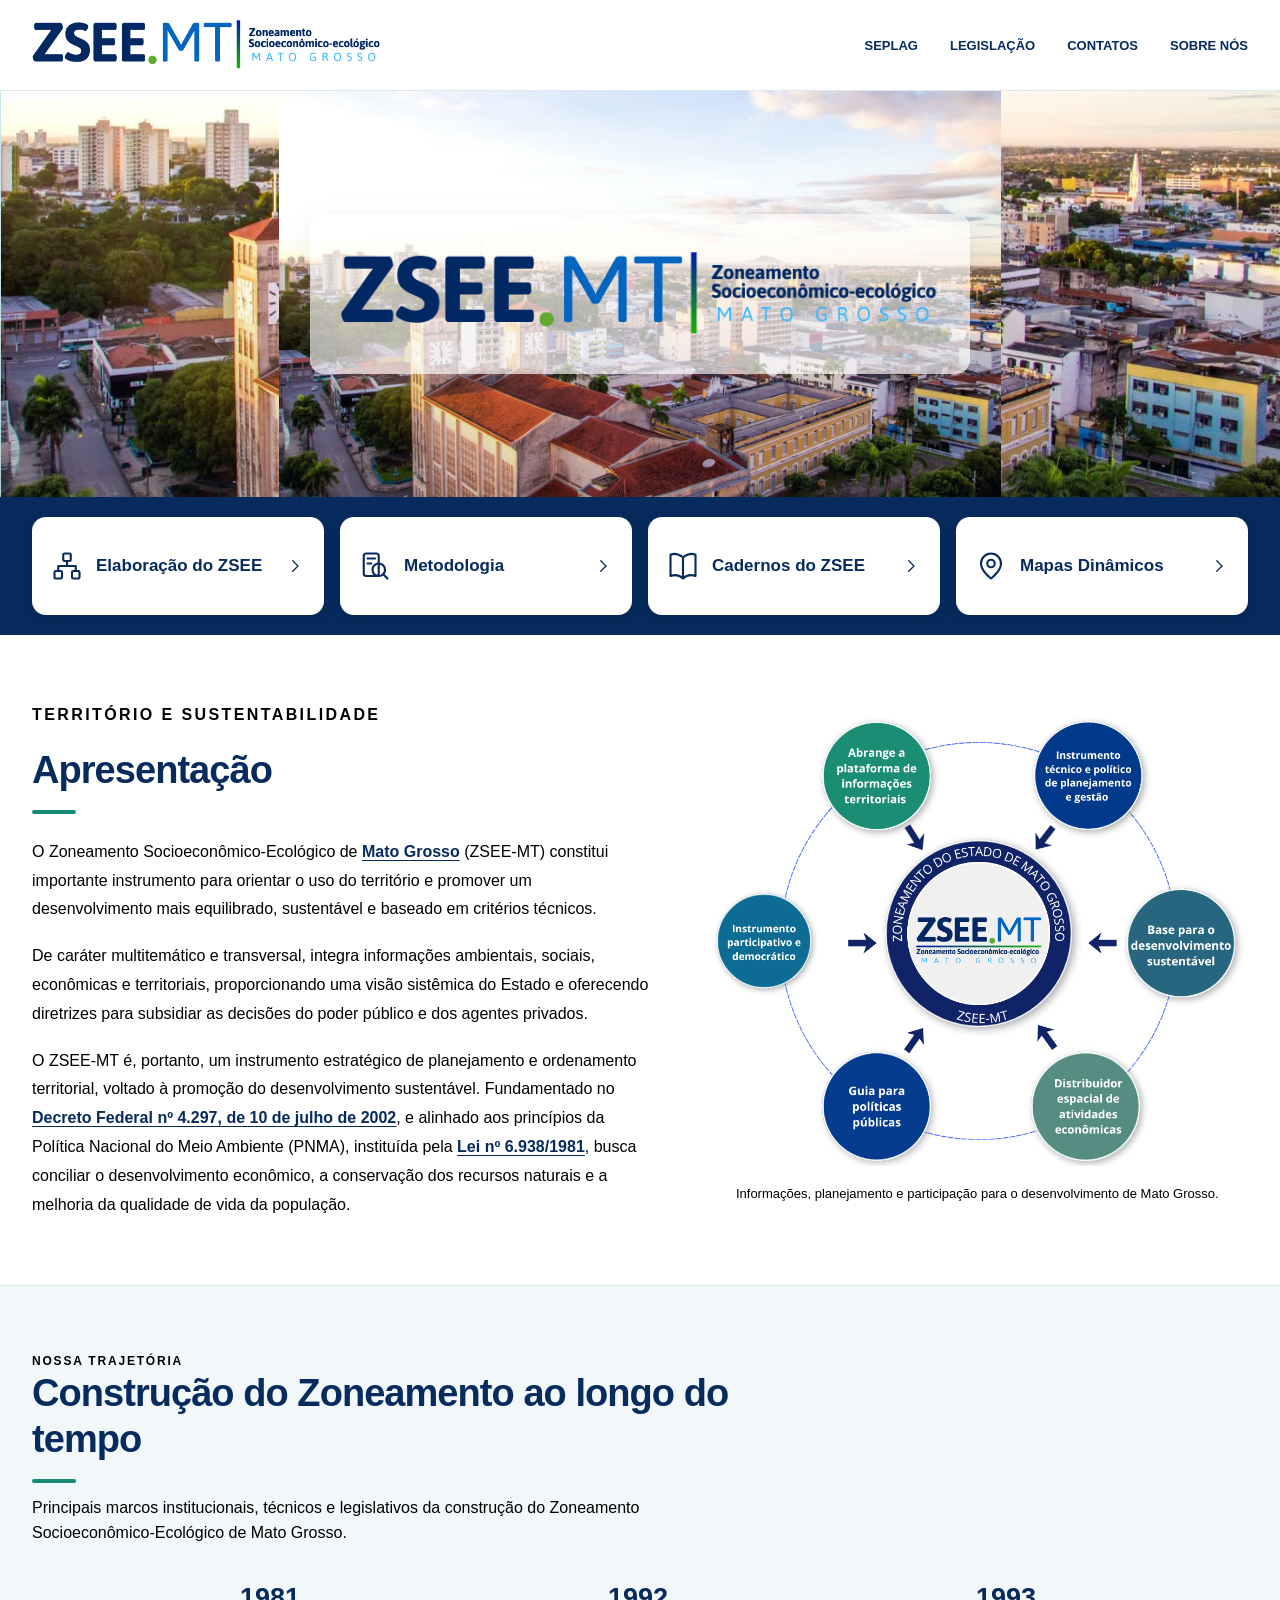
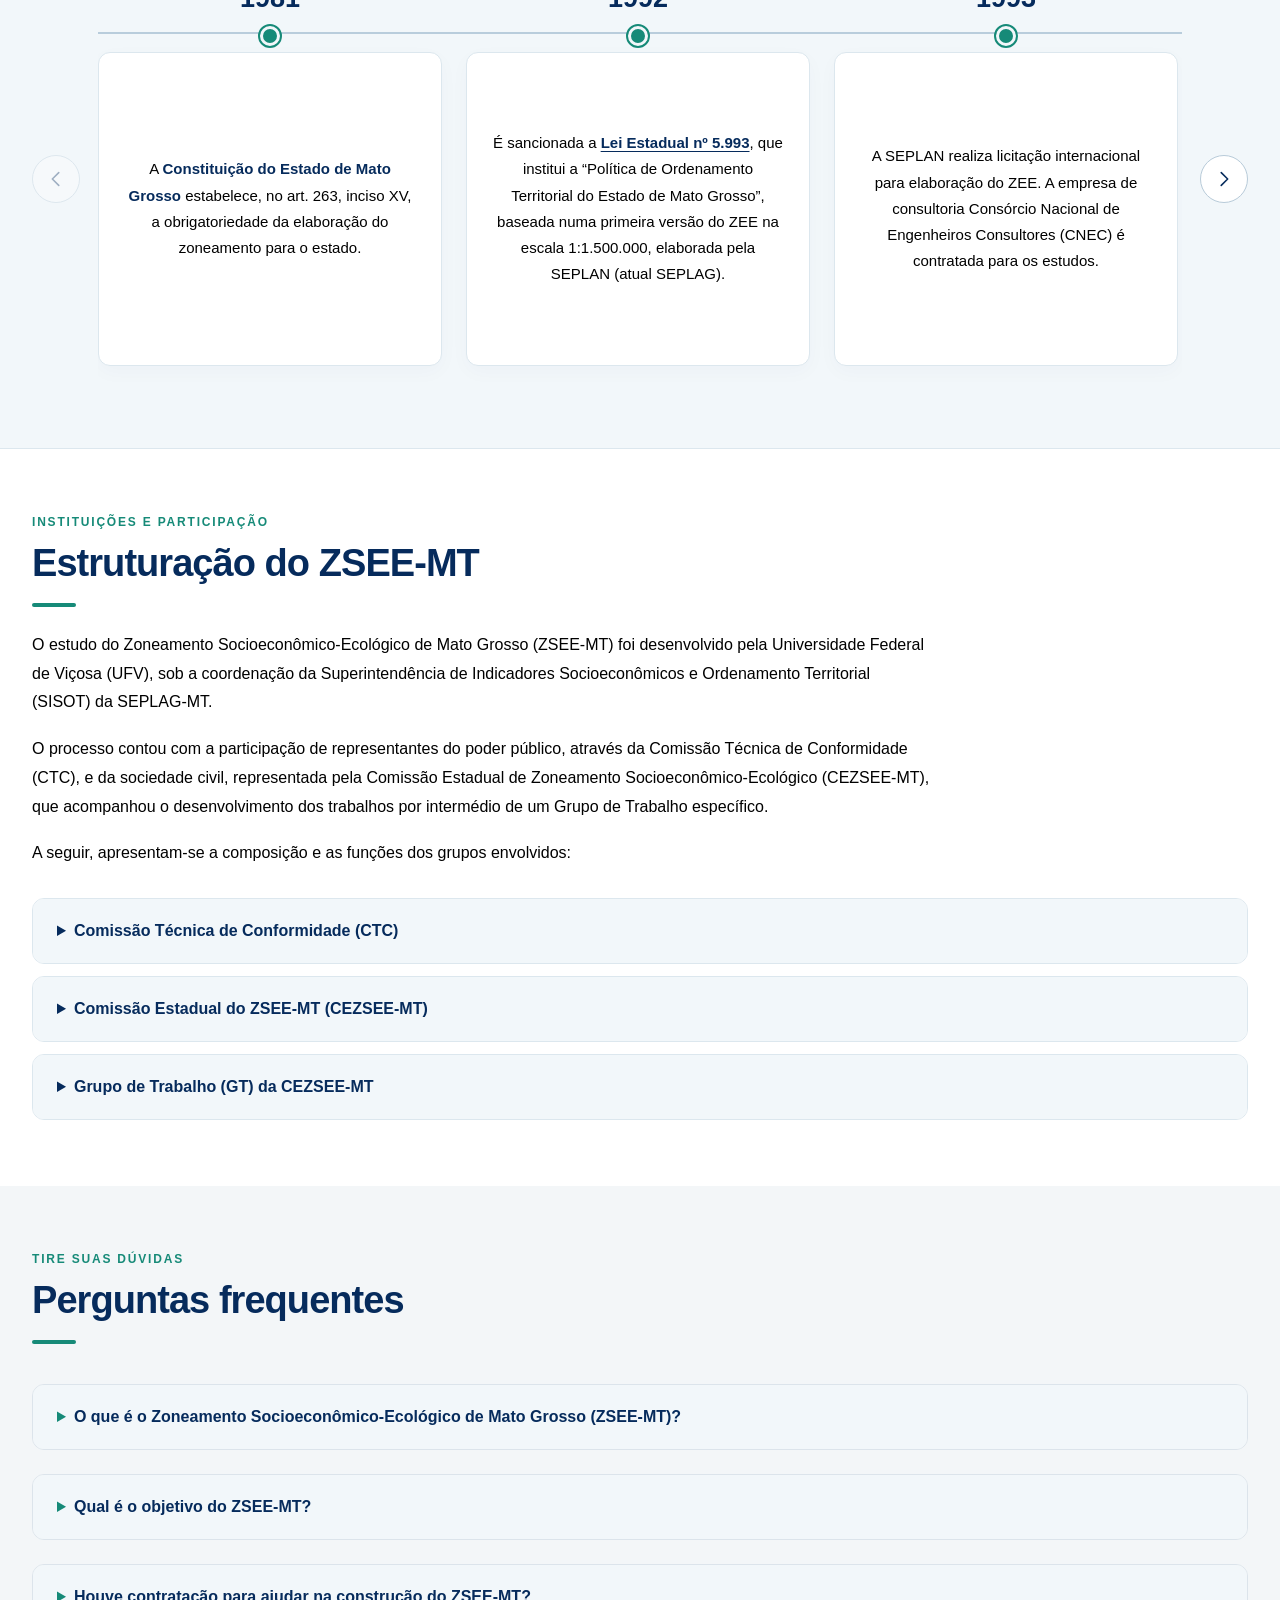
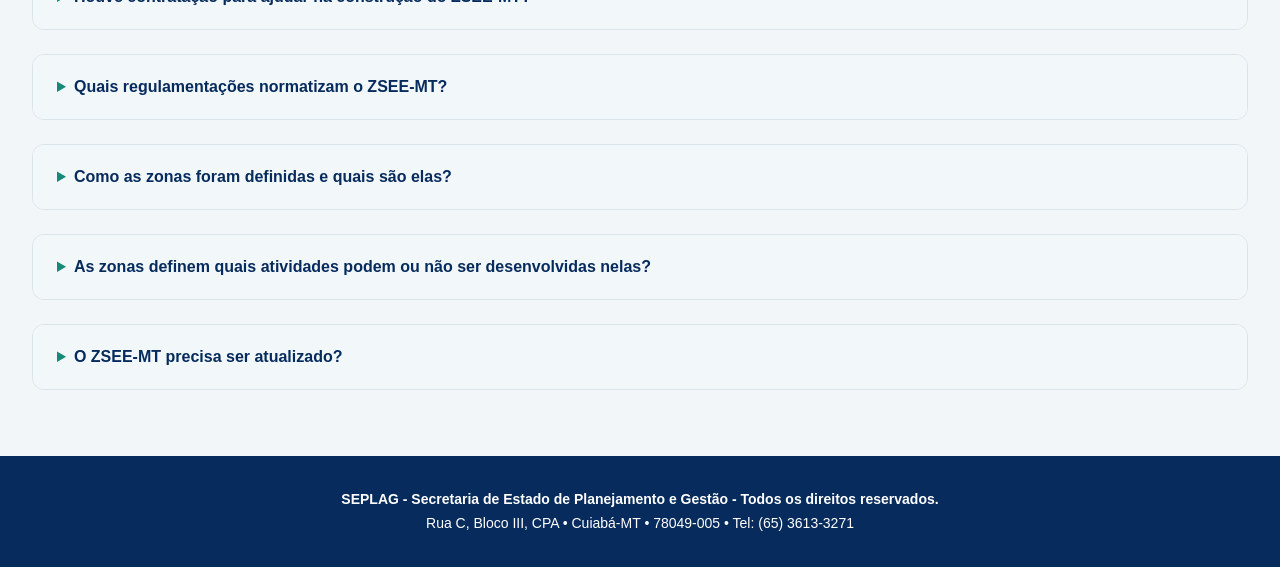
<file: zoneamento-organizado/index.html>
<!DOCTYPE html>
<html lang="pt-BR">
<head>
  <meta charset="UTF-8">
  <meta name="viewport" content="width=device-width, initial-scale=1">

  <title>ZSEE-MT — Zoneamento Socioeconômico-Ecológico de Mato Grosso</title>

  <meta
    name="description"
    content="Conheça o Zoneamento Socioeconômico-Ecológico de Mato Grosso, sua trajetória e as instituições participantes."
  >

  <link rel="icon" href="assets/imagens/logo.png">
  <link rel="stylesheet" href="assets/css/site.css">

  

  <style>
    /* Centralização dos anos, círculos e textos da cronologia. */
    .timeline .year {
      width: 100%;
      text-align: center;
    }

    .timeline .event::after {
      left: 50%;
      transform: translateX(-50%);
    }

    .timeline .event-card {
      display: flex;
      flex-direction: column;
      justify-content: center;
      align-items: center;
      text-align: center;
    }

    .timeline .event-card p {
      width: 100%;
      text-align: center;
    }

    /* Perguntas frequentes. */
    .faq {
      background: #f3f6f8;
    }

    .faq-list {
      display: grid;
      gap: 12px;
      margin-top: 28px;
    }

    .faq-list details {
      background: #fff;
      border: 1px solid #dce4eb;
      border-radius: 12px;
      overflow: hidden;
    }

    .faq-list summary {
      display: list-item;
      padding: 20px 24px;
      cursor: pointer;
      color: #062b5c;
      font-weight: 700;
      line-height: 1.5;
      overflow-wrap: anywhere;
    }

    .faq-list summary::marker {
      color: #168a78;
    }

    .faq-list summary:focus-visible {
      outline: 3px solid #168a78;
      outline-offset: -3px;
    }

    .faq-list details[open] summary {
      border-bottom: 1px solid #e5ebef;
      margin-bottom: 16px;
    }

    .faq-answer {
      padding: 0 24px 20px;
      color: #000;
    }

    .faq-answer p {
      margin: 0;
      color: #000;
      line-height: 1.7;
    }

    @media (max-width: 760px) {
      .faq-list summary {
        padding: 18px;
      }

      .faq-answer {
        padding: 0 18px 18px;
      }
    }

    /* Rodapé centralizado no computador e no celular. */
    .footer .footer-inner {
      display: flex;
      flex-direction: column;
      align-items: center;
      justify-content: center;
      text-align: center;
    }

    .footer .footer-inner p {
      width: 100%;
      margin: 0;
      text-align: center;
    }
  </style>
  
</head>

<body>
  <a class="skip" href="#conteudo">Ir para o conteúdo</a>

  <header class="header">
    <div class="container header-inner">
      <a
        class="brand"
        href="https://geodados.mt.gov.br/portal/apps/experiencebuilder/experience/?id=e1c86d6bca2d4fd8ab92141e2c3c7e5a&amp;draft=true"
        target="_blank"
        rel="noopener noreferrer"
        aria-label="ZSEE-MT — início"
      >
        <img
          src="assets/imagens/logo.png"
          width="636"
          height="103"
          alt="ZSEE-MT — Zoneamento Socioeconômico-Ecológico de Mato Grosso"
        >
      </a>

      <button
        class="menu-toggle"
        type="button"
        aria-controls="main-nav"
        aria-expanded="false"
        aria-label="Abrir menu"
      >
        <svg viewBox="0 0 24 24" aria-hidden="true">
          <path d="M3 6h18M3 12h18M3 18h18"/>
        </svg>
      </button>

      <nav class="nav" id="main-nav" aria-label="Menu principal">
        <a
          href="https://www.seplag.mt.gov.br/"
          target="_blank"
          rel="noopener noreferrer"
        >SEPLAG</a>

        <a
          href="https://iframe.leisestaduais.com.br/mt?origin=instituicao"
          target="_blank"
          rel="noopener noreferrer"
        >LEGISLAÇÃO</a>

        <a
          href="https://www.seplag.mt.gov.br/atendimento"
          target="_blank"
          rel="noopener noreferrer"
        >CONTATOS</a>

        <a
          href="https://geodados.mt.gov.br/portal/apps/experiencebuilder/experience/?id=e1c86d6bca2d4fd8ab92141e2c3c7e5a&amp;page=Sobre&amp;views=Exibir-7"
          target="_blank"
          rel="noopener noreferrer"
        >SOBRE NÓS</a>
      </nav>
    </div>
  </header>

  <main id="conteudo">
    <!-- Vídeo de capa e logo. -->
    <section
      class="hero"
      id="inicio"
      aria-label="Zoneamento Socioeconômico-Ecológico de Mato Grosso"
    >
      <video
        class="hero-video"
        data-mobile-src="assets/videos/capa-celular.mp4"
        data-mobile-poster="assets/imagens/capa-celular.jpg"
        data-src="assets/videos/capa.mp4"
        poster="assets/imagens/capa.jpg"
        muted
        loop
        playsinline
        preload="none"
        aria-hidden="true"
        disablepictureinpicture
      ></video>

      <div class="container hero-inner">
        <div class="hero-logo">
          <img
            src="assets/imagens/logo.png"
            width="636"
            height="103"
            alt="ZSEE-MT — Zoneamento Socioeconômico-Ecológico de Mato Grosso"
          >
        </div>
      </div>
    </section>

    <!-- Acessos principais: links abrem em novas guias. -->
    <nav class="access-band" aria-label="Acessos ao zoneamento">
      <div class="container access-grid">
        <a
          class="access-card"
          href="https://geodados.mt.gov.br/portal/apps/experiencebuilder/experience/?draft=true&amp;id=e1c86d6bca2d4fd8ab92141e2c3c7e5a&amp;page=Elabora%C3%A7%C3%A3o-do-ZSEE"
          target="_blank"
          rel="noopener noreferrer"
        >
          <svg viewBox="0 0 24 24" aria-hidden="true">
            <rect x="9" y="2" width="6" height="6" rx="1"/>
            <rect x="2" y="16" width="6" height="6" rx="1"/>
            <rect x="16" y="16" width="6" height="6" rx="1"/>
            <path d="M12 8v4M5 16v-4h14v4"/>
          </svg>

          <span>Elaboração do ZSEE</span>

          <svg viewBox="0 0 24 24" aria-hidden="true" class="arrow">
            <path d="m9 5 7 7-7 7"/>
          </svg>
        </a>

        <a
          class="access-card"
          href="https://geodados.mt.gov.br/portal/apps/experiencebuilder/experience/?draft=true&amp;id=e1c86d6bca2d4fd8ab92141e2c3c7e5a&amp;page=Metodologia"
          target="_blank"
          rel="noopener noreferrer"
        >
          <svg viewBox="0 0 24 24" aria-hidden="true">
            <rect x="3" y="2" width="12" height="18" rx="2"/>
            <path d="M6 6h6M6 10h3"/>
            <circle cx="15" cy="15" r="5"/>
            <path d="m19 19 3 3"/>
          </svg>

          <span>Metodologia</span>

          <svg viewBox="0 0 24 24" aria-hidden="true" class="arrow">
            <path d="m9 5 7 7-7 7"/>
          </svg>
        </a>

        <a
          class="access-card"
          href="https://geodados.mt.gov.br/portal/apps/experiencebuilder/experience/?draft=true&amp;id=e1c86d6bca2d4fd8ab92141e2c3c7e5a&amp;page=Cadernos-do-ZSEE-"
          target="_blank"
          rel="noopener noreferrer"
        >
          <svg viewBox="0 0 24 24" aria-hidden="true">
            <path d="M12 5C8 2 4 2 2 3v17c3-1 7-1 10 2 3-3 7-3 10-2V3c-2-1-6-1-10 2Zm0 0v17"/>
          </svg>

          <span>Cadernos do ZSEE</span>

          <svg viewBox="0 0 24 24" aria-hidden="true" class="arrow">
            <path d="m9 5 7 7-7 7"/>
          </svg>
        </a>

        <button
          type="button"
          class="access-card"
          id="mapas-pendente"
        >
          <svg viewBox="0 0 24 24" aria-hidden="true">
            <path d="M20 10c0 6-8 12-8 12S4 16 4 10a8 8 0 1 1 16 0Z"/>
            <circle cx="12" cy="10" r="3"/>
          </svg>

          <span>Mapas Dinâmicos</span>

          <svg viewBox="0 0 24 24" aria-hidden="true" class="arrow">
            <path d="m9 5 7 7-7 7"/>
          </svg>
        </button>
      </div>
    </nav>

    <!-- Apresentação. -->
    <section class="section" id="apresentacao">
      <div class="container presentation-grid">
        <div class="prose">
          <p class="eyebrow">Território e sustentabilidade</p>
          <h1>Apresentação</h1>

          <p>
            O Zoneamento Socioeconômico-Ecológico de
            <a
              href="https://intergeo.intermat.mt.gov.br/portal/apps/storymaps/stories/40b98299f78f4cb0a5e216b1f33e4337"
              target="_blank"
              rel="noopener noreferrer"
            >Mato Grosso</a>
            (ZSEE-MT) constitui importante instrumento para orientar o uso
            do território e promover um desenvolvimento mais equilibrado,
            sustentável e baseado em critérios técnicos.
          </p>

          <p>
            De caráter multitemático e transversal, integra informações
            ambientais, sociais, econômicas e territoriais, proporcionando
            uma visão sistêmica do Estado e oferecendo diretrizes para
            subsidiar as decisões do poder público e dos agentes privados.
          </p>

          <p>
            O ZSEE-MT é, portanto, um instrumento estratégico de planejamento
            e ordenamento territorial, voltado à promoção do desenvolvimento
            sustentável. Fundamentado no
            <a
              href="https://www.planalto.gov.br/ccivil_03/decreto/2002/d4297.htm"
              target="_blank"
              rel="noopener noreferrer"
            >Decreto Federal nº 4.297, de 10 de julho de 2002</a>,
            e alinhado aos princípios da Política Nacional do Meio Ambiente
            (PNMA), instituída pela
            <a
              href="https://www.planalto.gov.br/ccivil_03/leis/l6938.htm"
              target="_blank"
              rel="noopener noreferrer"
            >Lei nº 6.938/1981</a>,
            busca conciliar o desenvolvimento econômico, a conservação dos
            recursos naturais e a melhoria da qualidade de vida da população.
          </p>
        </div>

        <figure class="flowchart">
          <img
            src="assets/imagens/fluxograma.png"
            width="994"
            height="826"
            loading="lazy"
            alt="Fluxograma do ZSEE-MT: plataforma de informações territoriais; instrumento técnico e político de planejamento e gestão; base para o desenvolvimento sustentável; distribuidor espacial de atividades econômicas; guia para políticas públicas; instrumento participativo e democrático."
          >

          <figcaption>
            Informações, planejamento e participação para o desenvolvimento
            de Mato Grosso.
          </figcaption>
        </figure>
      </div>
    </section>

    <!-- Cronologia. -->
    <section class="section history" id="cronologia">
      <div class="container">
        <div class="history-header">
          <div>
            <p class="eyebrow">Nossa trajetória</p>
            <h2>Construção do Zoneamento ao longo do tempo</h2>

            <p>
              Principais marcos institucionais, técnicos e legislativos
              da construção do Zoneamento Socioeconômico-Ecológico de
              Mato Grosso.
            </p>
          </div>
        </div>

        <div class="carousel-shell">
          <button
            class="round-button"
            id="previous-year"
            type="button"
            aria-label="Ver marco anterior"
            aria-controls="timeline"
          >
            <svg viewBox="0 0 24 24" aria-hidden="true">
              <path d="m15 5-7 7 7 7"/>
            </svg>
          </button>

          <div
            class="timeline"
            id="timeline"
            role="region"
            aria-label="Cronologia do ZSEE-MT"
            aria-describedby="timeline-help"
            tabindex="0"
          >
            <article class="event">
              <h3 class="year">1981</h3>
              <div class="event-card">
                <p>
                  A <strong>Constituição do Estado de Mato Grosso</strong>
                  estabelece, no art. 263, inciso XV, a obrigatoriedade
                  da elaboração do zoneamento para o estado.
                </p>
              </div>
            </article>

            <article class="event">
              <h3 class="year">1992</h3>
              <div class="event-card">
                <p>
                  É sancionada a
                  <a
                    class="law"
                    href="https://leisestaduais.com.br/mt/lei-ordinaria-n-5993-1992-mato-grosso-institui-a-politica-de-planejamento-e-ordenamento-territorial-do-estado-de-mato-grosso-e-da-outras-providencias"
                    target="_blank"
                    rel="noopener noreferrer"
                  >Lei Estadual nº 5.993</a>,
                  que institui a “Política de Ordenamento Territorial
                  do Estado de Mato Grosso”, baseada numa primeira versão
                  do ZEE na escala 1:1.500.000, elaborada pela SEPLAN
                  (atual SEPLAG).
                </p>
              </div>
            </article>

            <article class="event">
              <h3 class="year">1993</h3>
              <div class="event-card">
                <p>
                  A SEPLAN realiza licitação internacional para elaboração
                  do ZEE. A empresa de consultoria Consórcio Nacional de
                  Engenheiros Consultores (CNEC) é contratada para os estudos.
                </p>
              </div>
            </article>

            <article class="event">
              <h3 class="year">1994</h3>
              <div class="event-card">
                <p>
                  É dado o início oficial dos trabalhos técnicos
                  da licitação internacional.
                </p>
              </div>
            </article>

            <article class="event">
              <h3 class="year">1995</h3>
              <div class="event-card">
                <p>
                  É sancionada a
                  <a
                    class="law"
                    href="https://www.al.mt.gov.br/norma-juridica/urn:lex:br;mato.grosso:estadual:lei.complementar:1995-11-21;38/ficha-tecnica"
                    target="_blank"
                    rel="noopener noreferrer"
                  >Lei Complementar nº 38</a>,
                  que institui o Código Ambiental de Mato Grosso,
                  incluindo o zoneamento como instrumento da Política
                  Estadual de Meio Ambiente.
                </p>
              </div>
            </article>

            <article class="event">
              <h3 class="year">2000</h3>
              <div class="event-card">
                <p>
                  Ocorre a conclusão dos estudos técnicos do ZEE,
                  iniciados em 1994.
                </p>
              </div>
            </article>

            <article class="event">
              <h3 class="year">2004</h3>
              <div class="event-card">
                <p>
                  O Poder Executivo de MT envia à Assembleia Legislativa
                  um projeto de lei sobre o zoneamento. Em 2005,
                  o projeto é retirado para revisão.
                </p>
              </div>
            </article>

            <article class="event">
              <h3 class="year">2005–2007</h3>
              <div class="event-card">
                <p>
                  A <strong>Embrapa Solos</strong> é contratada para revisar
                  a proposta. Um seminário técnico é realizado com
                  representantes da SEPLAN, SEMA, MMA e outras instituições.
                </p>
              </div>
            </article>

            <article class="event">
              <h3 class="year">2008</h3>
              <div class="event-card">
                <p>
                  É criada a <strong>Comissão Estadual de Zoneamento
                  Socioeconômico-Ecológico (CEZSEE/MT)</strong>
                  pelo Decreto Estadual nº 1.139.
                </p>
                <p>
                  O Governador Blairo Maggi envia à Assembleia Legislativa
                  o Projeto de Lei nº 273/2008, instituindo a Política
                  de Planejamento e Ordenamento Territorial do Estado.
                </p>
              </div>
            </article>

            <article class="event">
              <h3 class="year">2008–2009</h3>
              <div class="event-card">
                <p>
                  A Assembleia Legislativa promove seminários técnicos
                  e audiências públicas nas 12 regiões de planejamento
                  do estado. Participam mais de 50 mil pessoas.
                </p>
              </div>
            </article>

            <article class="event">
              <h3 class="year">2009</h3>
              <div class="event-card">
                <p>
                  É apresentado o substitutivo integral ao PL 273/2008
                  pelo Deputado Alexandre César.
                </p>
              </div>
            </article>

            <article class="event">
              <h3 class="year">2010</h3>
              <div class="event-card">
                <p>
                  Dois novos substitutivos integrais são apresentados
                  por lideranças partidárias, com atualizações
                  e ajustes à proposta anterior.
                </p>
                <p>
                  É aprovado o terceiro substitutivo integral,
                  com 17 emendas, em segunda votação
                  pela Assembleia Legislativa.
                </p>
                <p>
                  A redação final do projeto é aprovada
                  e encaminhada ao Poder Executivo.
                </p>
              </div>
            </article>

            <article class="event">
              <h3 class="year">2011</h3>
              <div class="event-card">
                <p>
                  É sancionada a <strong>Lei Estadual nº 9.523/2011</strong>,
                  que institui oficialmente o ZSEE/MT.
                </p>
                <p>
                  O Ministério Público de MT propõe a Ação Civil Pública
                  nº 1067-82.2011.811.0082, questionando a legalidade
                  da Lei nº 9.523/2011. Uma liminar suspende seus efeitos.
                </p>
              </div>
            </article>

            <article class="event">
              <h3 class="year">2012</h3>
              <div class="event-card">
                <p>
                  Apesar da liminar, o Governo de MT submete o ZSEE/MT
                  à Comissão Coordenadora do ZEE no Território Nacional
                  (CCZEE) para avaliação.
                </p>
              </div>
            </article>

            <article class="event">
              <h3 class="year">2016</h3>
              <div class="event-card">
                <p>
                  A decisão de mérito da ação civil, proferida pelo Juízo,
                  suspende definitivamente os artigos da Lei nº 9.523/2011
                  referentes ao ZSEE-MT.
                </p>
              </div>
            </article>

            <article class="event">
              <h3 class="year">2017</h3>
              <div class="event-card">
                <p>
                  É publicado o <strong>Decreto nº 883/2017</strong>,
                  que institui a Comissão Estadual do ZSEE/MT (CEZSEE/MT),
                  incluindo representantes do governo e da sociedade civil
                  para acompanhar e avaliar o zoneamento.
                </p>
              </div>
            </article>
          </div>

          <button
            class="round-button"
            id="next-year"
            type="button"
            aria-label="Ver próximo marco"
            aria-controls="timeline"
          >
            <svg viewBox="0 0 24 24" aria-hidden="true">
              <path d="m9 5 7 7-7 7"/>
            </svg>
          </button>
        </div>

        <p class="sr-only" id="timeline-help">
          Use as setas para explorar os anos.
          No celular, deslize os cartões para os lados.
        </p>

        <p
          class="sr-only"
          id="timeline-status"
          role="status"
          aria-live="polite"
        ></p>
      </div>
    </section>

    <!-- Estruturação. -->
    <section class="section" id="estrutura">
      <div class="container">
        <p class="eyebrow">Instituições e participação</p>
        <h2>Estruturação do ZSEE-MT</h2>

        <div class="prose structure-intro">
          <p>
            O estudo do Zoneamento Socioeconômico-Ecológico de Mato Grosso
            (ZSEE-MT) foi desenvolvido pela Universidade Federal de Viçosa
            (UFV), sob a coordenação da Superintendência de Indicadores
            Socioeconômicos e Ordenamento Territorial (SISOT) da SEPLAG-MT.
          </p>

          <p>
            O processo contou com a participação de representantes do
            poder público, através da Comissão Técnica de Conformidade
            (CTC), e da sociedade civil, representada pela Comissão Estadual
            de Zoneamento Socioeconômico-Ecológico (CEZSEE-MT), que acompanhou
            o desenvolvimento dos trabalhos por intermédio de um Grupo de
            Trabalho específico.
          </p>

          <p>
            A seguir, apresentam-se a composição e as funções
            dos grupos envolvidos:
          </p>
        </div>

        <div class="groups">
          <details>
            <summary>Comissão Técnica de Conformidade (CTC)</summary>
            <div class="group-content">
              <div class="entity-grid" id="instituicoes-ctc"></div>
            </div>
          </details>

          <details>
            <summary>Comissão Estadual do ZSEE-MT (CEZSEE-MT)</summary>
            <div class="group-content">
              <div class="entity-grid" id="instituicoes-cezsee"></div>
            </div>
          </details>

          <details>
            <summary>Grupo de Trabalho (GT) da CEZSEE-MT</summary>
            <div class="group-content">
              <div class="entity-grid" id="instituicoes-gt"></div>
            </div>
          </details>
        </div>
      </div>
    </section>

    <!-- Perguntas frequentes, após Estruturação. -->
    <section
      class="section faq"
      id="perguntas-frequentes"
      aria-labelledby="faq-title"
    >
      <div class="container">
        <p class="eyebrow">Tire suas dúvidas</p>
        <h2 id="faq-title">Perguntas frequentes</h2>

        <div class="faq-list">
          <details>
            <summary>
              O que é o Zoneamento Socioeconômico-Ecológico
              de Mato Grosso (ZSEE-MT)?
            </summary>
            <div class="faq-answer">
              <p>Resposta em elaboração.</p>
            </div>
          </details>

          <details>
            <summary>Qual é o objetivo do ZSEE-MT?</summary>
            <div class="faq-answer">
              <p>Resposta em elaboração.</p>
            </div>
          </details>

          <details>
            <summary>
              Houve contratação para ajudar na construção do ZSEE-MT?
            </summary>
            <div class="faq-answer">
              <p>Resposta em elaboração.</p>
            </div>
          </details>

          <details>
            <summary>
              Quais regulamentações normatizam o ZSEE-MT?
            </summary>
            <div class="faq-answer">
              <p>Resposta em elaboração.</p>
            </div>
          </details>

          <details>
            <summary>
              Como as zonas foram definidas e quais são elas?
            </summary>
            <div class="faq-answer">
              <p>Resposta em elaboração.</p>
            </div>
          </details>

          <details>
            <summary>
              As zonas definem quais atividades podem
              ou não ser desenvolvidas nelas?
            </summary>
            <div class="faq-answer">
              <p>Resposta em elaboração.</p>
            </div>
          </details>

          <details>
            <summary>O ZSEE-MT precisa ser atualizado?</summary>
            <div class="faq-answer">
              <p>Resposta em elaboração.</p>
            </div>
          </details>
        </div>
      </div>
    </section>
  </main>

  <!-- Rodapé sem a imagem da SEPLAG. -->
 <footer class="footer">
  <div
    class="container footer-inner"
    style="
      display: flex;
      flex-direction: column;
      align-items: center;
      justify-content: center;
      text-align: center;
      margin-left: auto;
      margin-right: auto;
    "
  >
    <p style="width: 100%; max-width: none; margin: 0; text-align: center;">
      <strong>
        SEPLAG - Secretaria de Estado de Planejamento e Gestão -
        Todos os direitos reservados.
      </strong>
      <br>
      Rua C, Bloco III, CPA • Cuiabá-MT • 78049-005 •
      Tel: (65) 3613-3271
    </p>
  </div>
</footer>

  <dialog id="pending-link" aria-labelledby="pending-title">
    <h2 id="pending-title">Mapas Dinâmicos</h2>
    <p>O endereço desta página será disponibilizado em breve.</p>
    <button type="button" class="dialog-close">Fechar</button>
  </dialog>

  <!--
    O JavaScript desta página está incluído abaixo.
    Não adicione site.js ou navegacao.js neste HTML,
    pois versões anteriores podem alterar os links.
  -->
  <script>
    /* Menu para celular. */
    const menuButton = document.querySelector('.menu-toggle');
    const navigation = document.querySelector('.nav');

    function closeMenu() {
      navigation.classList.remove('open');
      menuButton.setAttribute('aria-expanded', 'false');
      menuButton.setAttribute('aria-label', 'Abrir menu');
    }

    menuButton.addEventListener('click', () => {
      const open = menuButton.getAttribute('aria-expanded') !== 'true';

      navigation.classList.toggle('open', open);
      menuButton.setAttribute('aria-expanded', String(open));
      menuButton.setAttribute(
        'aria-label',
        open ? 'Fechar menu' : 'Abrir menu'
      );
    });

    document.addEventListener('keydown', event => {
      if (
        event.key === 'Escape' &&
        menuButton.getAttribute('aria-expanded') === 'true'
      ) {
        closeMenu();
        menuButton.focus();
      }
    });

    document.addEventListener('click', event => {
      if (!event.target.closest('.header')) {
        closeMenu();
      }
    });

    navigation.addEventListener('click', event => {
      if (event.target.closest('a')) {
        closeMenu();
      }
    });

    matchMedia('(min-width:761px)').addEventListener('change', closeMenu);

    /* Aviso para Mapas Dinâmicos, ainda sem endereço. */
    const dialog = document.querySelector('#pending-link');

    document.querySelector('#mapas-pendente').addEventListener('click', () => {
      dialog.showModal();
    });

    document.querySelector('.dialog-close').addEventListener('click', () => {
      dialog.close();
    });

    /* Instituições: mesmos nomes, imagens e grupos do código enviado. */
    const instituicoes = {
      seplag: [
        'SEPLAG',
        'Secretaria de Estado de Planejamento e Gestão',
        'logo-estado.jpg'
      ],
      sema: [
        'SEMA',
        'Secretaria de Estado do Meio Ambiente',
        'logo-estado.jpg'
      ],
      sedec: [
        'SEDEC',
        'Secretaria de Estado de Desenvolvimento Econômico',
        'logo-estado.jpg'
      ],
      intermat: [
        'INTERMAT',
        'Instituto de Terras de Mato Grosso',
        'logo-estado.jpg'
      ],
      unemat: [
        'UNEMAT',
        'Universidade Estadual de Mato Grosso',
        'unemat.png'
      ],
      escola: [
        'Escola de Governo do Estado de Mato Grosso',
        '',
        'logo-estado.jpg'
      ],
      seaf: [
        'SEAF',
        'Secretaria de Estado de Agricultura Familiar',
        'logo-estado.jpg'
      ],
      sefaz: [
        'SEFAZ',
        'Secretaria de Estado de Fazenda',
        'logo-estado.jpg'
      ],
      ses: [
        'SES',
        'Secretaria de Estado de Saúde',
        'logo-estado.jpg'
      ],
      sesp: [
        'SESP',
        'Secretaria de Estado de Segurança',
        'logo-estado.jpg'
      ],
      ufmt: [
        'UFMT',
        'Universidade Federal de Mato Grosso',
        'ufmt.jpg'
      ],
      fepoimt: [
        'FEPOIMT',
        'Federação dos Povos e Organizações Indígenas de MT',
        'fepoimt.jpg'
      ],
      irikixi: [
        'Associação Indígena Irikixi Pitukwa',
        '',
        ''
      ],
      omicrikanas: [
        'Comunidade Indígena Omicrikanas',
        '',
        ''
      ],
      isa: [
        'ISA',
        'Instituto Socioambiental',
        'isa.png'
      ],
      icv: [
        'ICV',
        'Instituto Centro de Vida',
        'icv.jpg'
      ],
      opan: [
        'OPAN',
        'Operação Amazônia Nativa',
        'opan.jpg'
      ],
      cipem: [
        'CIPEM',
        'Centro das Indústrias Produtoras e Exportadoras de Madeira de MT',
        'cipem.png'
      ],
      imea: [
        'IMEA',
        'Instituto Mato-Grossense de Economia Agropecuária',
        'imea.png'
      ],
      funai: [
        'FUNAI',
        'Fundação Nacional dos Povos Indígenas',
        'funai.png'
      ],
      sinfra: [
        'SINFRA',
        'Secretaria de Estado de Infraestrutura',
        'logo-estado.jpg'
      ],
      casacivil: [
        'Casa Civil',
        '',
        'logo-estado.jpg'
      ],
      fiemt: [
        'FIEMT',
        'Federação das Indústrias no Estado de Mato Grosso',
        'fiemt.png'
      ],
      fetagri: [
        'FETAGRI',
        'Federação dos Trabalhadores na Agricultura de MT',
        'fetagri.jpg'
      ],
      feevida: [
        'Associação Fé e Vida',
        'Representante das Comunidades',
        'fe-e-vida.jpeg'
      ],
      xaraies: [
        'ASSOCIAÇÃO XARAIÉS',
        '',
        'xaraies.jpg'
      ],
      famato: [
        'FAMATO',
        'Federação de Agricultura e Pecuária de Mato Grosso',
        'famato.png'
      ],
      amm: [
        'AMM',
        'Associação Mato-grossense dos Municípios',
        'amm.jpg'
      ],
      cta: [
        'CTA',
        'Centro de Tecnologia Alternativa',
        'cta.jpg'
      ],
      gaia: [
        'INSTITUTO GAIA',
        '',
        'instituto-gaia.webp'
      ],
      icmbio: [
        'ICMBIO',
        'Instituto Chico Mendes',
        'icmbio.png'
      ],
      incra: [
        'INCRA',
        'Instituto Nacional de Colonização e Reforma Agrária',
        'incra.jpg'
      ]
    };

    const grupos = {
      'instituicoes-ctc': [
        'seplag', 'sema', 'sedec', 'intermat',
        'unemat', 'escola', 'seaf', 'sefaz'
      ],
      'instituicoes-cezsee': [
        'seplag', 'sema', 'sedec', 'intermat', 'ses', 'sesp',
        'ufmt', 'fepoimt', 'irikixi', 'omicrikanas', 'isa',
        'icv', 'opan', 'cipem', 'imea', 'funai', 'unemat',
        'sinfra', 'seaf', 'casacivil', 'fiemt', 'fetagri',
        'feevida', 'xaraies', 'famato', 'amm', 'cta',
        'gaia', 'icmbio', 'incra'
      ],
      'instituicoes-gt': [
        'seplag', 'seaf', 'ufmt', 'fepoimt', 'isa',
        'icv', 'unemat', 'fiemt', 'feevida', 'famato', 'amm'
      ]
    };

    function criarCartaoInstituicao(chave) {
      const [nome, descricao, arquivo] = instituicoes[chave];

      const article = document.createElement('article');
      article.className = 'entity-card';

      const logoWrap = document.createElement('div');
      logoWrap.className = 'logo-wrap';

      if (arquivo) {
        const imagem = document.createElement('img');
        imagem.src = 'assets/imagens/instituicoes/' + arquivo;
        imagem.alt = 'Logotipo de ' + nome;
        imagem.loading = 'lazy';
        logoWrap.appendChild(imagem);
      } else {
        const espaco = document.createElement('div');
        espaco.className = 'no-logo';
        espaco.setAttribute('aria-hidden', 'true');
        logoWrap.appendChild(espaco);
      }

      const info = document.createElement('div');
      info.className = 'entity-info';

      const titulo = document.createElement('h3');
      titulo.textContent = nome;
      info.appendChild(titulo);

      if (descricao) {
        const texto = document.createElement('p');
        texto.textContent = descricao;
        info.appendChild(texto);
      }

      article.append(logoWrap, info);
      return article;
    }

    Object.entries(grupos).forEach(([id, membros]) => {
      const container = document.getElementById(id);
      membros.forEach(chave => {
        container.appendChild(criarCartaoInstituicao(chave));
      });
    });

    /* Cronologia horizontal. */
    const timeline = document.querySelector('.timeline');
    const events = [...timeline.querySelectorAll('.event')];
    const previous = document.querySelector('#previous-year');
    const next = document.querySelector('#next-year');
    const timelineStatus = document.querySelector('#timeline-status');
    const reduced = matchMedia('(prefers-reduced-motion:reduce)');

    function step() {
      if (events.length > 1) {
        return events[1].offsetLeft - events[0].offsetLeft;
      }

      return timeline.clientWidth;
    }

    function updateTimeline() {
      const end = timeline.scrollWidth - timeline.clientWidth;

      previous.disabled = timeline.scrollLeft <= 2;
      next.disabled = timeline.scrollLeft >= end - 2;

      if (!events.length) {
        return;
      }

      const distancia = step();
      const index = distancia > 0
        ? Math.max(
            0,
            Math.min(
              events.length - 1,
              Math.round(timeline.scrollLeft / distancia)
            )
          )
        : 0;

      const ano = events[index].querySelector('.year').textContent;

      timelineStatus.textContent =
        `Ano em destaque: ${ano}. ` +
        `${index + 1} de ${events.length} marcos históricos.`;
    }

    function move(direction) {
      timeline.scrollBy({
        left: direction * step(),
        behavior: reduced.matches ? 'instant' : 'smooth'
      });
    }

    previous.addEventListener('click', () => move(-1));
    next.addEventListener('click', () => move(1));

    timeline.addEventListener('scroll', updateTimeline, {
      passive: true
    });

    new ResizeObserver(updateTimeline).observe(timeline);

    timeline.addEventListener('keydown', event => {
      if (event.target !== timeline) {
        return;
      }

      if (event.key === 'ArrowRight' || event.key === 'ArrowLeft') {
        event.preventDefault();
        move(event.key === 'ArrowRight' ? 1 : -1);
      }

      if (event.key === 'Home' || event.key === 'End') {
        event.preventDefault();

        timeline.scrollTo({
          left: event.key === 'Home' ? 0 : timeline.scrollWidth,
          behavior: reduced.matches ? 'instant' : 'smooth'
        });
      }
    });

    updateTimeline();

    /* Vídeo: versão de computador e versão de celular. */
    const video = document.querySelector('.hero-video');
    const hero = document.querySelector('.hero');
    const mobileScreen = matchMedia('(max-width:760px)');
    const desktopPoster = video.getAttribute('poster');

    let activeSource = '';

    function loadVideo() {
      const mobile = mobileScreen.matches;
      const poster = mobile
        ? video.dataset.mobilePoster
        : desktopPoster;

      video.poster = poster;
      hero.style.backgroundImage = 'url("' + poster + '")';

      if (reduced.matches) {
        video.pause();
        return;
      }

      const source = mobile
        ? video.dataset.mobileSrc
        : video.dataset.src;

      if (source !== activeSource) {
        video.pause();
        video.muted = true;
        video.src = source;
        activeSource = source;
        video.load();
      }

      video.play().catch(() => {
        /* Mantém a imagem de capa se o navegador bloquear o autoplay. */
      });
    }

    mobileScreen.addEventListener('change', loadVideo);
    reduced.addEventListener('change', loadVideo);

    loadVideo();
  </script>
</body>
</html>
</file>
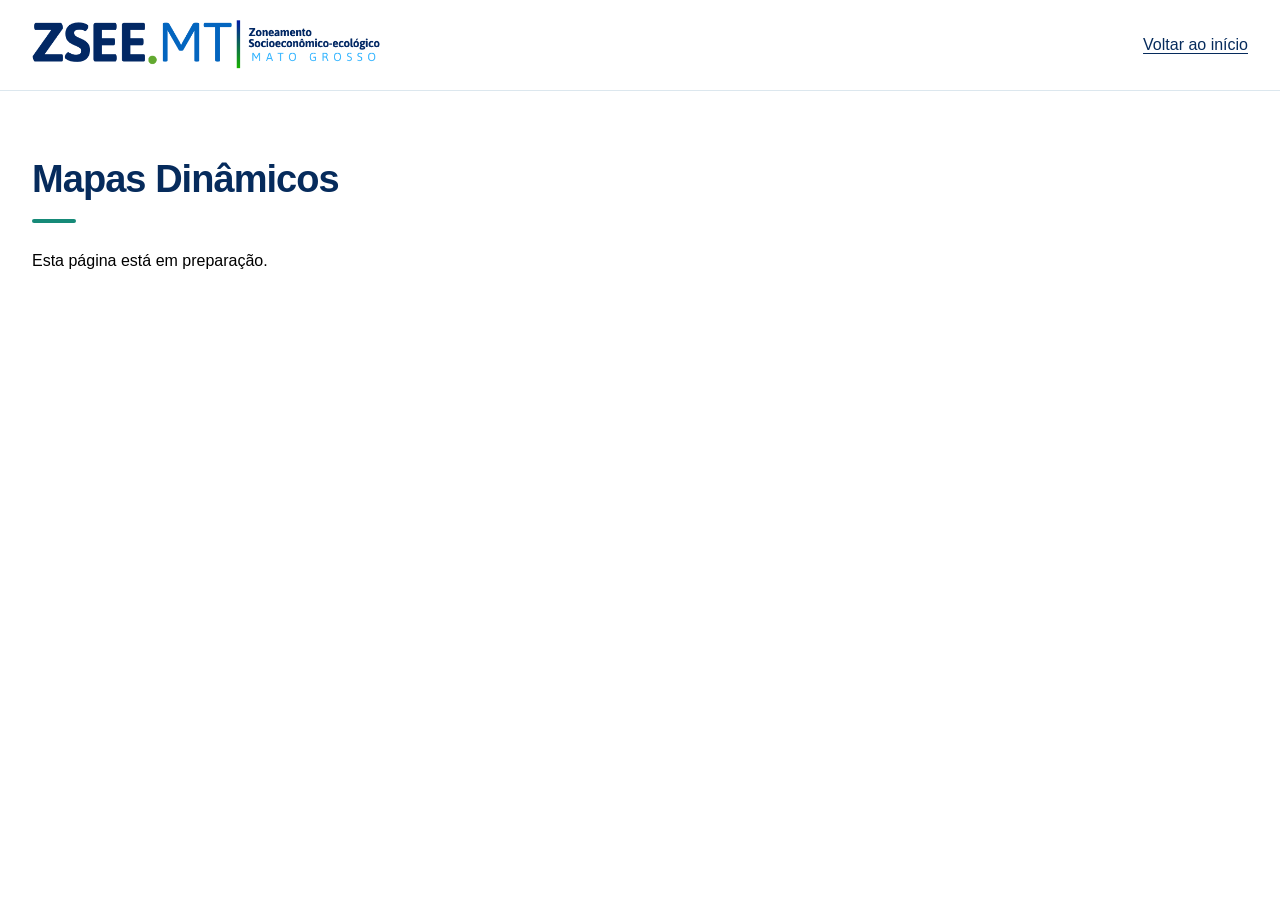
<file: zoneamento-organizado/paginas/mapas/index.html>
<!DOCTYPE html>
<html lang="pt-BR"><head><meta charset="UTF-8"><meta name="viewport" content="width=device-width,initial-scale=1"><title>Mapas Dinâmicos — ZSEE-MT</title><link rel="stylesheet" href="../../assets/css/site.css"></head><body>
<header class="header"><div class="container header-inner"><a class="brand" href="../../index.html"><img src="../../assets/imagens/logo.png" alt="ZSEE-MT — início"></a><a href="../../index.html">Voltar ao início</a></div></header>
<main class="section"><div class="container prose"><h1>Mapas Dinâmicos</h1><p>Esta página está em preparação.</p><!-- Inserir aqui o conteúdo aprovado desta página. --></div></main>
</body></html>
</file>
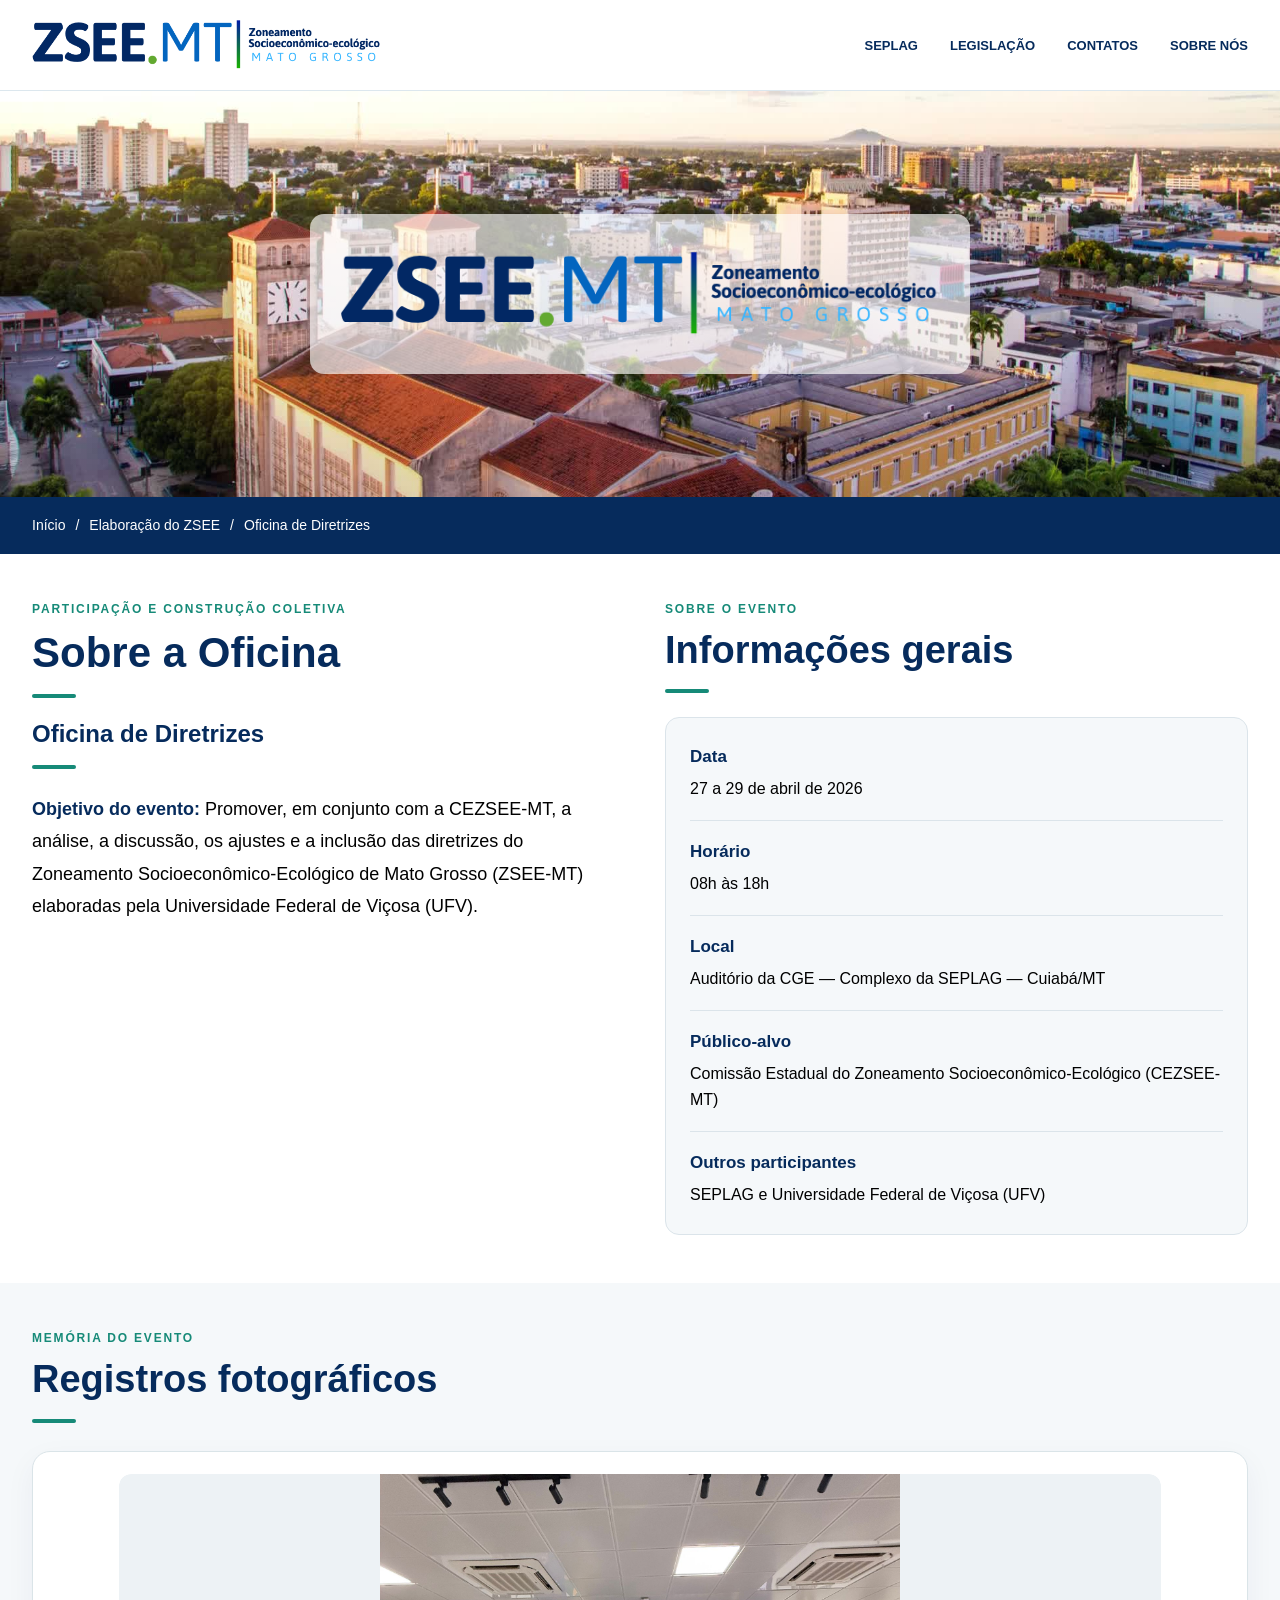
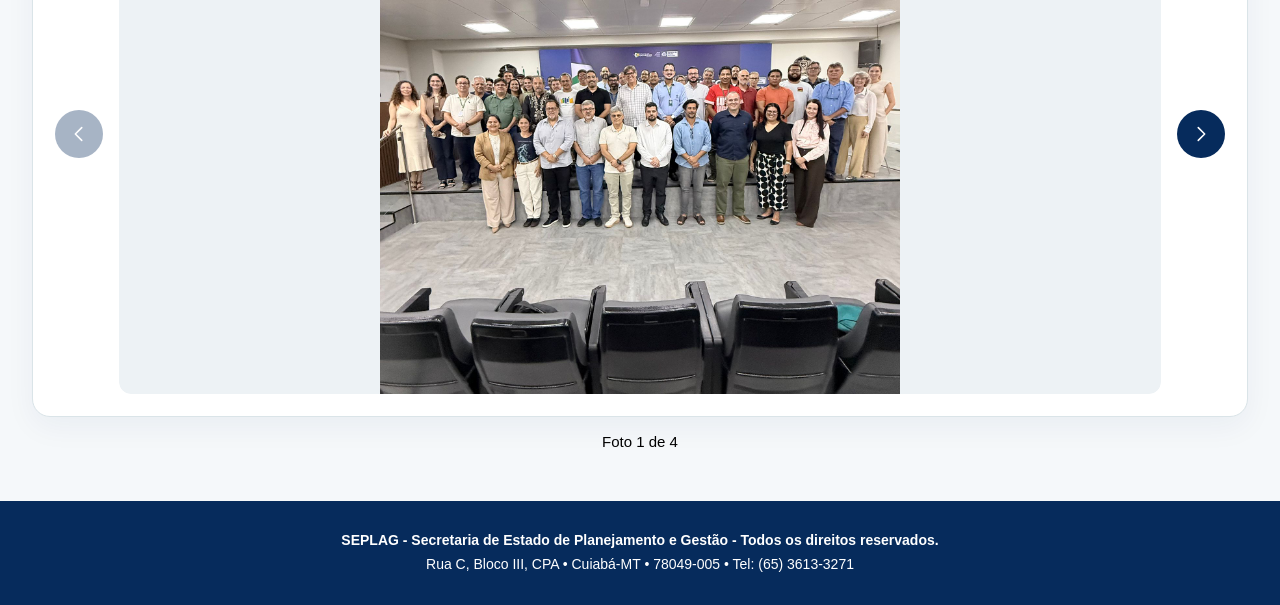
<file: zoneamento-organizado/paginas/oficina-diretrizes/index.html>
<!DOCTYPE html>
<html lang="pt-BR">
<head>
  <meta charset="UTF-8">
  <meta name="viewport" content="width=device-width, initial-scale=1">

  <title>Oficina de Diretrizes — ZSEE-MT</title>

  <meta
    name="description"
    content="Oficina de Diretrizes do ZSEE-MT, realizada de 27 a 29 de abril de 2026 em Cuiabá. Informações e registros fotográficos."
  >

  <style>
    :root {
      --navy: #062b5c;
      --green: #168a78;
      --line: #dce7ee;
      font-family: Arial, Helvetica, sans-serif;
      color: #000;
      background: #fff;
    }

    * {
      box-sizing: border-box;
    }

    body {
      margin: 0;
    }

    img {
      display: block;
      max-width: 100%;
      height: auto;
    }

    a {
      color: var(--navy);
      text-underline-offset: 3px;
    }

    button {
      font: inherit;
      cursor: pointer;
    }

    a,
    button {
      -webkit-tap-highlight-color: transparent;
    }

    a:focus-visible,
    button:focus-visible,
    [tabindex]:focus-visible {
      outline: 3px solid var(--green);
      outline-offset: 4px;
    }

    svg {
      width: 30px;
      height: 30px;
      fill: none;
      stroke: currentColor;
      stroke-width: 1.7;
      stroke-linecap: round;
      stroke-linejoin: round;
      flex-shrink: 0;
    }

    .container {
      width: min(1240px, calc(100% - 64px));
      margin-inline: auto;
    }

    .skip {
      position: absolute;
      top: -100px;
      left: 16px;
      z-index: 30;
      padding: 12px;
      background: #fff;
    }

    .skip:focus {
      top: 10px;
    }

    /* Cabeçalho. */
    .header {
      background: #fff;
      border-bottom: 1px solid var(--line);
    }

    .header-inner {
      position: relative;
      display: flex;
      align-items: center;
      justify-content: space-between;
      gap: 24px;
      min-height: 90px;
    }

    .brand {
      display: block;
      width: 350px;
      min-width: 0;
      flex-shrink: 1;
    }

    .nav {
      display: flex;
      align-items: center;
      gap: 32px;
    }

    .nav a {
      padding: 16px 0;
      color: var(--navy);
      font-size: 13px;
      font-weight: 700;
      text-decoration: none;
    }

    .nav a:hover {
      color: var(--green);
    }

    .menu-toggle {
      display: none;
      width: 48px;
      height: 48px;
      flex-shrink: 0;
      border: 1px solid var(--line);
      border-radius: 8px;
      background: #fff;
      color: var(--navy);
    }

    .menu-toggle svg {
      display: block;
      margin: auto;
    }

    /* Capa com vídeo. */
    .hero {
      position: relative;
      aspect-ratio: 1890 / 600;
      isolation: isolate;
      background: #c9e6e8 url("../../assets/imagens/capa.jpg")
        center / contain no-repeat;
    }

    .hero-video {
      position: absolute;
      inset: 0;
      z-index: -2;
      width: 100%;
      height: 100%;
      object-fit: contain;
      object-position: center;
    }

    .hero::after {
      position: absolute;
      inset: 0;
      z-index: -1;
      content: "";
      background: linear-gradient(
        0deg,
        rgba(4, 32, 64, 0.12),
        transparent 60%
      );
    }

    .hero-inner {
      position: absolute;
      inset: 0;
      display: flex;
      align-items: center;
      justify-content: center;
      padding-block: 32px;
    }

    .hero-logo {
      width: min(660px, 80%);
      padding: 24px 30px;
      border-radius: 14px;
      background: rgba(255, 255, 255, 0.65);
      box-shadow: 0 8px 32px #062b5c12;
    }

    .hero-logo img {
      width: 100%;
    }

    /* Caminho de navegação. */
    .breadcrumb {
      padding: 17px 0;
      background: var(--navy);
      color: #fff;
      font-size: 14px;
      line-height: 1.6;
    }

    .breadcrumb .container {
      display: flex;
      align-items: center;
      flex-wrap: wrap;
      gap: 10px;
      overflow-wrap: anywhere;
    }

    .breadcrumb a,
    .breadcrumb span {
      color: #fff;
    }

    .breadcrumb a {
      text-decoration: none;
    }

    .breadcrumb a:hover {
      text-decoration: underline;
    }

    /* Conteúdo do evento. */
    .workshop-section {
      padding: 48px 0;
    }

    .workshop-grid {
      display: grid;
      grid-template-columns: minmax(0, 1fr) minmax(0, 1fr);
      gap: 50px;
      align-items: start;
    }

    .workshop-grid > section {
      min-width: 0;
    }

    .eyebrow {
      margin: 0 0 12px;
      color: var(--green);
      font-size: 12px;
      font-weight: 700;
      letter-spacing: 0.15em;
      text-transform: uppercase;
    }

    h1,
    h2 {
      color: var(--navy);
      line-height: 1.2;
      overflow-wrap: anywhere;
    }

    h1 {
      margin: 10px 0 22px;
      font-size: clamp(30px, 3.5vw, 42px);
    }

    h2 {
      margin: 0 0 24px;
      font-size: clamp(27px, 3vw, 38px);
    }

    h1::after,
    h2::after {
      display: block;
      width: 44px;
      height: 4px;
      margin-top: 16px;
      border-radius: 2px;
      background: var(--green);
      content: "";
    }

    .about-workshop h2 {
      font-size: 24px;
    }

    .about-workshop p:not(.eyebrow) {
      margin: 0;
      color: #000;
      font-size: 18px;
      line-height: 1.8;
      overflow-wrap: anywhere;
    }

    .about-workshop strong {
      color: var(--navy);
    }

    /* Informações gerais em um bloco único. */
    .facts {
      display: block;
      margin: 24px 0 0;
      padding: 8px 24px;
      border: 1px solid #dbe4ea;
      border-radius: 14px;
      background: #f5f8fa;
    }

    .fact {
      padding: 18px 0;
    }

    .fact + .fact {
      border-top: 1px solid #dbe4ea;
    }

    .facts dt {
      margin: 0 0 6px;
      color: var(--navy);
      font-size: 17px;
      font-weight: 700;
      line-height: 1.5;
    }

    .facts dd {
      margin: 0;
      color: #000;
      font-size: 16px;
      line-height: 1.65;
      overflow-wrap: anywhere;
    }

    /* Galeria de fotos. */
    .gallery-section {
      background: #f5f8fa;
    }

    .gallery-panel {
      display: grid;
      grid-template-columns: 48px minmax(0, 1fr) 48px;
      align-items: center;
      gap: 16px;
      min-width: 0;
      margin-top: 28px;
      padding: 22px;
      border: 1px solid #dae4e8;
      border-radius: 18px;
      background: #fff;
      box-shadow: 0 10px 30px #062b5c0d;
    }

    .photo-track {
      display: flex;
      min-width: 0;
      overflow-x: auto;
      border-radius: 12px;
      scroll-snap-type: x mandatory;
      scrollbar-width: none;
      overscroll-behavior-x: contain;
    }

    .photo-track::-webkit-scrollbar {
      display: none;
    }

    .photo-slide {
      flex: 0 0 100%;
      min-width: 0;
      margin: 0;
      scroll-snap-align: start;
    }

    .photo-button {
      display: block;
      width: 100%;
      padding: 0;
      overflow: hidden;
      border: 0;
      border-radius: 12px;
      background: #edf2f5;
      cursor: zoom-in;
    }

    .photo-button:focus-visible {
      outline-offset: -4px;
    }

    .photo-slide img {
      width: 100%;
      height: 520px;
      object-fit: contain;
      background: #edf2f5;
    }

    .gallery-arrow {
      display: grid;
      place-items: center;
      width: 48px;
      height: 48px;
      padding: 0;
      border: 0;
      border-radius: 50%;
      background: var(--navy);
      color: #fff;
    }

    .gallery-arrow svg {
      width: 22px;
      height: 22px;
    }

    .gallery-arrow:disabled {
      opacity: 0.35;
      cursor: default;
    }

    .photo-counter {
      margin: 14px 0 0;
      color: #000;
      font-size: 15px;
      line-height: 1.5;
      text-align: center;
    }

    /* Foto ampliada. */
    .photo-modal {
      max-width: 95vw;
      max-height: 95vh;
      padding: 52px 16px 16px;
      overflow: auto;
      border: 0;
      border-radius: 12px;
      background: #fff;
    }

    .photo-modal::backdrop {
      background: rgba(0, 15, 35, 0.85);
    }

    .photo-modal img {
      max-width: 88vw;
      max-height: 76vh;
      object-fit: contain;
    }

    .photo-close {
      position: absolute;
      top: 10px;
      right: 14px;
      min-height: 36px;
      padding: 8px 14px;
      border: 0;
      border-radius: 8px;
      background: var(--navy);
      color: #fff;
    }

    /* Rodapé somente com texto, sem imagem da SEPLAG. */
    .footer {
      padding: 28px 20px;
      background: #062b5c;
      color: #fff;
      text-align: center;
    }

    .footer p {
      width: 100%;
      max-width: 1200px;
      margin: 0 auto;
      color: #fff;
      font-size: 14px;
      line-height: 1.7;
      text-align: center;
      overflow-wrap: anywhere;
    }

    .footer strong {
      color: #fff;
    }

    /* Tablets. */
    @media (max-width: 1000px) {
      .brand {
        width: 280px;
      }

      .nav {
        gap: 18px;
      }

      .workshop-grid {
        gap: 30px;
      }
    }

    /* Celulares. */
    @media (max-width: 760px) {
      .container {
        width: calc(100% - 36px);
      }

      .header-inner {
        min-height: 72px;
      }

      .brand {
        width: min(280px, calc(100% - 72px));
      }

      .menu-toggle {
        display: block;
      }

      .nav {
        position: absolute;
        top: calc(100% - 1px);
        right: -18px;
        left: -18px;
        z-index: 10;
        display: none;
        padding: 12px 24px 20px;
        border-bottom: 1px solid var(--line);
        background: #fff;
        box-shadow: 0 12px 20px #062b5c12;
      }

      .nav.open {
        display: flex;
        flex-direction: column;
        align-items: stretch;
        gap: 0;
      }

      .nav a {
        padding: 16px;
        border-bottom: 1px solid var(--line);
        font-size: 14px;
      }

      .hero {
        height: 260px;
        aspect-ratio: auto;
        background-size: cover;
        background-position: 45% top;
      }

      .hero-video {
        object-fit: cover;
        object-position: 45% top;
      }

      .hero-logo {
        width: 100%;
        padding: 18px 16px;
        border-radius: 10px;
      }

      .workshop-section {
        padding: 34px 0;
      }

      .workshop-grid {
        grid-template-columns: minmax(0, 1fr);
        gap: 32px;
      }

      .about-workshop p:not(.eyebrow) {
        font-size: 17px;
      }

      .facts {
        padding: 6px 18px;
      }

      .gallery-panel {
        grid-template-columns: 34px minmax(0, 1fr) 34px;
        gap: 6px;
        padding: 10px;
      }

      .gallery-arrow {
        width: 34px;
        height: 34px;
      }

      .gallery-arrow svg {
        width: 18px;
        height: 18px;
      }

      .photo-slide img {
        height: 320px;
      }
    }

    @media (prefers-reduced-motion: reduce) {
      .hero-video {
        display: none;
      }
    }
  </style>
</head>

<body>
  <a class="skip" href="#conteudo">Ir para o conteúdo</a>

  <header class="header">
    <div class="container header-inner">
      <a
        class="brand"
        href="https://geodados.mt.gov.br/portal/apps/experiencebuilder/experience/?id=e1c86d6bca2d4fd8ab92141e2c3c7e5a&amp;draft=true"
        target="_blank"
        rel="noopener noreferrer"
        aria-label="ZSEE-MT — início"
      >
        <img
          src="../../assets/imagens/logo.png"
          width="636"
          height="103"
          alt="ZSEE-MT — Zoneamento Socioeconômico-Ecológico de Mato Grosso"
        >
      </a>

      <button
        class="menu-toggle"
        type="button"
        aria-controls="main-nav"
        aria-expanded="false"
        aria-label="Abrir menu"
      >
        <svg viewBox="0 0 24 24" aria-hidden="true">
          <path d="M3 6h18M3 12h18M3 18h18"/>
        </svg>
      </button>

      <nav class="nav" id="main-nav" aria-label="Menu principal">
        <a
          href="https://www.seplag.mt.gov.br/"
          target="_blank"
          rel="noopener noreferrer"
        >SEPLAG</a>

        <a
          href="https://iframe.leisestaduais.com.br/mt?origin=instituicao"
          target="_blank"
          rel="noopener noreferrer"
        >LEGISLAÇÃO</a>

        <a
          href="https://www.seplag.mt.gov.br/atendimento"
          target="_blank"
          rel="noopener noreferrer"
        >CONTATOS</a>

        <a
          href="https://geodados.mt.gov.br/portal/apps/experiencebuilder/experience/?id=e1c86d6bca2d4fd8ab92141e2c3c7e5a&amp;page=Sobre&amp;views=Exibir-7"
          target="_blank"
          rel="noopener noreferrer"
        >SOBRE NÓS</a>
      </nav>
    </div>
  </header>

  <!-- Vídeo principal e logo do ZSEE. -->
  <section class="hero" aria-label="ZSEE-MT">
    <video
      class="hero-video"
      poster="../../assets/imagens/capa.jpg"
      autoplay
      muted
      loop
      playsinline
      preload="none"
      aria-hidden="true"
      disablepictureinpicture
    ></video>

    <div class="container hero-inner">
      <div class="hero-logo">
        <img
          src="../../assets/imagens/logo.png"
          width="636"
          height="103"
          alt="ZSEE-MT — Zoneamento Socioeconômico-Ecológico de Mato Grosso"
        >
      </div>
    </div>
  </section>

  <!-- Caminho de navegação em branco. -->
  <nav class="breadcrumb" aria-label="Localização">
    <div class="container">
      <a
        href="https://geodados.mt.gov.br/portal/apps/experiencebuilder/experience/?id=e1c86d6bca2d4fd8ab92141e2c3c7e5a&amp;draft=true"
        target="_blank"
        rel="noopener noreferrer"
      >Início</a>

      <span aria-hidden="true">/</span>

      <a
        href="https://geodados.mt.gov.br/portal/apps/experiencebuilder/experience/?draft=true&amp;id=e1c86d6bca2d4fd8ab92141e2c3c7e5a&amp;page=Elabora%C3%A7%C3%A3o-do-ZSEE"
        target="_blank"
        rel="noopener noreferrer"
      >Elaboração do ZSEE</a>

      <span aria-hidden="true">/</span>

      <span aria-current="page">Oficina de Diretrizes</span>
    </div>
  </nav>

  <main id="conteudo">
    <section class="workshop-section">
      <div class="container workshop-grid">
        <!-- Sobre a Oficina à esquerda. -->
        <section
          class="about-workshop"
          aria-labelledby="about-title"
        >
          <p class="eyebrow">Participação e construção coletiva</p>

          <h1 id="about-title">Sobre a Oficina</h1>

          <h2>Oficina de Diretrizes</h2>

          <p>
            <strong>Objetivo do evento:</strong>
            Promover, em conjunto com a CEZSEE-MT, a análise,
            a discussão, os ajustes e a inclusão das diretrizes
            do Zoneamento Socioeconômico-Ecológico de Mato Grosso
            (ZSEE-MT) elaboradas pela Universidade Federal
            de Viçosa (UFV).
          </p>
        </section>

        <!-- Informações gerais à direita. -->
        <section aria-labelledby="info-title">
          <p class="eyebrow">Sobre o evento</p>

          <h2 id="info-title">Informações gerais</h2>

          <dl class="facts">
            <div class="fact">
              <dt>Data</dt>
              <dd>27 a 29 de abril de 2026</dd>
            </div>

            <div class="fact">
              <dt>Horário</dt>
              <dd>08h às 18h</dd>
            </div>

            <div class="fact">
              <dt>Local</dt>
              <dd>
                Auditório da CGE — Complexo da SEPLAG — Cuiabá/MT
              </dd>
            </div>

            <div class="fact">
              <dt>Público-alvo</dt>
              <dd>
                Comissão Estadual do Zoneamento Socioeconômico-Ecológico
                (CEZSEE-MT)
              </dd>
            </div>

            <div class="fact">
              <dt>Outros participantes</dt>
              <dd>SEPLAG e Universidade Federal de Viçosa (UFV)</dd>
            </div>
          </dl>
        </section>
      </div>
    </section>

    <!-- Galeria abaixo dos textos. -->
    <section
      class="workshop-section gallery-section"
      aria-labelledby="gallery-title"
    >
      <div class="container">
        <p class="eyebrow">Memória do evento</p>

        <h2 id="gallery-title">Registros fotográficos</h2>

        <div class="gallery-panel">
          <button
            class="gallery-arrow"
            id="photo-prev"
            type="button"
            aria-label="Fotografia anterior"
            aria-controls="photo-track"
          >
            <svg viewBox="0 0 24 24" aria-hidden="true">
              <path d="m15 5-7 7 7 7"/>
            </svg>
          </button>

          <div
            class="photo-track"
            id="photo-track"
            role="region"
            tabindex="0"
            aria-label="Fotografias da Oficina de Diretrizes"
          >
            <figure class="photo-slide">
              <button
                class="photo-button"
                type="button"
                aria-label="Ampliar fotografia 1"
                aria-haspopup="dialog"
                aria-controls="photo-modal"
              >
                <img
                  src="fotos/oficina-01.jpeg"
                  alt="Participantes reunidos para registro coletivo"
                  loading="eager"
                >
              </button>
            </figure>

            <figure class="photo-slide">
              <button
                class="photo-button"
                type="button"
                aria-label="Ampliar fotografia 2"
                aria-haspopup="dialog"
                aria-controls="photo-modal"
              >
                <img
                  src="fotos/oficina-02.jpeg"
                  alt="Registro 2 das atividades da Oficina de Diretrizes"
                  loading="lazy"
                >
              </button>
            </figure>

            <figure class="photo-slide">
              <button
                class="photo-button"
                type="button"
                aria-label="Ampliar fotografia 3"
                aria-haspopup="dialog"
                aria-controls="photo-modal"
              >
                <img
                  src="fotos/oficina-03.jpeg"
                  alt="Registro 3 das atividades da Oficina de Diretrizes"
                  loading="lazy"
                >
              </button>
            </figure>

            <figure class="photo-slide">
              <button
                class="photo-button"
                type="button"
                aria-label="Ampliar fotografia 4"
                aria-haspopup="dialog"
                aria-controls="photo-modal"
              >
                <img
                  src="fotos/oficina-04.jpeg"
                  alt="Registro 4 das atividades da Oficina de Diretrizes"
                  loading="lazy"
                >
              </button>
            </figure>
          </div>

          <button
            class="gallery-arrow"
            id="photo-next"
            type="button"
            aria-label="Próxima fotografia"
            aria-controls="photo-track"
          >
            <svg viewBox="0 0 24 24" aria-hidden="true">
              <path d="m9 5 7 7-7 7"/>
            </svg>
          </button>
        </div>

        <p class="photo-counter" role="status" aria-live="polite">
          Foto <span id="photo-number">1</span>
          de <span id="photo-total">4</span>
        </p>
      </div>
    </section>
  </main>

  <!-- RODAPÉ SEM IMAGEM DA SEPLAG. -->
  <footer class="footer">
    <p>
      <strong>
        SEPLAG - Secretaria de Estado de Planejamento e Gestão -
        Todos os direitos reservados.
      </strong>
      <br>
      Rua C, Bloco III, CPA • Cuiabá-MT • 78049-005 •
      Tel: (65) 3613-3271
    </p>
  </footer>

  <!-- Ampliação das fotografias. -->
  <dialog
    class="photo-modal"
    id="photo-modal"
    aria-label="Fotografia ampliada"
  >
    <button class="photo-close" type="button">Fechar ×</button>
    <img id="full-photo" alt="">
  </dialog>

  <script>
    /* Menu responsivo. */
    const menuButton = document.querySelector('.menu-toggle');
    const navigation = document.querySelector('.nav');

    function closeMenu() {
      navigation.classList.remove('open');
      menuButton.setAttribute('aria-expanded', 'false');
      menuButton.setAttribute('aria-label', 'Abrir menu');
    }

    menuButton.addEventListener('click', () => {
      const open = menuButton.getAttribute('aria-expanded') !== 'true';

      navigation.classList.toggle('open', open);
      menuButton.setAttribute('aria-expanded', String(open));

      menuButton.setAttribute(
        'aria-label',
        open ? 'Fechar menu' : 'Abrir menu'
      );
    });

    document.addEventListener('click', event => {
      if (!event.target.closest('.header')) {
        closeMenu();
      }
    });

    navigation.addEventListener('click', event => {
      if (event.target.closest('a')) {
        closeMenu();
      }
    });

    document.addEventListener('keydown', event => {
      if (
        event.key === 'Escape' &&
        menuButton.getAttribute('aria-expanded') === 'true'
      ) {
        closeMenu();
        menuButton.focus();
      }
    });

    matchMedia('(min-width:761px)').addEventListener(
      'change',
      closeMenu
    );

    /* Preferência de movimento. */
    const reducedMotion = matchMedia(
      '(prefers-reduced-motion:reduce)'
    );

    /* Ampliação das fotos. */
    const modal = document.querySelector('#photo-modal');
    const fullPhoto = document.querySelector('#full-photo');

    document.querySelectorAll('.photo-button').forEach(button => {
      button.addEventListener('click', () => {
        const image = button.querySelector('img');

        fullPhoto.src = image.currentSrc || image.src;
        fullPhoto.alt = image.alt;

        modal.showModal();
      });
    });

    document.querySelector('.photo-close').addEventListener(
      'click',
      () => modal.close()
    );

    modal.addEventListener('click', event => {
      if (event.target !== modal) {
        return;
      }

      const rect = modal.getBoundingClientRect();

      const outside =
        event.clientX < rect.left ||
        event.clientX > rect.right ||
        event.clientY < rect.top ||
        event.clientY > rect.bottom;

      if (outside) {
        modal.close();
      }
    });

    /* Carrossel de fotografias. */
    const track = document.querySelector('#photo-track');
    const slides = [...track.querySelectorAll('.photo-slide')];
    const previous = document.querySelector('#photo-prev');
    const next = document.querySelector('#photo-next');
    const photoNumber = document.querySelector('#photo-number');

    document.querySelector('#photo-total').textContent = slides.length;

    let currentIndex = 0;

    function clampIndex(index) {
      return Math.max(0, Math.min(slides.length - 1, index));
    }

    function syncPhotos() {
      if (!track.clientWidth) {
        return;
      }

      currentIndex = clampIndex(
        Math.round(track.scrollLeft / track.clientWidth)
      );

      photoNumber.textContent = currentIndex + 1;
      previous.disabled = currentIndex === 0;
      next.disabled = currentIndex === slides.length - 1;
    }

    function goToPhoto(index) {
      const destination = clampIndex(index);

      track.scrollTo({
        left: destination * track.clientWidth,
        behavior: reducedMotion.matches ? 'instant' : 'smooth'
      });
    }

    function movePhoto(direction) {
      const index = track.clientWidth
        ? Math.round(track.scrollLeft / track.clientWidth)
        : currentIndex;

      goToPhoto(index + direction);
    }

    previous.addEventListener('click', () => movePhoto(-1));
    next.addEventListener('click', () => movePhoto(1));

    track.addEventListener('scroll', syncPhotos, {
      passive: true
    });

    track.addEventListener('keydown', event => {
      if (event.key === 'ArrowRight') {
        event.preventDefault();
        movePhoto(1);
      }

      if (event.key === 'ArrowLeft') {
        event.preventDefault();
        movePhoto(-1);
      }

      if (event.key === 'Home') {
        event.preventDefault();
        goToPhoto(0);
      }

      if (event.key === 'End') {
        event.preventDefault();
        goToPhoto(slides.length - 1);
      }
    });

    let previousWidth = track.clientWidth;

    new ResizeObserver(() => {
      const width = track.clientWidth;

      if (!width) {
        return;
      }

      if (width !== previousWidth) {
        const savedIndex = currentIndex;

        previousWidth = width;

        track.scrollTo({
          left: savedIndex * width,
          behavior: 'instant'
        });
      }

      syncPhotos();
    }).observe(track);

    syncPhotos();

    /* Vídeo da capa para computador e celular. */
    const video = document.querySelector('.hero-video');
    const hero = document.querySelector('.hero');
    const mobileScreen = matchMedia('(max-width:760px)');

    let activeSource = '';

    function loadCover() {
      const mobile = mobileScreen.matches;

      const poster = mobile
        ? '../../assets/imagens/capa-celular.jpg'
        : '../../assets/imagens/capa.jpg';

      video.poster = poster;
      hero.style.backgroundImage = 'url("' + poster + '")';

      if (reducedMotion.matches) {
        video.pause();
        return;
      }

      const source = mobile
        ? '../../assets/videos/capa-celular.mp4'
        : '../../assets/videos/capa.mp4';

      video.muted = true;
      video.defaultMuted = true;
      video.autoplay = true;
      video.loop = true;
      video.playsInline = true;

      if (activeSource !== source) {
        video.pause();
        video.src = source;
        activeSource = source;
        video.load();
      }

      video.play().catch(() => {
        /* Mantém a imagem de capa se o autoplay for bloqueado. */
      });
    }

    mobileScreen.addEventListener('change', loadCover);
    reducedMotion.addEventListener('change', loadCover);

    loadCover();
  </script>
</body>
</html>
</file>
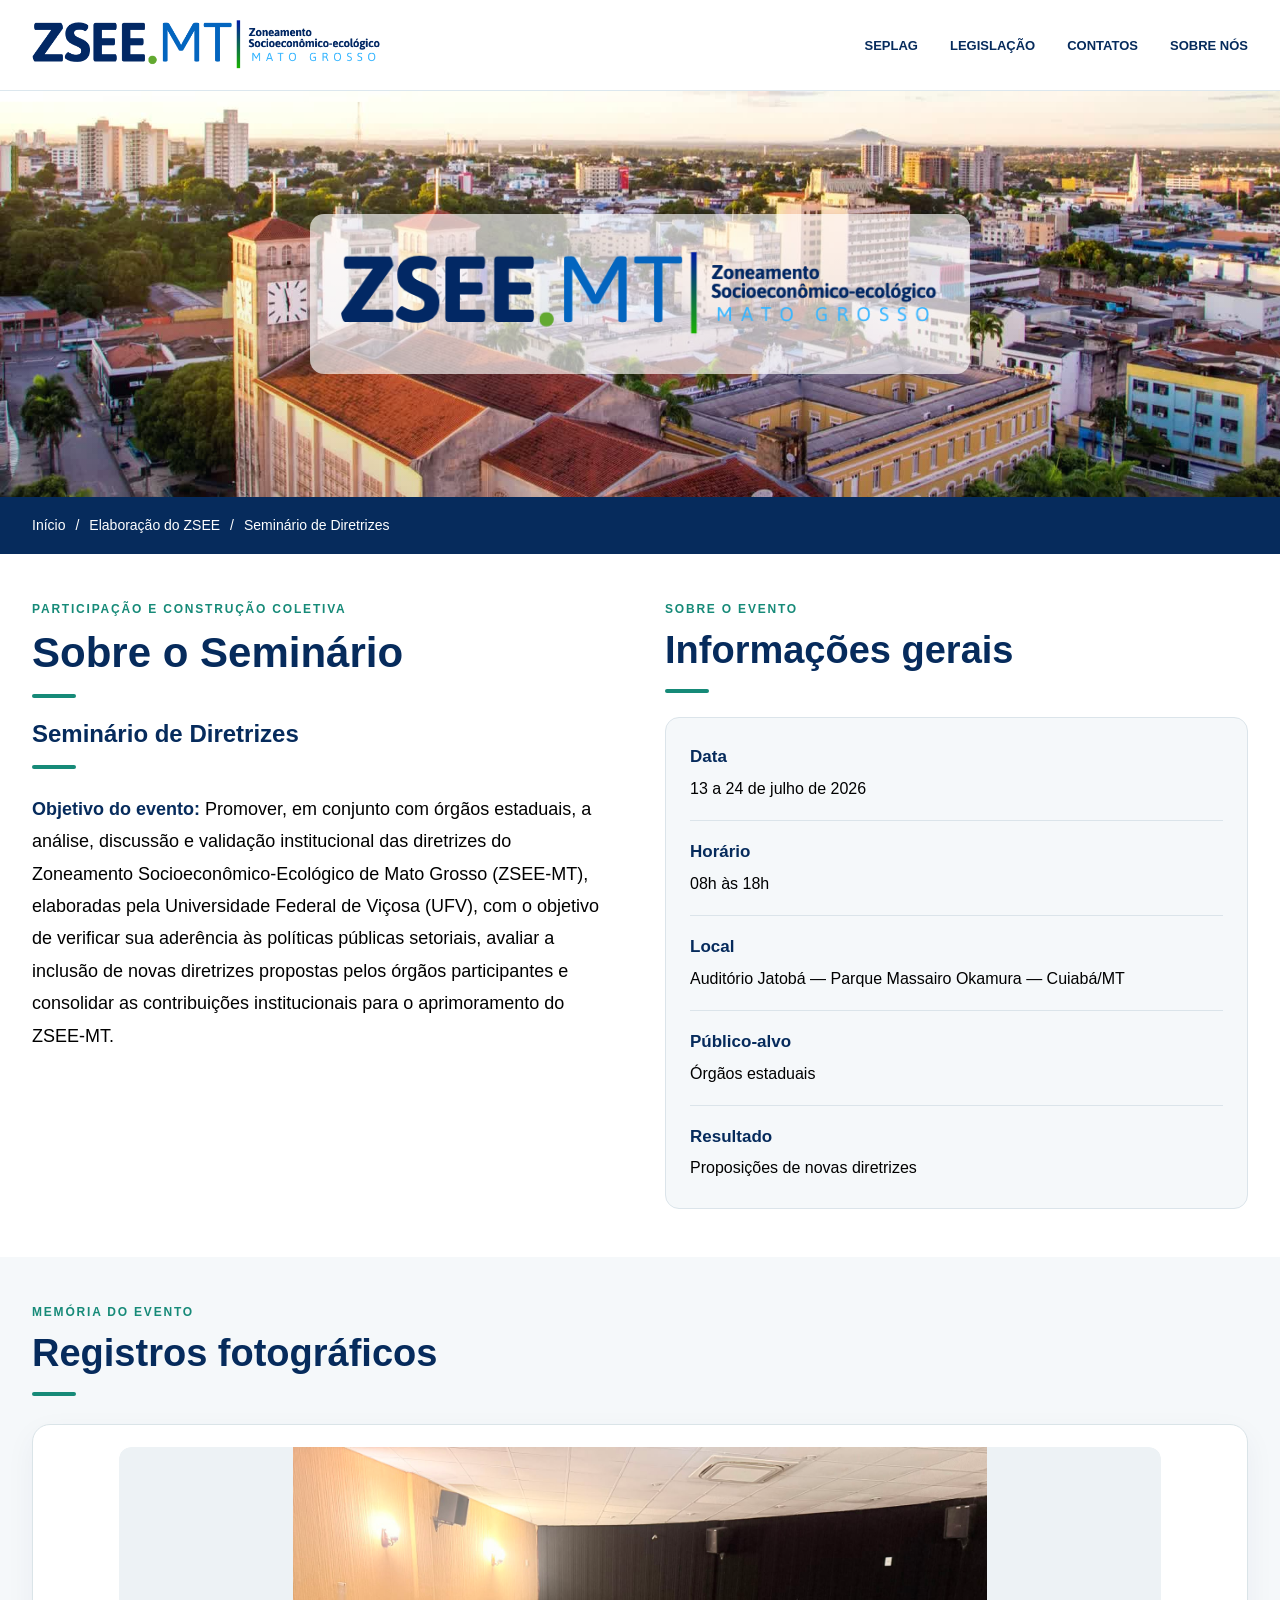
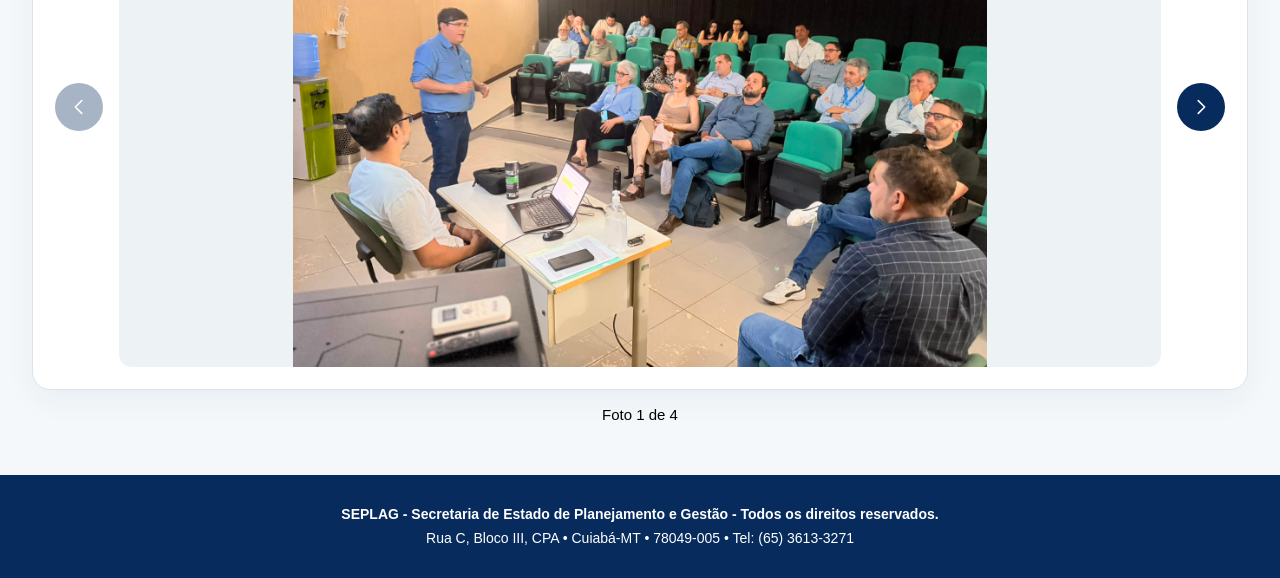
<file: zoneamento-organizado/paginas/seminario-diretrizes/index.html>
<!DOCTYPE html>
<html lang="pt-BR">
<head>
  <meta charset="UTF-8">
  <meta name="viewport" content="width=device-width, initial-scale=1">

  <title>Seminário de Diretrizes — ZSEE-MT</title>

  <meta
    name="description"
    content="Seminário de Diretrizes do ZSEE-MT, realizado de 13 a 24 de julho de 2026 em Cuiabá. Informações e registros fotográficos."
  >

  <style>
    :root {
      --navy: #062b5c;
      --green: #168a78;
      --line: #dce7ee;
      font-family: Arial, Helvetica, sans-serif;
      color: #000;
      background: #fff;
    }

    * {
      box-sizing: border-box;
    }

    body {
      margin: 0;
    }

    img {
      display: block;
      max-width: 100%;
      height: auto;
    }

    a {
      color: var(--navy);
      text-underline-offset: 3px;
    }

    button {
      font: inherit;
      cursor: pointer;
    }

    a,
    button {
      -webkit-tap-highlight-color: transparent;
    }

    a:focus-visible,
    button:focus-visible,
    [tabindex]:focus-visible {
      outline: 3px solid var(--green);
      outline-offset: 4px;
    }

    svg {
      width: 30px;
      height: 30px;
      fill: none;
      stroke: currentColor;
      stroke-width: 1.7;
      stroke-linecap: round;
      stroke-linejoin: round;
      flex-shrink: 0;
    }

    .container {
      width: min(1240px, calc(100% - 64px));
      margin-inline: auto;
    }

    .skip {
      position: absolute;
      top: -100px;
      left: 16px;
      z-index: 30;
      padding: 12px;
      background: #fff;
    }

    .skip:focus {
      top: 10px;
    }

    /* Cabeçalho. */
    .header {
      background: #fff;
      border-bottom: 1px solid var(--line);
    }

    .header-inner {
      position: relative;
      display: flex;
      align-items: center;
      justify-content: space-between;
      gap: 24px;
      min-height: 90px;
    }

    .brand {
      display: block;
      width: 350px;
      min-width: 0;
      flex-shrink: 1;
    }

    .nav {
      display: flex;
      align-items: center;
      gap: 32px;
    }

    .nav a {
      padding: 16px 0;
      color: var(--navy);
      font-size: 13px;
      font-weight: 700;
      text-decoration: none;
    }

    .nav a:hover {
      color: var(--green);
    }

    .menu-toggle {
      display: none;
      width: 48px;
      height: 48px;
      flex-shrink: 0;
      border: 1px solid var(--line);
      border-radius: 8px;
      background: #fff;
      color: var(--navy);
    }

    .menu-toggle svg {
      display: block;
      margin: auto;
    }

    /* Capa com vídeo e logo. */
    .hero {
      position: relative;
      aspect-ratio: 1890 / 600;
      isolation: isolate;
      background: #c9e6e8 url("../../assets/imagens/capa.jpg")
        center / contain no-repeat;
    }

    .hero-video {
      position: absolute;
      inset: 0;
      z-index: -2;
      width: 100%;
      height: 100%;
      object-fit: contain;
      object-position: center;
    }

    .hero::after {
      position: absolute;
      inset: 0;
      z-index: -1;
      content: "";
      background: linear-gradient(
        0deg,
        rgba(4, 32, 64, 0.12),
        transparent 60%
      );
    }

    .hero-inner {
      position: absolute;
      inset: 0;
      display: flex;
      align-items: center;
      justify-content: center;
      padding-block: 32px;
    }

    .hero-logo {
      width: min(660px, 80%);
      padding: 24px 30px;
      border-radius: 14px;
      background: rgba(255, 255, 255, 0.65);
      box-shadow: 0 8px 32px #062b5c12;
    }

    .hero-logo img {
      width: 100%;
    }

    /* Caminho de navegação. */
    .breadcrumb {
      padding: 17px 0;
      background: var(--navy);
      color: #fff;
      font-size: 14px;
      line-height: 1.6;
    }

    .breadcrumb .container {
      display: flex;
      align-items: center;
      flex-wrap: wrap;
      gap: 10px;
      overflow-wrap: anywhere;
    }

    .breadcrumb a,
    .breadcrumb span {
      color: #fff;
    }

    .breadcrumb a {
      text-decoration: none;
    }

    .breadcrumb a:hover {
      text-decoration: underline;
    }

    /* Conteúdo do evento. */
    .workshop-section {
      padding: 48px 0;
    }

    .workshop-grid {
      display: grid;
      grid-template-columns: minmax(0, 1fr) minmax(0, 1fr);
      gap: 50px;
      align-items: start;
    }

    .workshop-grid > section {
      min-width: 0;
    }

    .eyebrow {
      margin: 0 0 12px;
      color: var(--green);
      font-size: 12px;
      font-weight: 700;
      letter-spacing: 0.15em;
      text-transform: uppercase;
    }

    h1,
    h2 {
      color: var(--navy);
      line-height: 1.2;
      overflow-wrap: anywhere;
    }

    h1 {
      margin: 10px 0 22px;
      font-size: clamp(30px, 3.5vw, 42px);
    }

    h2 {
      margin: 0 0 24px;
      font-size: clamp(27px, 3vw, 38px);
    }

    h1::after,
    h2::after {
      display: block;
      width: 44px;
      height: 4px;
      margin-top: 16px;
      border-radius: 2px;
      background: var(--green);
      content: "";
    }

    .about-workshop h2 {
      font-size: 24px;
    }

    .about-workshop p:not(.eyebrow) {
      margin: 0;
      color: #000;
      font-size: 18px;
      line-height: 1.8;
      overflow-wrap: anywhere;
    }

    .about-workshop strong {
      color: var(--navy);
    }

    /* Informações gerais em um bloco único. */
    .facts {
      margin: 24px 0 0;
      padding: 8px 24px;
      border: 1px solid #dbe4ea;
      border-radius: 14px;
      background: #f5f8fa;
    }

    .fact {
      padding: 18px 0;
    }

    .fact + .fact {
      border-top: 1px solid #dbe4ea;
    }

    .facts dt {
      margin: 0 0 6px;
      color: var(--navy);
      font-size: 17px;
      font-weight: 700;
      line-height: 1.5;
    }

    .facts dd {
      margin: 0;
      color: #000;
      font-size: 16px;
      line-height: 1.65;
      overflow-wrap: anywhere;
    }

    /* Galeria. */
    .gallery-section {
      background: #f5f8fa;
    }

    .gallery-panel {
      display: grid;
      grid-template-columns: 48px minmax(0, 1fr) 48px;
      align-items: center;
      gap: 16px;
      min-width: 0;
      margin-top: 28px;
      padding: 22px;
      border: 1px solid #dae4e8;
      border-radius: 18px;
      background: #fff;
      box-shadow: 0 10px 30px #062b5c0d;
    }

    .photo-track {
      display: flex;
      min-width: 0;
      overflow-x: auto;
      border-radius: 12px;
      scroll-snap-type: x mandatory;
      scrollbar-width: none;
      overscroll-behavior-x: contain;
    }

    .photo-track::-webkit-scrollbar {
      display: none;
    }

    .photo-slide {
      flex: 0 0 100%;
      min-width: 0;
      margin: 0;
      scroll-snap-align: start;
    }

    .photo-button {
      display: block;
      width: 100%;
      padding: 0;
      overflow: hidden;
      border: 0;
      border-radius: 12px;
      background: #edf2f5;
      cursor: zoom-in;
    }

    .photo-button:focus-visible {
      outline-offset: -4px;
    }

    .photo-slide img {
      width: 100%;
      height: 520px;
      object-fit: contain;
      background: #edf2f5;
    }

    .gallery-arrow {
      display: grid;
      place-items: center;
      width: 48px;
      height: 48px;
      padding: 0;
      border: 0;
      border-radius: 50%;
      background: var(--navy);
      color: #fff;
    }

    .gallery-arrow svg {
      width: 22px;
      height: 22px;
    }

    .gallery-arrow:disabled {
      opacity: 0.35;
      cursor: default;
    }

    .photo-counter {
      margin: 14px 0 0;
      color: #000;
      font-size: 15px;
      line-height: 1.5;
      text-align: center;
    }

    /* Foto ampliada. */
    .photo-modal {
      max-width: 95vw;
      max-height: 95vh;
      padding: 52px 16px 16px;
      overflow: auto;
      border: 0;
      border-radius: 12px;
      background: #fff;
    }

    .photo-modal::backdrop {
      background: rgba(0, 15, 35, 0.85);
    }

    .photo-modal img {
      max-width: 88vw;
      max-height: 76vh;
      object-fit: contain;
    }

    .photo-close {
      position: absolute;
      top: 10px;
      right: 14px;
      min-height: 36px;
      padding: 8px 14px;
      border: 0;
      border-radius: 8px;
      background: var(--navy);
      color: #fff;
    }

    /* Rodapé sem imagem da SEPLAG. */
    .footer {
      padding: 28px 20px;
      background: #062b5c;
      color: #fff;
      text-align: center;
    }

    .footer p {
      width: 100%;
      max-width: 1200px;
      margin: 0 auto;
      color: #fff;
      font-size: 14px;
      line-height: 1.7;
      text-align: center;
      overflow-wrap: anywhere;
    }

    .footer strong {
      color: #fff;
    }

    /* Tablets. */
    @media (max-width: 1000px) {
      .brand {
        width: 280px;
      }

      .nav {
        gap: 18px;
      }

      .workshop-grid {
        gap: 30px;
      }
    }

    /* Celulares. */
    @media (max-width: 760px) {
      .container {
        width: calc(100% - 36px);
      }

      .header-inner {
        min-height: 72px;
      }

      .brand {
        width: min(280px, calc(100% - 72px));
      }

      .menu-toggle {
        display: block;
      }

      .nav {
        position: absolute;
        top: calc(100% - 1px);
        right: -18px;
        left: -18px;
        z-index: 10;
        display: none;
        padding: 12px 24px 20px;
        border-bottom: 1px solid var(--line);
        background: #fff;
        box-shadow: 0 12px 20px #062b5c12;
      }

      .nav.open {
        display: flex;
        flex-direction: column;
        align-items: stretch;
        gap: 0;
      }

      .nav a {
        padding: 16px;
        border-bottom: 1px solid var(--line);
        font-size: 14px;
      }

      .hero {
        height: 260px;
        aspect-ratio: auto;
        background-size: cover;
        background-position: 45% top;
      }

      .hero-video {
        object-fit: cover;
        object-position: 45% top;
      }

      .hero-logo {
        width: 100%;
        padding: 18px 16px;
        border-radius: 10px;
      }

      .workshop-section {
        padding: 34px 0;
      }

      .workshop-grid {
        grid-template-columns: minmax(0, 1fr);
        gap: 32px;
      }

      .about-workshop p:not(.eyebrow) {
        font-size: 17px;
      }

      .facts {
        padding: 6px 18px;
      }

      .gallery-panel {
        grid-template-columns: 34px minmax(0, 1fr) 34px;
        gap: 6px;
        padding: 10px;
      }

      .gallery-arrow {
        width: 34px;
        height: 34px;
      }

      .gallery-arrow svg {
        width: 18px;
        height: 18px;
      }

      .photo-slide img {
        height: 320px;
      }
    }

    @media (prefers-reduced-motion: reduce) {
      .hero-video {
        display: none;
      }
    }
  </style>
</head>

<body>
  <a class="skip" href="#conteudo">Ir para o conteúdo</a>

  <header class="header">
    <div class="container header-inner">
      <a
        class="brand"
        href="https://geodados.mt.gov.br/portal/apps/experiencebuilder/experience/?id=e1c86d6bca2d4fd8ab92141e2c3c7e5a&amp;draft=true"
        target="_blank"
        rel="noopener noreferrer"
        aria-label="ZSEE-MT — início"
      >
        <img
          src="../../assets/imagens/logo.png"
          width="636"
          height="103"
          alt="ZSEE-MT — Zoneamento Socioeconômico-Ecológico de Mato Grosso"
        >
      </a>

      <button
        class="menu-toggle"
        type="button"
        aria-controls="main-nav"
        aria-expanded="false"
        aria-label="Abrir menu"
      >
        <svg viewBox="0 0 24 24" aria-hidden="true">
          <path d="M3 6h18M3 12h18M3 18h18"/>
        </svg>
      </button>

      <nav class="nav" id="main-nav" aria-label="Menu principal">
        <a
          href="https://www.seplag.mt.gov.br/"
          target="_blank"
          rel="noopener noreferrer"
        >SEPLAG</a>

        <a
          href="https://iframe.leisestaduais.com.br/mt?origin=instituicao"
          target="_blank"
          rel="noopener noreferrer"
        >LEGISLAÇÃO</a>

        <a
          href="https://www.seplag.mt.gov.br/atendimento"
          target="_blank"
          rel="noopener noreferrer"
        >CONTATOS</a>

        <a
          href="https://geodados.mt.gov.br/portal/apps/experiencebuilder/experience/?id=e1c86d6bca2d4fd8ab92141e2c3c7e5a&amp;page=Sobre&amp;views=Exibir-7"
          target="_blank"
          rel="noopener noreferrer"
        >SOBRE NÓS</a>
      </nav>
    </div>
  </header>

  <section class="hero" aria-label="ZSEE-MT">
    <video
      class="hero-video"
      poster="../../assets/imagens/capa.jpg"
      autoplay
      muted
      loop
      playsinline
      preload="none"
      aria-hidden="true"
      disablepictureinpicture
    ></video>

    <div class="container hero-inner">
      <div class="hero-logo">
        <img
          src="../../assets/imagens/logo.png"
          width="636"
          height="103"
          alt="ZSEE-MT — Zoneamento Socioeconômico-Ecológico de Mato Grosso"
        >
      </div>
    </div>
  </section>

  <nav class="breadcrumb" aria-label="Localização">
    <div class="container">
      <a
        href="https://geodados.mt.gov.br/portal/apps/experiencebuilder/experience/?id=e1c86d6bca2d4fd8ab92141e2c3c7e5a&amp;draft=true"
        target="_blank"
        rel="noopener noreferrer"
      >Início</a>

      <span aria-hidden="true">/</span>

      <a
        href="https://geodados.mt.gov.br/portal/apps/experiencebuilder/experience/?draft=true&amp;id=e1c86d6bca2d4fd8ab92141e2c3c7e5a&amp;page=Elabora%C3%A7%C3%A3o-do-ZSEE"
        target="_blank"
        rel="noopener noreferrer"
      >Elaboração do ZSEE</a>

      <span aria-hidden="true">/</span>

      <span aria-current="page">Seminário de Diretrizes</span>
    </div>
  </nav>

  <main id="conteudo">
    <section class="workshop-section">
      <div class="container workshop-grid">
        <section
          class="about-workshop"
          aria-labelledby="about-title"
        >
          <p class="eyebrow">Participação e construção coletiva</p>

          <h1 id="about-title">Sobre o Seminário</h1>

          <h2>Seminário de Diretrizes</h2>

          <p>
            <strong>Objetivo do evento:</strong>
            Promover, em conjunto com órgãos estaduais, a análise,
            discussão e validação institucional das diretrizes
            do Zoneamento Socioeconômico-Ecológico de Mato Grosso
            (ZSEE-MT), elaboradas pela Universidade Federal de Viçosa
            (UFV), com o objetivo de verificar sua aderência às políticas
            públicas setoriais, avaliar a inclusão de novas diretrizes
            propostas pelos órgãos participantes e consolidar as
            contribuições institucionais para o aprimoramento do ZSEE-MT.
          </p>
        </section>

        <section aria-labelledby="info-title">
          <p class="eyebrow">Sobre o evento</p>

          <h2 id="info-title">Informações gerais</h2>

          <dl class="facts">
            <div class="fact">
              <dt>Data</dt>
              <dd>13 a 24 de julho de 2026</dd>
            </div>

            <div class="fact">
              <dt>Horário</dt>
              <dd>08h às 18h</dd>
            </div>

            <div class="fact">
              <dt>Local</dt>
              <dd>
                Auditório Jatobá — Parque Massairo Okamura — Cuiabá/MT
              </dd>
            </div>

            <div class="fact">
              <dt>Público-alvo</dt>
              <dd>Órgãos estaduais</dd>
            </div>

            <div class="fact">
              <dt>Resultado</dt>
              <dd>Proposições de novas diretrizes</dd>
            </div>
          </dl>
        </section>
      </div>
    </section>

    <section
      class="workshop-section gallery-section"
      aria-labelledby="gallery-title"
    >
      <div class="container">
        <p class="eyebrow">Memória do evento</p>

        <h2 id="gallery-title">Registros fotográficos</h2>

        <div class="gallery-panel">
          <button
            class="gallery-arrow"
            id="photo-prev"
            type="button"
            aria-label="Fotografia anterior"
            aria-controls="photo-track"
          >
            <svg viewBox="0 0 24 24" aria-hidden="true">
              <path d="m15 5-7 7 7 7"/>
            </svg>
          </button>

          <div
            class="photo-track"
            id="photo-track"
            role="region"
            tabindex="0"
            aria-label="Fotografias do Seminário de Diretrizes"
          >
            <figure class="photo-slide">
              <button
                class="photo-button"
                type="button"
                aria-label="Ampliar fotografia 1"
                aria-haspopup="dialog"
                aria-controls="photo-modal"
              >
                <img
                  src="fotos/seminario-01.jpeg"
                  alt="Registro 1 das atividades do Seminário de Diretrizes"
                  loading="eager"
                >
              </button>
            </figure>

            <figure class="photo-slide">
              <button
                class="photo-button"
                type="button"
                aria-label="Ampliar fotografia 2"
                aria-haspopup="dialog"
                aria-controls="photo-modal"
              >
                <img
                  src="fotos/seminario-02.jpeg"
                  alt="Registro 2 das atividades do Seminário de Diretrizes"
                  loading="lazy"
                >
              </button>
            </figure>

            <figure class="photo-slide">
              <button
                class="photo-button"
                type="button"
                aria-label="Ampliar fotografia 3"
                aria-haspopup="dialog"
                aria-controls="photo-modal"
              >
                <img
                  src="fotos/seminario-03.jpeg"
                  alt="Registro 3 das atividades do Seminário de Diretrizes"
                  loading="lazy"
                >
              </button>
            </figure>

            <figure class="photo-slide">
              <button
                class="photo-button"
                type="button"
                aria-label="Ampliar fotografia 4"
                aria-haspopup="dialog"
                aria-controls="photo-modal"
              >
                <img
                  src="fotos/seminario-04.jpeg"
                  alt="Registro 4 das atividades do Seminário de Diretrizes"
                  loading="lazy"
                >
              </button>
            </figure>
          </div>

          <button
            class="gallery-arrow"
            id="photo-next"
            type="button"
            aria-label="Próxima fotografia"
            aria-controls="photo-track"
          >
            <svg viewBox="0 0 24 24" aria-hidden="true">
              <path d="m9 5 7 7-7 7"/>
            </svg>
          </button>
        </div>

        <p class="photo-counter" role="status" aria-live="polite">
          Foto <span id="photo-number">1</span>
          de <span id="photo-total">4</span>
        </p>
      </div>
    </section>
  </main>

  <!-- Rodapé somente com texto, sem imagem da SEPLAG. -->
  <footer
  class="footer"
  style="background:#062b5c; padding:28px 20px; text-align:center;"
>
  <p
    style="
      width:100%;
      max-width:1200px;
      margin:0 auto;
      color:#fff;
      font-size:14px;
      line-height:1.7;
      text-align:center;
      overflow-wrap:anywhere;
    "
  >
    <strong style="color:#fff;">
      SEPLAG - Secretaria de Estado de Planejamento e Gestão -
      Todos os direitos reservados.
    </strong>
    <br>
    Rua C, Bloco III, CPA • Cuiabá-MT • 78049-005 •
    Tel: (65) 3613-3271
  </p>
</footer>

  <dialog
    class="photo-modal"
    id="photo-modal"
    aria-label="Fotografia ampliada"
  >
    <button class="photo-close" type="button">Fechar ×</button>
    <img id="full-photo" alt="">
  </dialog>

  <script>
    /* Menu responsivo. */
    const menuButton = document.querySelector('.menu-toggle');
    const navigation = document.querySelector('.nav');

    function closeMenu() {
      navigation.classList.remove('open');
      menuButton.setAttribute('aria-expanded', 'false');
      menuButton.setAttribute('aria-label', 'Abrir menu');
    }

    menuButton.addEventListener('click', () => {
      const open = menuButton.getAttribute('aria-expanded') !== 'true';

      navigation.classList.toggle('open', open);
      menuButton.setAttribute('aria-expanded', String(open));

      menuButton.setAttribute(
        'aria-label',
        open ? 'Fechar menu' : 'Abrir menu'
      );
    });

    document.addEventListener('click', event => {
      if (!event.target.closest('.header')) {
        closeMenu();
      }
    });

    navigation.addEventListener('click', event => {
      if (event.target.closest('a')) {
        closeMenu();
      }
    });

    document.addEventListener('keydown', event => {
      if (
        event.key === 'Escape' &&
        menuButton.getAttribute('aria-expanded') === 'true'
      ) {
        closeMenu();
        menuButton.focus();
      }
    });

    matchMedia('(min-width:761px)').addEventListener(
      'change',
      closeMenu
    );

    const reducedMotion = matchMedia(
      '(prefers-reduced-motion:reduce)'
    );

    /* Ampliação das fotografias. */
    const modal = document.querySelector('#photo-modal');
    const fullPhoto = document.querySelector('#full-photo');

    document.querySelectorAll('.photo-button').forEach(button => {
      button.addEventListener('click', () => {
        const image = button.querySelector('img');

        fullPhoto.src = image.currentSrc || image.src;
        fullPhoto.alt = image.alt;

        modal.showModal();
      });
    });

    document.querySelector('.photo-close').addEventListener(
      'click',
      () => modal.close()
    );

    modal.addEventListener('click', event => {
      if (event.target !== modal) {
        return;
      }

      const rect = modal.getBoundingClientRect();

      const outside =
        event.clientX < rect.left ||
        event.clientX > rect.right ||
        event.clientY < rect.top ||
        event.clientY > rect.bottom;

      if (outside) {
        modal.close();
      }
    });

    /* Carrossel de fotografias. */
    const track = document.querySelector('#photo-track');
    const slides = [...track.querySelectorAll('.photo-slide')];
    const previous = document.querySelector('#photo-prev');
    const next = document.querySelector('#photo-next');
    const photoNumber = document.querySelector('#photo-number');

    document.querySelector('#photo-total').textContent = slides.length;

    let currentIndex = 0;

    function clampIndex(index) {
      return Math.max(0, Math.min(slides.length - 1, index));
    }

    function syncPhotos() {
      if (!track.clientWidth) {
        return;
      }

      currentIndex = clampIndex(
        Math.round(track.scrollLeft / track.clientWidth)
      );

      photoNumber.textContent = currentIndex + 1;
      previous.disabled = currentIndex === 0;
      next.disabled = currentIndex === slides.length - 1;
    }

    function goToPhoto(index) {
      track.scrollTo({
        left: clampIndex(index) * track.clientWidth,
        behavior: reducedMotion.matches ? 'instant' : 'smooth'
      });
    }

    function movePhoto(direction) {
      const index = track.clientWidth
        ? Math.round(track.scrollLeft / track.clientWidth)
        : currentIndex;

      goToPhoto(index + direction);
    }

    previous.addEventListener('click', () => movePhoto(-1));
    next.addEventListener('click', () => movePhoto(1));

    track.addEventListener('scroll', syncPhotos, {
      passive: true
    });

    track.addEventListener('keydown', event => {
      if (event.key === 'ArrowRight') {
        event.preventDefault();
        movePhoto(1);
      }

      if (event.key === 'ArrowLeft') {
        event.preventDefault();
        movePhoto(-1);
      }

      if (event.key === 'Home') {
        event.preventDefault();
        goToPhoto(0);
      }

      if (event.key === 'End') {
        event.preventDefault();
        goToPhoto(slides.length - 1);
      }
    });

    let previousWidth = track.clientWidth;

    new ResizeObserver(() => {
      const width = track.clientWidth;

      if (!width) {
        return;
      }

      if (width !== previousWidth) {
        const savedIndex = currentIndex;

        previousWidth = width;

        track.scrollTo({
          left: savedIndex * width,
          behavior: 'instant'
        });
      }

      syncPhotos();
    }).observe(track);

    syncPhotos();

    /* Vídeo da capa para computador e celular. */
    const video = document.querySelector('.hero-video');
    const hero = document.querySelector('.hero');
    const mobileScreen = matchMedia('(max-width:760px)');

    let activeSource = '';

    function loadCover() {
      const mobile = mobileScreen.matches;

      const poster = mobile
        ? '../../assets/imagens/capa-celular.jpg'
        : '../../assets/imagens/capa.jpg';

      video.poster = poster;
      hero.style.backgroundImage = 'url("' + poster + '")';

      if (reducedMotion.matches) {
        video.pause();
        return;
      }

      const source = mobile
        ? '../../assets/videos/capa-celular.mp4'
        : '../../assets/videos/capa.mp4';

      video.muted = true;
      video.defaultMuted = true;
      video.autoplay = true;
      video.loop = true;
      video.playsInline = true;

      if (activeSource !== source) {
        video.pause();
        video.src = source;
        activeSource = source;
        video.load();
      }

      video.play().catch(() => {
        /* Mantém a imagem de capa se o autoplay for bloqueado. */
      });
    }

    mobileScreen.addEventListener('change', loadCover);
    reducedMotion.addEventListener('change', loadCover);

    loadCover();
  </script>
</body>
</html>
</file>
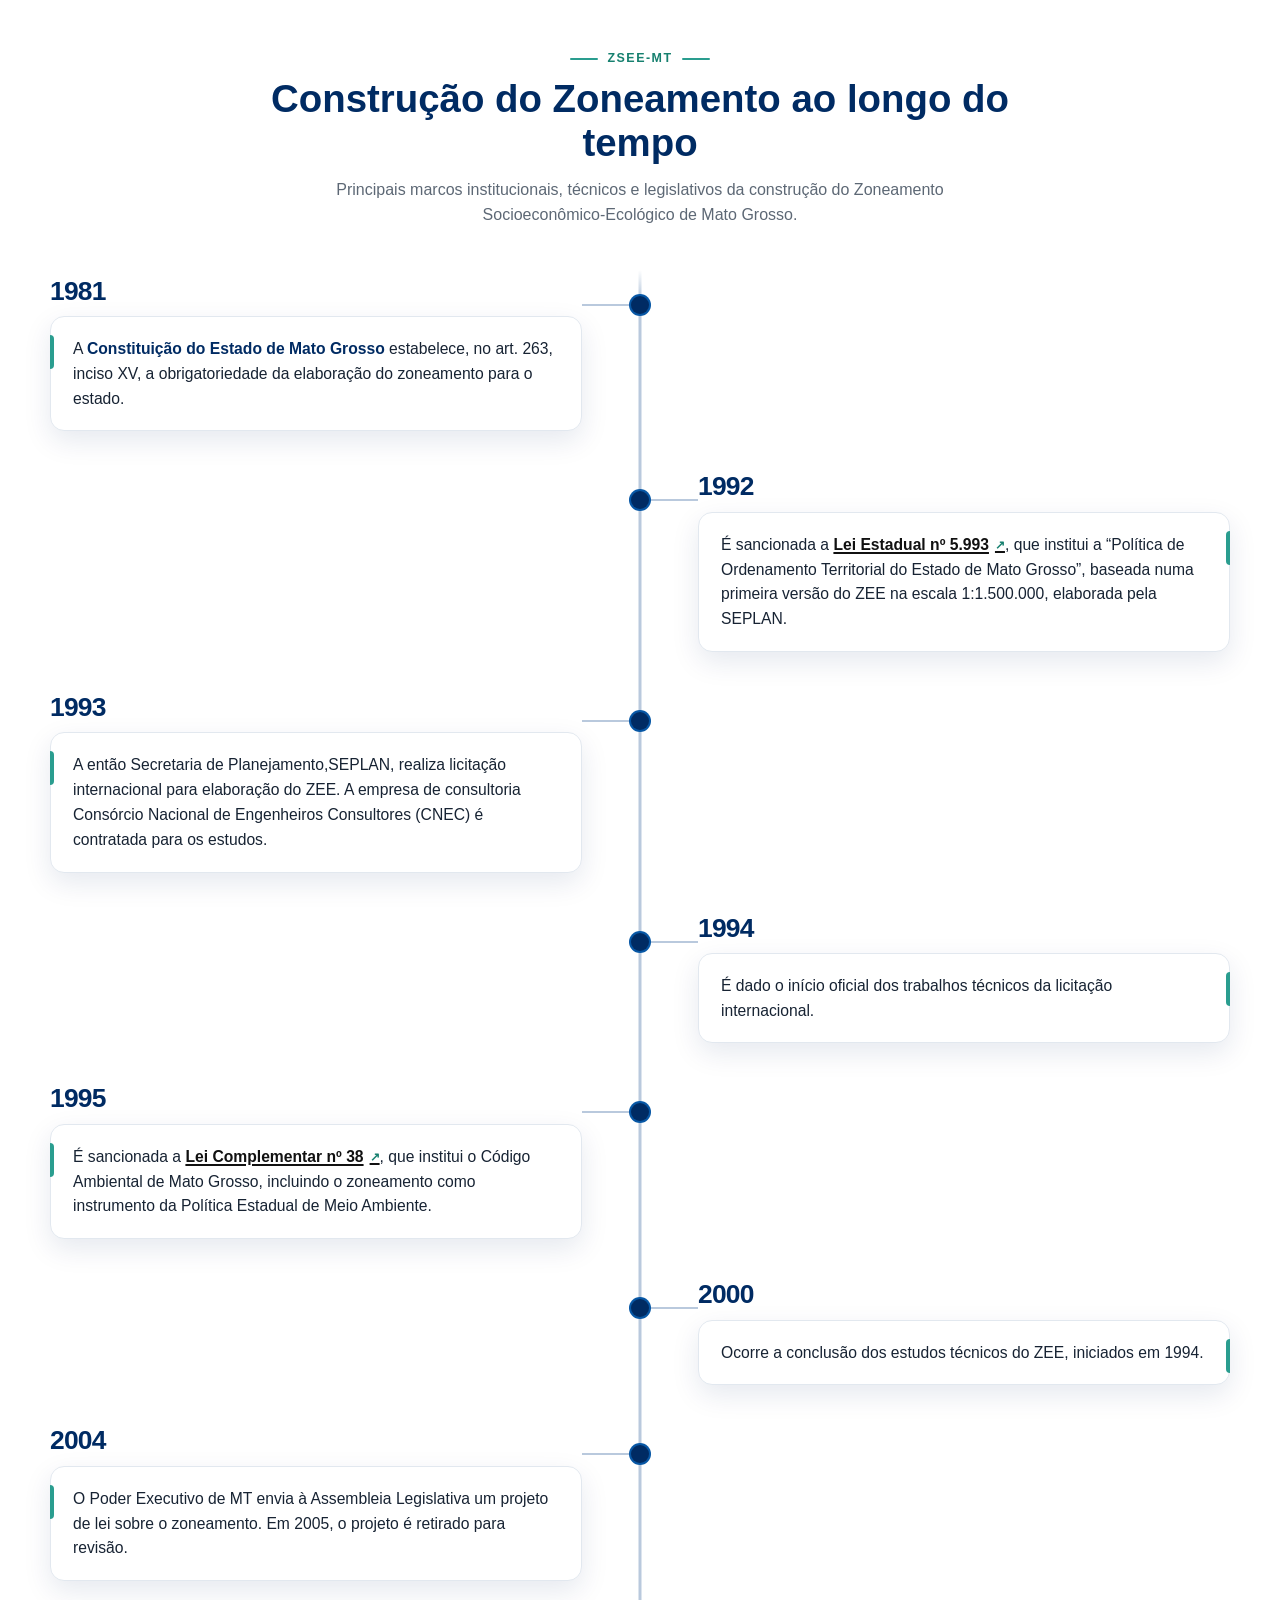
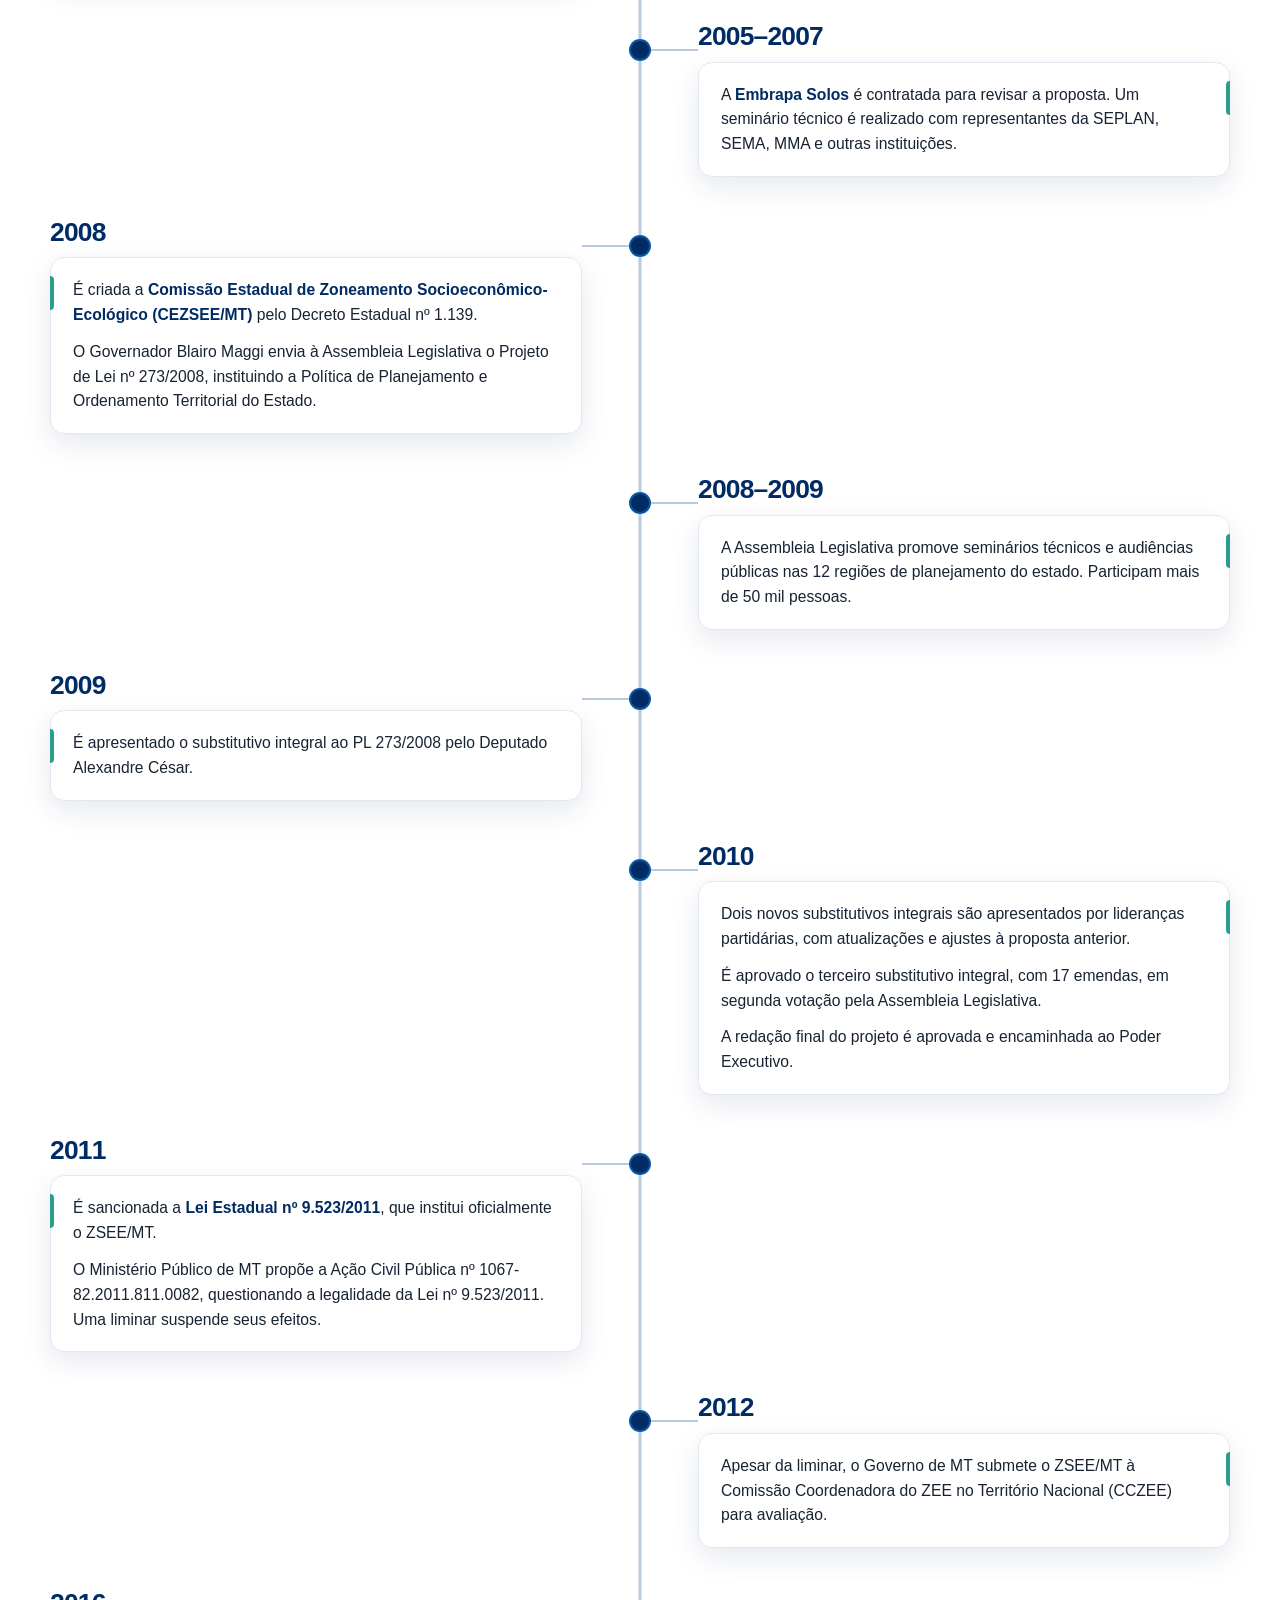
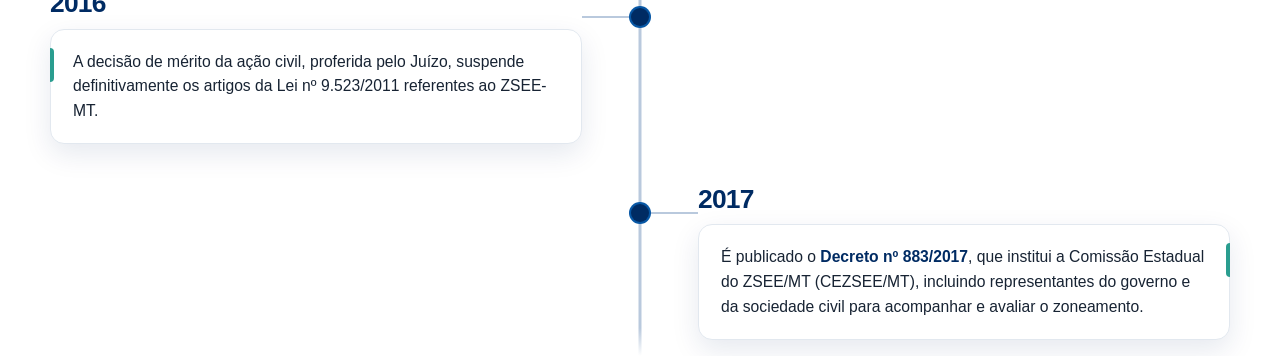
<file: cronologia_zsee_mt (1).html>
<!DOCTYPE html>
<html lang="pt-BR">
<head>
<meta charset="UTF-8">
<meta name="viewport" content="width=device-width, initial-scale=1.0">
<title>Cronologia — ZSEE-MT</title>
<meta name="description" content="Linha do tempo da construção do Zoneamento Socioeconômico-Ecológico de Mato Grosso (ZSEE-MT).">

<style>
  :root{
    --navy:#002B63;
    --blue:#0757A5;
    --blue2:#1E6FC1;
    --green:#2A9D8F;
    --green-dark:#16806F;
    --ink:#172333;
    --muted:#5D6875;
    --line:#B9C9DD;
    --bg:transparent;
    --card:#FFFFFF;
    --shadow:0 10px 28px rgba(0,43,99,.10);
  }

  *{box-sizing:border-box}

  html{scroll-behavior:smooth}

  body{
    margin:0;
    background:transparent;
    color:var(--ink);
    font-family:Arial, Helvetica, sans-serif;
    line-height:1.58;
    -webkit-font-smoothing:antialiased;
  }

  .timeline-wrap{
    width:min(1180px, calc(100% - 36px));
    margin:0 auto;
    padding:42px 0 0;
  }

  .intro{
    text-align:center;
    margin:0 auto 42px;
    max-width:820px;
  }

  .eyebrow{
    display:inline-flex;
    align-items:center;
    gap:9px;
    color:var(--green-dark);
    font-size:.78rem;
    font-weight:700;
    letter-spacing:.12em;
    text-transform:uppercase;
    margin-bottom:8px;
  }

  .eyebrow::before,
  .eyebrow::after{
    content:"";
    width:28px;
    height:2px;
    background:var(--green);
    border-radius:2px;
  }

  h1{
    margin:0;
    color:var(--navy);
    font-size:clamp(1.75rem, 3vw, 2.45rem);
    line-height:1.15;
    font-weight:800;
  }

  .intro p{
    margin:12px auto 0;
    color:var(--muted);
    font-size:1rem;
    max-width:720px;
  }

  .timeline{
    position:relative;
    padding:8px 0 12px;
  }

  /* Linha central */
  .timeline::before{
    content:"";
    position:absolute;
    top:0;
    bottom:0;
    left:50%;
    width:3px;
    transform:translateX(-50%);
    background:linear-gradient(
      to bottom,
      transparent 0,
      var(--line) 28px,
      var(--line) calc(100% - 28px),
      transparent 100%
    );
    border-radius:5px;
  }

  .event{
    position:relative;
    width:50%;
    padding:0 58px 42px 0;
  }

  .event:nth-child(even){
    margin-left:50%;
    padding:0 0 42px 58px;
  }

  .event:last-child{padding-bottom:4px}

  .dot{
    position:absolute;
    top:18px;
    width:18px;
    height:18px;
    border-radius:50%;
    background:var(--navy);
    border:4px solid var(--bg);
    box-shadow:0 0 0 2px var(--blue);
    z-index:2;
  }

  .event:nth-child(odd) .dot{right:-9px}
  .event:nth-child(even) .dot{left:-9px}

  .connector{
    position:absolute;
    top:26px;
    width:58px;
    height:2px;
    background:var(--line);
  }

  .event:nth-child(odd) .connector{right:0}
  .event:nth-child(even) .connector{left:0}

  .year{
    display:inline-block;
    color:var(--navy);
    font-size:1.65rem;
    line-height:1;
    font-weight:800;
    letter-spacing:-.03em;
    margin:0 0 12px;
  }

  .event-card{
    position:relative;
    background:var(--card);
    border:1px solid #E2E8EF;
    border-radius:14px;
    padding:20px 22px 19px;
    box-shadow:var(--shadow);
    transition:transform .22s ease, box-shadow .22s ease, border-color .22s ease;
  }

  .event-card::before{
    content:"";
    position:absolute;
    top:18px;
    width:4px;
    height:34px;
    background:var(--green);
    border-radius:0 4px 4px 0;
  }

  .event:nth-child(odd) .event-card::before{
    left:-1px;
  }

  .event:nth-child(even) .event-card::before{
    right:-1px;
    border-radius:4px 0 0 4px;
  }

  .event-card:hover{
    transform:translateY(-3px);
    box-shadow:0 15px 34px rgba(0,43,99,.14);
    border-color:#CCD9E8;
  }

  .event-card p{
    margin:0;
    font-size:.98rem;
  }

  .event-card p + p{margin-top:12px}

  strong{color:var(--navy)}

  a{
    color:#111;
    font-weight:700;
    text-decoration:underline;
    text-decoration-thickness:1.5px;
    text-underline-offset:2px;
  }

  a:hover{
    color:var(--blue);
  }

  .law{
    display:inline-flex;
    align-items:center;
    gap:6px;
  }

  .law::after{
    content:"↗";
    font-size:.75em;
    color:var(--green-dark);
    text-decoration:none;
  }

  .footer-note{
    margin:42px auto 0;
    padding:15px 18px;
    max-width:850px;
    border:1px solid #D9E3EE;
    border-radius:10px;
    background:#fff;
    color:var(--muted);
    text-align:center;
    font-size:.86rem;
  }

  /* Entrada suave quando o conteúdo aparece */
  @media (prefers-reduced-motion:no-preference){
    .event{
      animation:rise .55s ease both;
    }
    .event:nth-child(2){animation-delay:.04s}
    .event:nth-child(3){animation-delay:.08s}
    .event:nth-child(4){animation-delay:.12s}
    .event:nth-child(5){animation-delay:.16s}
    .event:nth-child(6){animation-delay:.20s}
    .event:nth-child(7){animation-delay:.24s}
    .event:nth-child(8){animation-delay:.28s}
    .event:nth-child(9){animation-delay:.32s}
    .event:nth-child(10){animation-delay:.36s}
    .event:nth-child(11){animation-delay:.40s}
    .event:nth-child(12){animation-delay:.44s}
    .event:nth-child(13){animation-delay:.48s}
  }

  @keyframes rise{
    from{opacity:0; transform:translateY(12px)}
    to{opacity:1; transform:translateY(0)}
  }

  /* Tablet/mobile: uma única coluna */
  @media (max-width: 760px){
    .timeline-wrap{
      width:min(100% - 24px, 620px);
      padding:28px 0 38px;
    }

    .intro{
      margin-bottom:30px;
    }

    .intro p{
      font-size:.93rem;
    }

    .timeline::before{
      left:15px;
      transform:none;
    }

    .event,
    .event:nth-child(even){
      width:100%;
      margin-left:0;
      padding:0 0 28px 48px;
    }

    .event:last-child{padding-bottom:4px}

    .event .dot,
    .event:nth-child(even) .dot{
      left:6px;
      right:auto;
      top:18px;
    }

    .connector,
    .event:nth-child(even) .connector{
      left:15px;
      right:auto;
      width:27px;
    }

    .year{
      font-size:1.4rem;
      margin-bottom:9px;
    }

    .event-card{
      padding:17px 17px 16px;
      border-radius:12px;
    }

    .event-card p{
      font-size:.92rem;
    }
  }

  @media print{
    body{background:#fff}
    .timeline-wrap{width:100%; padding:20px}
    .event-card{box-shadow:none}
  }
</style>
</head>

<body>
<main class="timeline-wrap">
  <header class="intro">
    <div class="eyebrow">ZSEE-MT</div>
    <h1>Construção do Zoneamento ao longo do tempo</h1>
    <p>Principais marcos institucionais, técnicos e legislativos da construção do Zoneamento Socioeconômico-Ecológico de Mato Grosso.</p>
  </header>

  <section class="timeline" aria-label="Cronologia do ZSEE-MT">

    <article class="event">
      <span class="dot" aria-hidden="true"></span>
      <span class="connector" aria-hidden="true"></span>
      <div class="year">1981</div>
      <div class="event-card">
        <p>A <strong>Constituição do Estado de Mato Grosso</strong> estabelece, no art. 263, inciso XV, a obrigatoriedade da elaboração do zoneamento para o estado.</p>
      </div>
    </article>

    <article class="event">
      <span class="dot" aria-hidden="true"></span>
      <span class="connector" aria-hidden="true"></span>
      <div class="year">1992</div>
      <div class="event-card">
        <p>É sancionada a <a class="law" href="https://leisestaduais.com.br/mt/lei-ordinaria-n-5993-1992-mato-grosso-institui-a-politica-de-planejamento-e-ordenamento-territorial-do-estado-de-mato-grosso-e-da-outras-providencias" target="_blank" rel="noopener noreferrer">Lei Estadual nº 5.993</a>, que institui a “Política de Ordenamento Territorial do Estado de Mato Grosso”, baseada numa primeira versão do ZEE na escala 1:1.500.000, elaborada pela SEPLAN.</p>
      </div>
    </article>

    <article class="event">
      <span class="dot" aria-hidden="true"></span>
      <span class="connector" aria-hidden="true"></span>
      <div class="year">1993</div>
      <div class="event-card">
        <p>A então Secretaria de Planejamento,SEPLAN, realiza licitação internacional para elaboração do ZEE. A empresa de consultoria Consórcio Nacional de Engenheiros Consultores (CNEC) é contratada para os estudos.</p>
      </div>
    </article>

    <article class="event">
      <span class="dot" aria-hidden="true"></span>
      <span class="connector" aria-hidden="true"></span>
      <div class="year">1994</div>
      <div class="event-card">
        <p>É dado o início oficial dos trabalhos técnicos da licitação internacional.</p>
      </div>
    </article>

    <article class="event">
      <span class="dot" aria-hidden="true"></span>
      <span class="connector" aria-hidden="true"></span>
      <div class="year">1995</div>
      <div class="event-card">
        <p>É sancionada a <a class="law" href="https://www.al.mt.gov.br/norma-juridica/urn:lex:br;mato.grosso:estadual:lei.complementar:1995-11-21;38/ficha-tecnica" target="_blank" rel="noopener noreferrer">Lei Complementar nº 38</a>, que institui o Código Ambiental de Mato Grosso, incluindo o zoneamento como instrumento da Política Estadual de Meio Ambiente.</p>
      </div>
    </article>

    <article class="event">
      <span class="dot" aria-hidden="true"></span>
      <span class="connector" aria-hidden="true"></span>
      <div class="year">2000</div>
      <div class="event-card">
        <p>Ocorre a conclusão dos estudos técnicos do ZEE, iniciados em 1994.</p>
      </div>
    </article>

    <article class="event">
      <span class="dot" aria-hidden="true"></span>
      <span class="connector" aria-hidden="true"></span>
      <div class="year">2004</div>
      <div class="event-card">
        <p>O Poder Executivo de MT envia à Assembleia Legislativa um projeto de lei sobre o zoneamento. Em 2005, o projeto é retirado para revisão.</p>
      </div>
    </article>

    <article class="event">
      <span class="dot" aria-hidden="true"></span>
      <span class="connector" aria-hidden="true"></span>
      <div class="year">2005–2007</div>
      <div class="event-card">
        <p>A <strong>Embrapa Solos</strong> é contratada para revisar a proposta. Um seminário técnico é realizado com representantes da SEPLAN, SEMA, MMA e outras instituições.</p>
      </div>
    </article>

    <article class="event">
      <span class="dot" aria-hidden="true"></span>
      <span class="connector" aria-hidden="true"></span>
      <div class="year">2008</div>
      <div class="event-card">
        <p>É criada a <strong>Comissão Estadual de Zoneamento Socioeconômico-Ecológico (CEZSEE/MT)</strong> pelo Decreto Estadual nº 1.139.</p>
        <p>O Governador Blairo Maggi envia à Assembleia Legislativa o Projeto de Lei nº 273/2008, instituindo a Política de Planejamento e Ordenamento Territorial do Estado.</p>
      </div>
    </article>

    <article class="event">
      <span class="dot" aria-hidden="true"></span>
      <span class="connector" aria-hidden="true"></span>
      <div class="year">2008–2009</div>
      <div class="event-card">
        <p>A Assembleia Legislativa promove seminários técnicos e audiências públicas nas 12 regiões de planejamento do estado. Participam mais de 50 mil pessoas.</p>
      </div>
    </article>

    <article class="event">
      <span class="dot" aria-hidden="true"></span>
      <span class="connector" aria-hidden="true"></span>
      <div class="year">2009</div>
      <div class="event-card">
        <p>É apresentado o substitutivo integral ao PL 273/2008 pelo Deputado Alexandre César.</p>
      </div>
    </article>

    <article class="event">
      <span class="dot" aria-hidden="true"></span>
      <span class="connector" aria-hidden="true"></span>
      <div class="year">2010</div>
      <div class="event-card">
        <p>Dois novos substitutivos integrais são apresentados por lideranças partidárias, com atualizações e ajustes à proposta anterior.</p>
        <p>É aprovado o terceiro substitutivo integral, com 17 emendas, em segunda votação pela Assembleia Legislativa.</p>
        <p>A redação final do projeto é aprovada e encaminhada ao Poder Executivo.</p>
      </div>
    </article>

    <article class="event">
      <span class="dot" aria-hidden="true"></span>
      <span class="connector" aria-hidden="true"></span>
      <div class="year">2011</div>
      <div class="event-card">
        <p>É sancionada a <strong>Lei Estadual nº 9.523/2011</strong>, que institui oficialmente o ZSEE/MT.</p>
        <p>O Ministério Público de MT propõe a Ação Civil Pública nº 1067-82.2011.811.0082, questionando a legalidade da Lei nº 9.523/2011. Uma liminar suspende seus efeitos.</p>
      </div>
    </article>

    <article class="event">
      <span class="dot" aria-hidden="true"></span>
      <span class="connector" aria-hidden="true"></span>
      <div class="year">2012</div>
      <div class="event-card">
        <p>Apesar da liminar, o Governo de MT submete o ZSEE/MT à Comissão Coordenadora do ZEE no Território Nacional (CCZEE) para avaliação.</p>
      </div>
    </article>

    <article class="event">
      <span class="dot" aria-hidden="true"></span>
      <span class="connector" aria-hidden="true"></span>
      <div class="year">2016</div>
      <div class="event-card">
        <p>A decisão de mérito da ação civil, proferida pelo Juízo, suspende definitivamente os artigos da Lei nº 9.523/2011 referentes ao ZSEE-MT.</p>
      </div>
    </article>

    <article class="event">
      <span class="dot" aria-hidden="true"></span>
      <span class="connector" aria-hidden="true"></span>
      <div class="year">2017</div>
      <div class="event-card">
        <p>É publicado o <strong>Decreto nº 883/2017</strong>, que institui a Comissão Estadual do ZSEE/MT (CEZSEE/MT), incluindo representantes do governo e da sociedade civil para acompanhar e avaliar o zoneamento.</p>
      </div>
    </article>

  </section>

</main>
</body>
</html>
</file>
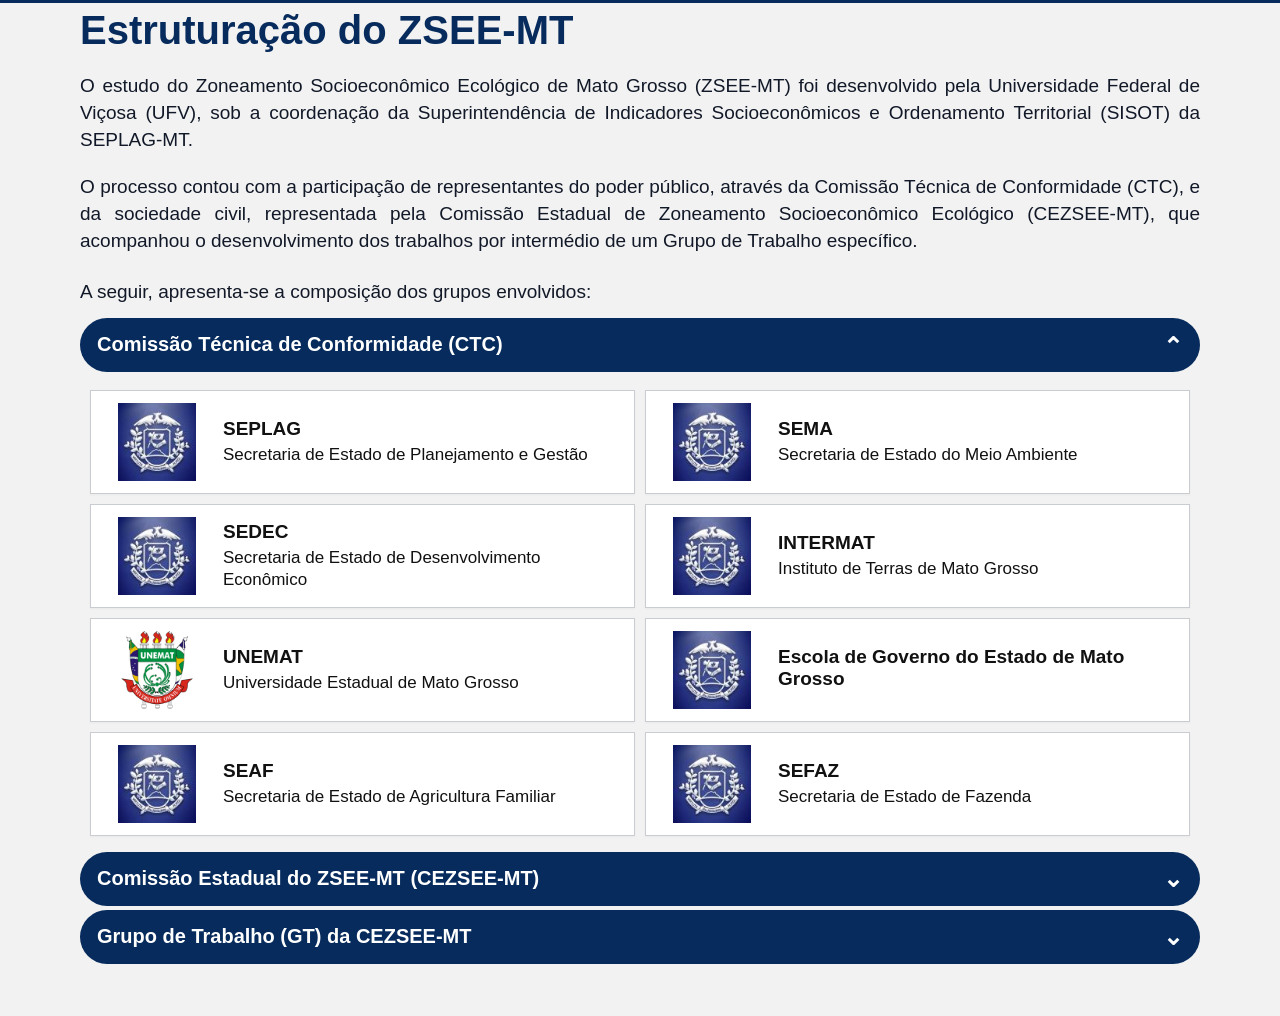
<file: estrutura_zsee_mt/estrutura_zsee_mt.html>
<!DOCTYPE html>
<html lang="pt-BR">
<head>
<meta charset="UTF-8">
<meta name="viewport" content="width=device-width, initial-scale=1.0">
<title>Estruturação do ZSEE-MT</title>
<style>
* { box-sizing:border-box; }
html { scroll-behavior:smooth; }
body {
    margin:0;
    background:#f2f2f2;
    color:#111827;
    font-family:Arial,Helvetica,sans-serif;
    border-top:3px solid #062b5c;
}
.page {
    width:min(1120px,calc(100% - 32px));
    margin:auto;
    padding:0 0 48px;
}
h1 {
    margin:4px 0 20px;
    color:#062b5c;
    font-size:clamp(30px,4vw,40px);
    line-height:1.15;
}
.intro {
    font-size:19px;
    line-height:1.42;
    text-align:justify;
    margin:0 0 20px;
}
.lead { margin-top:24px; margin-bottom:12px; }
.accordion-section { margin:4px 0; }
.accordion-header {
    width:100%;
    border:0;
    border-radius:28px;
    padding:13px 17px;
    background:#062b5c;
    color:#fff;
    display:flex;
    align-items:center;
    justify-content:space-between;
    gap:16px;
    font-family:Arial,Helvetica,sans-serif;
    font-size:20px;
    font-weight:700;
    text-align:left;
    cursor:pointer;
}
.accordion-header:hover { background:#0a396f; }
.accordion-header:focus-visible {
    outline:3px solid #8aa9c9;
    outline-offset:2px;
}
.chevron { font-size:24px; transition:transform .2s ease; }
.accordion-header[aria-expanded="true"] .chevron { transform:rotate(180deg); }
.accordion-content {
    display:none;
    padding:18px 10px 12px;
}
.accordion-content.open { display:block; }
.entity-grid {
    display:grid;
    grid-template-columns:repeat(2,minmax(0,1fr));
    gap:10px;
}
.entity-card {
    min-height:104px;
    background:#fff;
    border:1px solid #c9cdd2;
    display:flex;
    align-items:center;
    padding:10px 16px;
    gap:16px;
    box-shadow:0 1px 2px rgba(0,0,0,.04);
}
.logo-wrap {
    width:100px;
    min-width:100px;
    height:82px;
    display:flex;
    align-items:center;
    justify-content:center;
    overflow:hidden;
}
.logo-wrap img {
    max-width:92px;
    max-height:78px;
    width:auto;
    height:auto;
    object-fit:contain;
    display:block;
}
.no-logo {
    width:76px;
    height:76px;
    border:1px solid #d8dce1;
    border-radius:50%;
}
.entity-info { min-width:0; }
.entity-info h3 {
    margin:0 0 4px;
    color:#111;
    font-size:19px;
    line-height:1.15;
    font-weight:700;
}
.entity-info p {
    margin:0;
    color:#111;
    font-size:17px;
    line-height:1.28;
}
@media(max-width:760px) {
    .page { width:min(100% - 20px,1120px); }
    .intro { font-size:17px; text-align:left; }
    .accordion-header { font-size:18px; padding:12px 15px; }
    .entity-grid { grid-template-columns:1fr; }
    .entity-card { min-height:96px; }
}
@media(max-width:430px) {
    h1 { font-size:29px; }
    .entity-card { padding:9px 11px; gap:10px; }
    .logo-wrap { width:76px; min-width:76px; height:70px; }
    .logo-wrap img { max-width:70px; max-height:66px; }
    .entity-info h3 { font-size:17px; }
    .entity-info p { font-size:15px; }
}
</style>
</head>
<body>
<main class="page">
<h1>Estruturação do ZSEE-MT</h1>

<p class="intro">
O estudo do Zoneamento Socioeconômico Ecológico de Mato Grosso (ZSEE-MT)
foi desenvolvido pela Universidade Federal de Viçosa (UFV), sob a coordenação
da Superintendência de Indicadores Socioeconômicos e Ordenamento Territorial
(SISOT) da SEPLAG-MT.
</p>

<p class="intro">
O processo contou com a participação de representantes do poder público,
através da Comissão Técnica de Conformidade (CTC), e da sociedade civil,
representada pela Comissão Estadual de Zoneamento Socioeconômico Ecológico
(CEZSEE-MT), que acompanhou o desenvolvimento dos trabalhos por intermédio
de um Grupo de Trabalho específico.
</p>

<p class="intro lead">A seguir, apresenta-se a composição dos grupos envolvidos:</p>


    <section class="accordion-section">
        <button class="accordion-header" type="button" aria-expanded="true" aria-controls="ctc">
            <span>Comissão Técnica de Conformidade (CTC)</span>
            <span class="chevron" aria-hidden="true">⌄</span>
        </button>
        <div id="ctc" class="accordion-content open">
            <div class="entity-grid">
        <article class="entity-card">
            <div class="logo-wrap"><img src="imagens/logo-estado.jpg" alt="Logotipo de SEPLAG" loading="lazy"></div>
            <div class="entity-info">
                <h3>SEPLAG</h3>
                <p>Secretaria de Estado de Planejamento e Gestão</p>
            </div>
        </article>

        <article class="entity-card">
            <div class="logo-wrap"><img src="imagens/logo-estado.jpg" alt="Logotipo de SEMA" loading="lazy"></div>
            <div class="entity-info">
                <h3>SEMA</h3>
                <p>Secretaria de Estado do Meio Ambiente</p>
            </div>
        </article>

        <article class="entity-card">
            <div class="logo-wrap"><img src="imagens/logo-estado.jpg" alt="Logotipo de SEDEC" loading="lazy"></div>
            <div class="entity-info">
                <h3>SEDEC</h3>
                <p>Secretaria de Estado de Desenvolvimento Econômico</p>
            </div>
        </article>

        <article class="entity-card">
            <div class="logo-wrap"><img src="imagens/logo-estado.jpg" alt="Logotipo de INTERMAT" loading="lazy"></div>
            <div class="entity-info">
                <h3>INTERMAT</h3>
                <p>Instituto de Terras de Mato Grosso</p>
            </div>
        </article>

        <article class="entity-card">
            <div class="logo-wrap"><img src="imagens/unemat.png" alt="Logotipo de UNEMAT" loading="lazy"></div>
            <div class="entity-info">
                <h3>UNEMAT</h3>
                <p>Universidade Estadual de Mato Grosso</p>
            </div>
        </article>

        <article class="entity-card">
            <div class="logo-wrap"><img src="imagens/logo-estado.jpg" alt="Logotipo de Escola de Governo do Estado de Mato Grosso" loading="lazy"></div>
            <div class="entity-info">
                <h3>Escola de Governo do Estado de Mato Grosso</h3>
                
            </div>
        </article>

        <article class="entity-card">
            <div class="logo-wrap"><img src="imagens/logo-estado.jpg" alt="Logotipo de SEAF" loading="lazy"></div>
            <div class="entity-info">
                <h3>SEAF</h3>
                <p>Secretaria de Estado de Agricultura Familiar</p>
            </div>
        </article>

        <article class="entity-card">
            <div class="logo-wrap"><img src="imagens/logo-estado.jpg" alt="Logotipo de SEFAZ" loading="lazy"></div>
            <div class="entity-info">
                <h3>SEFAZ</h3>
                <p>Secretaria de Estado de Fazenda</p>
            </div>
        </article></div>
        </div>
    </section>

    <section class="accordion-section">
        <button class="accordion-header" type="button" aria-expanded="false" aria-controls="cezsee">
            <span>Comissão Estadual do ZSEE-MT (CEZSEE-MT)</span>
            <span class="chevron" aria-hidden="true">⌄</span>
        </button>
        <div id="cezsee" class="accordion-content ">
            <div class="entity-grid">
        <article class="entity-card">
            <div class="logo-wrap"><img src="imagens/logo-estado.jpg" alt="Logotipo de SEPLAG" loading="lazy"></div>
            <div class="entity-info">
                <h3>SEPLAG</h3>
                <p>Secretaria de Estado de Planejamento e Gestão</p>
            </div>
        </article>

        <article class="entity-card">
            <div class="logo-wrap"><img src="imagens/logo-estado.jpg" alt="Logotipo de SEMA" loading="lazy"></div>
            <div class="entity-info">
                <h3>SEMA</h3>
                <p>Secretaria de Estado do Meio Ambiente</p>
            </div>
        </article>

        <article class="entity-card">
            <div class="logo-wrap"><img src="imagens/logo-estado.jpg" alt="Logotipo de SEDEC" loading="lazy"></div>
            <div class="entity-info">
                <h3>SEDEC</h3>
                <p>Secretaria de Estado de Desenvolvimento Econômico</p>
            </div>
        </article>

        <article class="entity-card">
            <div class="logo-wrap"><img src="imagens/logo-estado.jpg" alt="Logotipo de INTERMAT" loading="lazy"></div>
            <div class="entity-info">
                <h3>INTERMAT</h3>
                <p>Instituto de Terras de Mato Grosso</p>
            </div>
        </article>

        <article class="entity-card">
            <div class="logo-wrap"><img src="imagens/logo-estado.jpg" alt="Logotipo de SES" loading="lazy"></div>
            <div class="entity-info">
                <h3>SES</h3>
                <p>Secretaria de Estado de Saúde</p>
            </div>
        </article>

        <article class="entity-card">
            <div class="logo-wrap"><img src="imagens/logo-estado.jpg" alt="Logotipo de SESP" loading="lazy"></div>
            <div class="entity-info">
                <h3>SESP</h3>
                <p>Secretaria de Estado de Segurança</p>
            </div>
        </article>

        <article class="entity-card">
            <div class="logo-wrap"><img src="imagens/ufmt.jpg" alt="Logotipo de UFMT" loading="lazy"></div>
            <div class="entity-info">
                <h3>UFMT</h3>
                <p>Universidade Federal de Mato Grosso</p>
            </div>
        </article>

        <article class="entity-card">
            <div class="logo-wrap"><img src="imagens/fepoimt.jpg" alt="Logotipo de FEPOIMT" loading="lazy"></div>
            <div class="entity-info">
                <h3>FEPOIMT</h3>
                <p>Federação dos Povos e Organizações Indígenas de MT</p>
            </div>
        </article>

        <article class="entity-card">
            <div class="logo-wrap"><div class="no-logo" aria-hidden="true"></div></div>
            <div class="entity-info">
                <h3>Associação Indígena Irikixi Pitukwa</h3>
                
            </div>
        </article>

        <article class="entity-card">
            <div class="logo-wrap"><div class="no-logo" aria-hidden="true"></div></div>
            <div class="entity-info">
                <h3>Comunidade Indígena Omicrikanas</h3>
                
            </div>
        </article>

        <article class="entity-card">
            <div class="logo-wrap"><img src="imagens/isa.png" alt="Logotipo de ISA" loading="lazy"></div>
            <div class="entity-info">
                <h3>ISA</h3>
                <p>Instituto Socioambiental</p>
            </div>
        </article>

        <article class="entity-card">
            <div class="logo-wrap"><img src="imagens/icv.jpg" alt="Logotipo de ICV" loading="lazy"></div>
            <div class="entity-info">
                <h3>ICV</h3>
                <p>Instituto Centro de Vida</p>
            </div>
        </article>

        <article class="entity-card">
            <div class="logo-wrap"><img src="imagens/opan.jpg" alt="Logotipo de OPAN" loading="lazy"></div>
            <div class="entity-info">
                <h3>OPAN</h3>
                <p>Operação Amazônia Nativa</p>
            </div>
        </article>

        <article class="entity-card">
            <div class="logo-wrap"><img src="imagens/cipem.png" alt="Logotipo de CIPEM" loading="lazy"></div>
            <div class="entity-info">
                <h3>CIPEM</h3>
                <p>Centro das Indústrias Produtoras e Exportadoras de Madeira de MT</p>
            </div>
        </article>

        <article class="entity-card">
            <div class="logo-wrap"><img src="imagens/imea.png" alt="Logotipo de IMEA" loading="lazy"></div>
            <div class="entity-info">
                <h3>IMEA</h3>
                <p>Instituto Mato-Grossense de Economia Agropecuária</p>
            </div>
        </article>

        <article class="entity-card">
            <div class="logo-wrap"><img src="imagens/funai.png" alt="Logotipo de FUNAI" loading="lazy"></div>
            <div class="entity-info">
                <h3>FUNAI</h3>
                <p>Fundação Nacional dos Povos Indígenas</p>
            </div>
        </article>

        <article class="entity-card">
            <div class="logo-wrap"><img src="imagens/unemat.png" alt="Logotipo de UNEMAT" loading="lazy"></div>
            <div class="entity-info">
                <h3>UNEMAT</h3>
                <p>Universidade Estadual de Mato Grosso</p>
            </div>
        </article>

        <article class="entity-card">
            <div class="logo-wrap"><img src="imagens/logo-estado.jpg" alt="Logotipo de SINFRA" loading="lazy"></div>
            <div class="entity-info">
                <h3>SINFRA</h3>
                <p>Secretaria de Estado de Infraestrutura</p>
            </div>
        </article>

        <article class="entity-card">
            <div class="logo-wrap"><img src="imagens/logo-estado.jpg" alt="Logotipo de SEAF" loading="lazy"></div>
            <div class="entity-info">
                <h3>SEAF</h3>
                <p>Secretaria de Estado de Agricultura Familiar</p>
            </div>
        </article>

        <article class="entity-card">
            <div class="logo-wrap"><img src="imagens/logo-estado.jpg" alt="Logotipo de SETASC" loading="lazy"></div>
            <div class="entity-info">
                <h3>SETASC</h3>
                <p>Secretaria de Estado de Assistência Social e Cidadania</p>
            </div>
        </article>

        <article class="entity-card">
            <div class="logo-wrap"><img src="imagens/logo-estado.jpg" alt="Logotipo de SEDUC" loading="lazy"></div>
            <div class="entity-info">
                <h3>SEDUC</h3>
                <p>Secretaria de Estado de Educação</p>
            </div>
        </article>

        <article class="entity-card">
            <div class="logo-wrap"><img src="imagens/logo-estado.jpg" alt="Logotipo de Casa Civil" loading="lazy"></div>
            <div class="entity-info">
                <h3>Casa Civil</h3>
                
            </div>
        </article>

        <article class="entity-card">
            <div class="logo-wrap"><img src="imagens/fiemt.png" alt="Logotipo de FIEMT" loading="lazy"></div>
            <div class="entity-info">
                <h3>FIEMT</h3>
                <p>Federação das Indústrias no Estado de Mato Grosso</p>
            </div>
        </article>

        <article class="entity-card">
            <div class="logo-wrap"><img src="imagens/fetagri.jpg" alt="Logotipo de FETAGRI" loading="lazy"></div>
            <div class="entity-info">
                <h3>FETAGRI</h3>
                <p>Federação dos Trabalhadores na Agricultura de MT</p>
            </div>
        </article>

        <article class="entity-card">
            <div class="logo-wrap"><img src="imagens/fe-e-vida.jpeg" alt="Logotipo de Associação Fé e Vida" loading="lazy"></div>
            <div class="entity-info">
                <h3>Associação Fé e Vida</h3>
                <p>Representante das Comunidades</p>
            </div>
        </article>

        <article class="entity-card">
            <div class="logo-wrap"><img src="imagens/xaraies.jpg" alt="Logotipo de ASSOCIAÇÃO XARAIÉS" loading="lazy"></div>
            <div class="entity-info">
                <h3>ASSOCIAÇÃO XARAIÉS</h3>
                
            </div>
        </article>

        <article class="entity-card">
            <div class="logo-wrap"><img src="imagens/famato.png" alt="Logotipo de FAMATO" loading="lazy"></div>
            <div class="entity-info">
                <h3>FAMATO</h3>
                <p>Federação de Agricultura e Pecuária de Mato Grosso</p>
            </div>
        </article>

        <article class="entity-card">
            <div class="logo-wrap"><img src="imagens/amm.jpg" alt="Logotipo de AMM" loading="lazy"></div>
            <div class="entity-info">
                <h3>AMM</h3>
                <p>Associação Mato-grossense dos Municípios</p>
            </div>
        </article>

        <article class="entity-card">
            <div class="logo-wrap"><img src="imagens/cta.jpg" alt="Logotipo de CTA" loading="lazy"></div>
            <div class="entity-info">
                <h3>CTA</h3>
                <p>Centro de Tecnologia Alternativa</p>
            </div>
        </article>

        <article class="entity-card">
            <div class="logo-wrap"><img src="imagens/instituto-gaia.webp" alt="Logotipo de INSTITUTO GAIA" loading="lazy"></div>
            <div class="entity-info">
                <h3>INSTITUTO GAIA</h3>
                
            </div>
        </article>

        <article class="entity-card">
            <div class="logo-wrap"><img src="imagens/icmbio.png" alt="Logotipo de ICMBIO" loading="lazy"></div>
            <div class="entity-info">
                <h3>ICMBIO</h3>
                <p>Instituto Chico Mendes</p>
            </div>
        </article>

        <article class="entity-card">
            <div class="logo-wrap"><img src="imagens/incra.jpg" alt="Logotipo de INCRA" loading="lazy"></div>
            <div class="entity-info">
                <h3>INCRA</h3>
                <p>Instituto Nacional de Colonização e Reforma Agrária</p>
            </div>
        </article></div>
        </div>
    </section>

    <section class="accordion-section">
        <button class="accordion-header" type="button" aria-expanded="false" aria-controls="gt">
            <span>Grupo de Trabalho (GT) da CEZSEE-MT</span>
            <span class="chevron" aria-hidden="true">⌄</span>
        </button>
        <div id="gt" class="accordion-content ">
            <div class="entity-grid">
        <article class="entity-card">
            <div class="logo-wrap"><img src="imagens/logo-estado.jpg" alt="Logotipo de SEPLAG" loading="lazy"></div>
            <div class="entity-info">
                <h3>SEPLAG</h3>
                <p>Secretaria de Estado de Planejamento e Gestão</p>
            </div>
        </article>

        <article class="entity-card">
            <div class="logo-wrap"><img src="imagens/logo-estado.jpg" alt="Logotipo de SEAF" loading="lazy"></div>
            <div class="entity-info">
                <h3>SEAF</h3>
                <p>Secretaria de Estado de Agricultura Familiar</p>
            </div>
        </article>

        <article class="entity-card">
            <div class="logo-wrap"><img src="imagens/ufmt.jpg" alt="Logotipo de UFMT" loading="lazy"></div>
            <div class="entity-info">
                <h3>UFMT</h3>
                <p>Universidade Federal de Mato Grosso</p>
            </div>
        </article>

        <article class="entity-card">
            <div class="logo-wrap"><img src="imagens/fepoimt.jpg" alt="Logotipo de FEPOIMT" loading="lazy"></div>
            <div class="entity-info">
                <h3>FEPOIMT</h3>
                <p>Federação dos Povos e Organizações Indígenas de MT</p>
            </div>
        </article>

        <article class="entity-card">
            <div class="logo-wrap"><img src="imagens/isa.png" alt="Logotipo de ISA" loading="lazy"></div>
            <div class="entity-info">
                <h3>ISA</h3>
                <p>Instituto Socioambiental</p>
            </div>
        </article>

        <article class="entity-card">
            <div class="logo-wrap"><img src="imagens/icv.jpg" alt="Logotipo de ICV" loading="lazy"></div>
            <div class="entity-info">
                <h3>ICV</h3>
                <p>Instituto Centro de Vida</p>
            </div>
        </article>

        <article class="entity-card">
            <div class="logo-wrap"><img src="imagens/unemat.png" alt="Logotipo de UNEMAT" loading="lazy"></div>
            <div class="entity-info">
                <h3>UNEMAT</h3>
                <p>Universidade Estadual de Mato Grosso</p>
            </div>
        </article>

        <article class="entity-card">
            <div class="logo-wrap"><img src="imagens/fiemt.png" alt="Logotipo de FIEMT" loading="lazy"></div>
            <div class="entity-info">
                <h3>FIEMT</h3>
                <p>Federação das Indústrias no Estado de Mato Grosso</p>
            </div>
        </article>

        <article class="entity-card">
            <div class="logo-wrap"><img src="imagens/fe-e-vida.jpeg" alt="Logotipo de Associação Fé e Vida" loading="lazy"></div>
            <div class="entity-info">
                <h3>Associação Fé e Vida</h3>
                <p>Representante das Comunidades</p>
            </div>
        </article>

        <article class="entity-card">
            <div class="logo-wrap"><img src="imagens/famato.png" alt="Logotipo de FAMATO" loading="lazy"></div>
            <div class="entity-info">
                <h3>FAMATO</h3>
                <p>Federação de Agricultura e Pecuária de Mato Grosso</p>
            </div>
        </article>

        <article class="entity-card">
            <div class="logo-wrap"><img src="imagens/amm.jpg" alt="Logotipo de AMM" loading="lazy"></div>
            <div class="entity-info">
                <h3>AMM</h3>
                <p>Associação Mato-grossense dos Municípios</p>
            </div>
        </article></div>
        </div>
    </section>

</main>
<script>
document.querySelectorAll('.accordion-header').forEach(function(button) {
    button.addEventListener('click', function() {
        const content=document.getElementById(button.getAttribute('aria-controls'));
        const expanded=button.getAttribute('aria-expanded')==='true';
        button.setAttribute('aria-expanded',String(!expanded));
        content.classList.toggle('open',!expanded);
    });
});
</script>
</body>
</html>
</file>
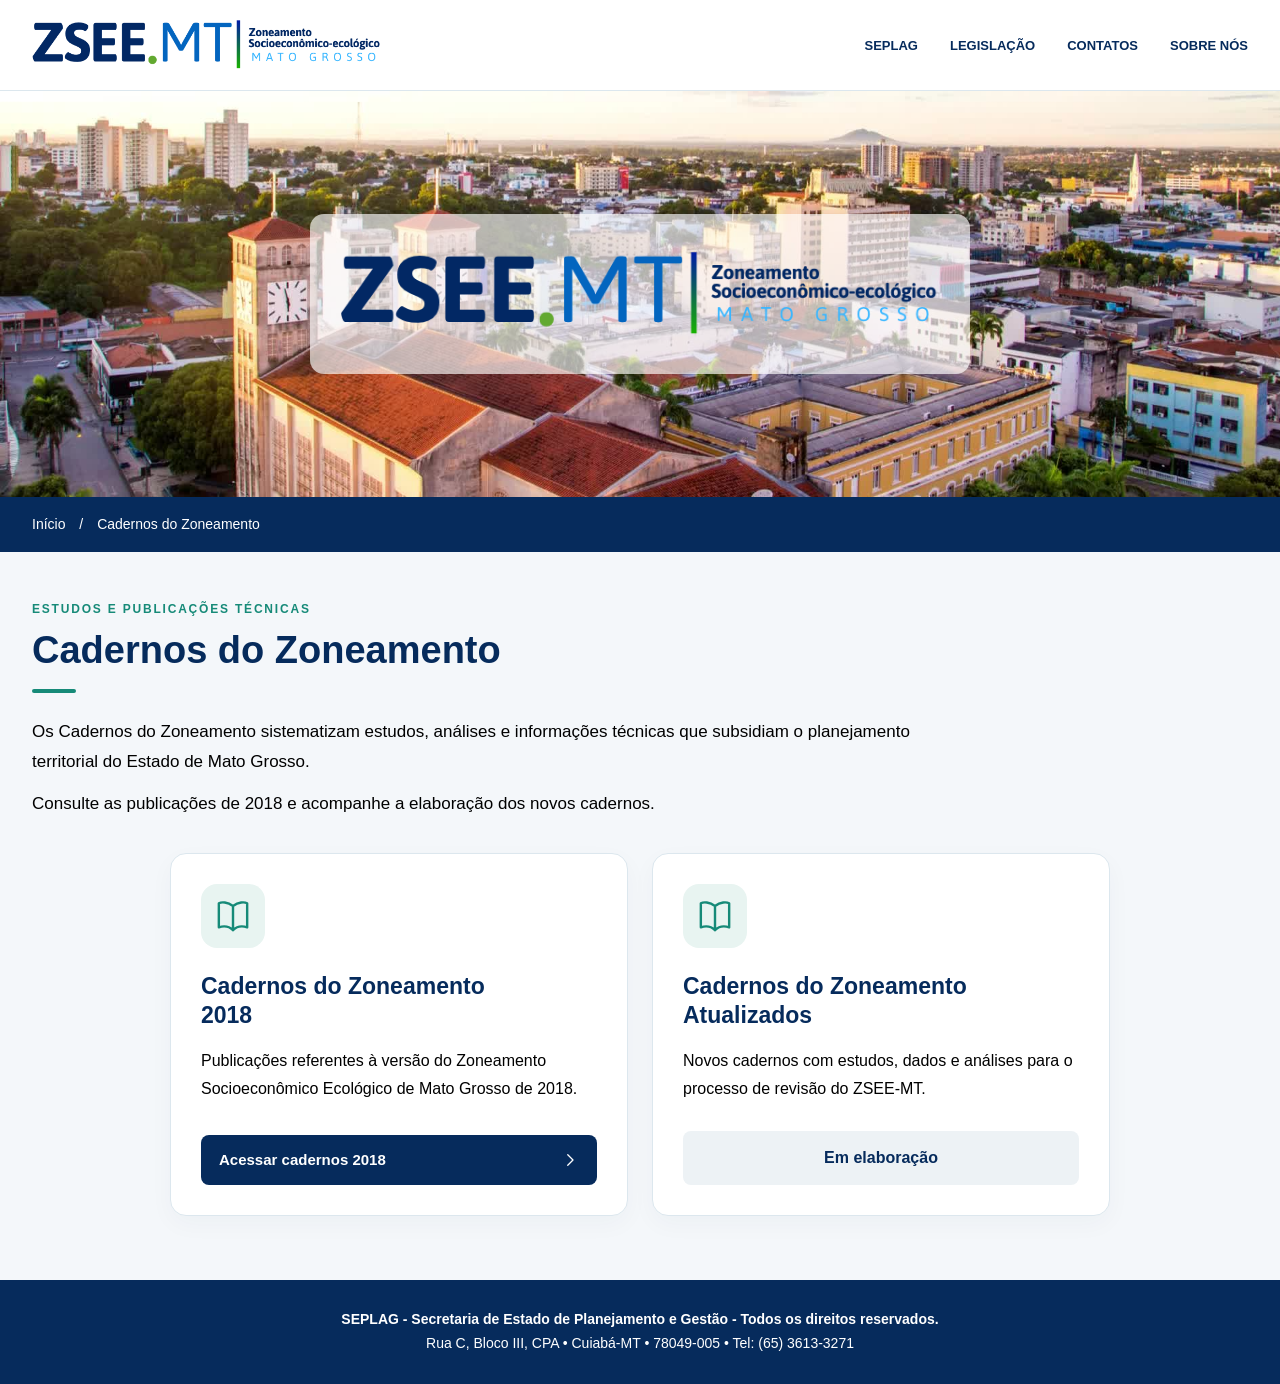
<file: zoneamento-organizado/paginas/cadernos/cadernos-zoneamento.html>
<!DOCTYPE html>
<html lang="pt-BR">
<head>
  <meta charset="UTF-8">
  <meta name="viewport" content="width=device-width, initial-scale=1">

  <title>Cadernos do Zoneamento — ZSEE-MT</title>

  <meta
    name="description"
    content="Consulte os Cadernos do Zoneamento de Mato Grosso de 2018 e acompanhe a elaboração das novas publicações."
  >

  <style>
    :root {
      --navy: #062b5c;
      --green: #168a78;
      --line: #dce7ee;
      font-family: Arial, Helvetica, sans-serif;
      color: #000;
      background: #fff;
    }

    * {
      box-sizing: border-box;
    }

    body {
      margin: 0;
    }

    img {
      display: block;
      max-width: 100%;
      height: auto;
    }

    a {
      color: var(--navy);
    }

    button {
      font: inherit;
      cursor: pointer;
    }

    a:focus-visible,
    button:focus-visible {
      outline: 3px solid var(--green);
      outline-offset: 4px;
    }

    svg {
      width: 30px;
      height: 30px;
      fill: none;
      stroke: currentColor;
      stroke-width: 1.7;
      stroke-linecap: round;
      stroke-linejoin: round;
      flex-shrink: 0;
    }

    .container {
      width: min(1240px, calc(100% - 64px));
      margin-inline: auto;
    }

    .skip {
      position: absolute;
      top: -100px;
      left: 16px;
      z-index: 30;
      padding: 12px;
      background: #fff;
    }

    .skip:focus {
      top: 10px;
    }

    /* Cabeçalho. */
    .header {
      background: #fff;
      border-bottom: 1px solid var(--line);
    }

    .header-inner {
      position: relative;
      display: flex;
      align-items: center;
      justify-content: space-between;
      gap: 24px;
      min-height: 90px;
    }

    .brand {
      display: block;
      width: 350px;
      min-width: 0;
      flex-shrink: 1;
    }

    .nav {
      display: flex;
      align-items: center;
      gap: 32px;
    }

    .nav a {
      padding: 16px 0;
      font-size: 13px;
      font-weight: 700;
      text-decoration: none;
    }

    .nav a:hover {
      color: var(--green);
    }

    .menu-toggle {
      display: none;
      width: 48px;
      height: 48px;
      flex-shrink: 0;
      border: 1px solid var(--line);
      border-radius: 8px;
      background: #fff;
      color: var(--navy);
    }

    .menu-toggle svg {
      display: block;
      margin: auto;
    }

    /* Capa com vídeo. */
    .hero {
      position: relative;
      aspect-ratio: 1890 / 600;
      isolation: isolate;
      background: #c9e6e8;
      background-position: center;
      background-repeat: no-repeat;
      background-size: contain;
    }

    .hero-video {
      position: absolute;
      inset: 0;
      z-index: -1;
      width: 100%;
      height: 100%;
      object-fit: contain;
      object-position: center;
    }

    .hero-inner {
      position: absolute;
      inset: 0;
      display: flex;
      align-items: center;
      justify-content: center;
      padding-block: 32px;
    }

    .hero-logo {
      width: min(660px, 80%);
      padding: 24px 30px;
      border-radius: 14px;
      background: rgba(255, 255, 255, 0.65);
      box-shadow: 0 8px 32px #062b5c12;
    }

    .hero-logo img {
      width: 100%;
    }

    /* Caminho de navegação. */
    .breadcrumb {
      padding: 16px 0;
      background: var(--navy);
      color: #fff;
      font-size: 14px;
      line-height: 1.6;
    }

    .breadcrumb .container {
      overflow-wrap: anywhere;
    }

    .breadcrumb a {
      color: #fff;
      text-decoration: none;
    }

    .breadcrumb a:hover {
      text-decoration: underline;
    }

    .separator {
      margin-inline: 10px;
    }

    /* Conteúdo. */
    .events-main {
      padding: 50px 0 64px;
      background: #f4f7fa;
    }

    .events-intro {
      max-width: 900px;
      margin-bottom: 34px;
    }

    .eyebrow {
      margin: 0 0 12px;
      color: var(--green);
      font-size: 12px;
      font-weight: 700;
      letter-spacing: 0.15em;
      text-transform: uppercase;
    }

    h1 {
      margin: 0 0 24px;
      color: var(--navy);
      font-size: clamp(27px, 3vw, 38px);
      line-height: 1.2;
    }

    h1::after {
      display: block;
      width: 44px;
      height: 4px;
      margin-top: 16px;
      border-radius: 2px;
      background: var(--green);
      content: "";
    }

    .events-intro > p:not(.eyebrow) {
      margin: 0 0 12px;
      font-size: 17px;
      line-height: 1.75;
    }

    .events-grid {
      display: grid;
      grid-template-columns: repeat(2, minmax(0, 1fr));
      gap: 24px;
      max-width: 940px;
      margin-inline: auto;
    }

    .event-tile {
      display: flex;
      flex-direction: column;
      align-items: flex-start;
      min-width: 0;
      padding: 30px;
      border: 1px solid var(--line);
      border-radius: 16px;
      background: #fff;
      box-shadow: 0 8px 24px #062b5c09;
    }

    .event-symbol {
      display: grid;
      place-items: center;
      width: 64px;
      height: 64px;
      margin-bottom: 24px;
      border-radius: 16px;
      background: #e8f4f1;
      color: var(--green);
    }

    .event-symbol svg {
      width: 34px;
      height: 34px;
    }

    .event-tile h2 {
      margin: 0 0 16px;
      color: var(--navy);
      font-size: 23px;
      line-height: 1.3;
      overflow-wrap: anywhere;
    }

    .event-tile > p {
      margin: 0 0 28px;
      font-size: 16px;
      line-height: 1.75;
      overflow-wrap: anywhere;
    }

    .event-action {
      display: flex;
      align-items: center;
      justify-content: space-between;
      gap: 12px;
      width: 100%;
      min-height: 48px;
      margin-top: auto;
      padding: 14px 18px;
      border-radius: 8px;
      background: var(--navy);
      color: #fff;
      font-size: 15px;
      font-weight: 700;
      line-height: 1.5;
      text-decoration: none;
      overflow-wrap: anywhere;
    }

    .event-action:hover {
      background: #0c417f;
    }

    .event-action svg {
      width: 18px;
      height: 18px;
    }

    .event-tile .publication-status {
      width: 100%;
      margin: auto 0 0;
      padding: 13px 20px;
      border-radius: 8px;
      background: #edf2f5;
      color: var(--navy);
      font-weight: 700;
      text-align: center;
    }

    /* Rodapé: somente texto, sem imagem. */
    .footer {
      padding: 28px 20px;
      background: #062b5c;
      color: #fff;
      text-align: center;
    }

    .footer p {
      width: 100%;
      max-width: 1200px;
      margin: 0 auto;
      color: #fff;
      font-size: 14px;
      line-height: 1.7;
      text-align: center;
      overflow-wrap: anywhere;
    }

    .footer strong {
      color: #fff;
    }

    @media (max-width: 1000px) {
      .brand {
        width: 280px;
      }

      .nav {
        gap: 18px;
      }

      .events-grid {
        gap: 16px;
      }

      .event-tile {
        padding: 24px;
      }
    }

    @media (max-width: 760px) {
      .container {
        width: calc(100% - 36px);
      }

      .header-inner {
        min-height: 72px;
      }

      .brand {
        width: min(280px, calc(100% - 72px));
      }

      .menu-toggle {
        display: block;
      }

      .nav {
        position: absolute;
        top: calc(100% - 1px);
        right: -18px;
        left: -18px;
        z-index: 10;
        display: none;
        padding: 12px 24px 20px;
        border-bottom: 1px solid var(--line);
        background: #fff;
        box-shadow: 0 12px 20px #062b5c12;
      }

      .nav.open {
        display: flex;
        flex-direction: column;
        align-items: stretch;
        gap: 0;
      }

      .nav a {
        padding: 16px;
        border-bottom: 1px solid var(--line);
        font-size: 14px;
      }

      .hero {
        height: 260px;
        aspect-ratio: auto;
        background-size: cover;
        background-position: 45% top;
      }

      .hero-video {
        object-fit: cover;
        object-position: 45% top;
      }

      .hero-logo {
        width: 100%;
        padding: 18px 16px;
        border-radius: 10px;
      }

      .events-main {
        padding: 34px 0 42px;
      }

      .events-grid {
        grid-template-columns: minmax(0, 1fr);
      }

      .event-tile {
        padding: 26px;
      }

      .events-intro > p:not(.eyebrow) {
        font-size: 16px;
      }
    }

    @media (prefers-reduced-motion: reduce) {
      .hero-video {
        display: none;
      }
    }
  </style>
</head>

<body>
  <a class="skip" href="#conteudo">Ir para o conteúdo</a>

  <header class="header">
    <div class="container header-inner">
      <a
        class="brand"
        href="https://geodados.mt.gov.br/portal/apps/experiencebuilder/experience/?id=e1c86d6bca2d4fd8ab92141e2c3c7e5a&amp;draft=true"
        target="_blank"
        rel="noopener noreferrer"
        aria-label="ZSEE-MT — início"
      >
        <img
          src="https://ctc-jpg.github.io/zoneamento_socioeconomico_ecologico/zoneamento-organizado/assets/imagens/logo.png"
          width="636"
          height="103"
          alt="ZSEE-MT — Zoneamento Socioeconômico-Ecológico de Mato Grosso"
        >
      </a>

      <button
        class="menu-toggle"
        type="button"
        aria-controls="main-nav"
        aria-expanded="false"
        aria-label="Abrir menu"
      >
        <svg viewBox="0 0 24 24" aria-hidden="true">
          <path d="M3 6h18M3 12h18M3 18h18"/>
        </svg>
      </button>

      <nav class="nav" id="main-nav" aria-label="Menu principal">
        <a
          href="https://www.seplag.mt.gov.br/"
          target="_blank"
          rel="noopener noreferrer"
        >SEPLAG</a>

        <a
          href="https://iframe.leisestaduais.com.br/mt?origin=instituicao"
          target="_blank"
          rel="noopener noreferrer"
        >LEGISLAÇÃO</a>

        <a
          href="https://www.seplag.mt.gov.br/atendimento"
          target="_blank"
          rel="noopener noreferrer"
        >CONTATOS</a>

        <a
          href="https://geodados.mt.gov.br/portal/apps/experiencebuilder/experience/?id=e1c86d6bca2d4fd8ab92141e2c3c7e5a&amp;page=Sobre&amp;views=Exibir-7"
          target="_blank"
          rel="noopener noreferrer"
        >SOBRE NÓS </a>
      </nav>
    </div>
  </header>

  <section class="hero" aria-label="ZSEE-MT">
    <video
      class="hero-video"
      poster="https://ctc-jpg.github.io/zoneamento_socioeconomico_ecologico/zoneamento-organizado/assets/imagens/capa.jpg"
      autoplay
      muted
      loop
      playsinline
      preload="none"
      aria-hidden="true"
      disablepictureinpicture
    ></video>

    <div class="container hero-inner">
      <div class="hero-logo">
        <img
          src="https://ctc-jpg.github.io/zoneamento_socioeconomico_ecologico/zoneamento-organizado/assets/imagens/logo.png"
          width="636"
          height="103"
          alt="ZSEE-MT — Zoneamento Socioeconômico-Ecológico de Mato Grosso"
        >
      </div>
    </div>
  </section>

  <nav class="breadcrumb" aria-label="Localização">
    <div class="container">
      <a
        href="https://geodados.mt.gov.br/portal/apps/experiencebuilder/experience/?id=e1c86d6bca2d4fd8ab92141e2c3c7e5a&amp;draft=true"
        target="_blank"
        rel="noopener noreferrer"
      >Início</a>

      <span class="separator" aria-hidden="true">/</span>

      <span aria-current="page">Cadernos do Zoneamento</span>
    </div>
  </nav>

  <main class="events-main" id="conteudo">
    <div class="container">
      <div class="events-intro">
        <p class="eyebrow">Estudos e publicações técnicas</p>

        <h1>Cadernos do Zoneamento</h1>

        <p>
          Os Cadernos do Zoneamento sistematizam estudos, análises e
          informações técnicas que subsidiam o planejamento territorial
          do Estado de Mato Grosso.
        </p>

        <p>
          Consulte as publicações de 2018 e acompanhe a elaboração
          dos novos cadernos.
        </p>
      </div>

      <div class="events-grid">
        <article class="event-tile">
          <div class="event-symbol">
            <svg viewBox="0 0 24 24" aria-hidden="true">
              <path d="M12 5C8 2 4 2 2 3v17c3-1 7-1 10 2 3-3 7-3 10-2V3c-2-1-6-1-10 2Zm0 0v17"/>
            </svg>
          </div>

          <h2>
            Cadernos do Zoneamento
            <br>
            2018
          </h2>

          <p>
            Publicações referentes à versão do Zoneamento Socioeconômico
            Ecológico de Mato Grosso de 2018.
          </p>

          <a
            class="event-action"
            href="https://www.seplag.mt.gov.br/w/zoneamento-2018"
            target="_blank"
            rel="noopener noreferrer"
          >
            <span>Acessar cadernos 2018</span>

            <svg viewBox="0 0 24 24" aria-hidden="true">
              <path d="m9 5 7 7-7 7"/>
            </svg>
          </a>
        </article>

        <article class="event-tile">
          <div class="event-symbol">
            <svg viewBox="0 0 24 24" aria-hidden="true">
              <path d="M12 5C8 2 4 2 2 3v17c3-1 7-1 10 2 3-3 7-3 10-2V3c-2-1-6-1-10 2Zm0 0v17"/>
            </svg>
          </div>

          <h2>
            Cadernos do Zoneamento
            <br>
            Atualizados
          </h2>

          <p>
            Novos cadernos com estudos, dados e análises para
            o processo de revisão do ZSEE-MT.
          </p>

          <p class="publication-status">Em elaboração</p>
        </article>
      </div>
    </div>
  </main>

  <!-- RODAPÉ SEM IMAGEM: SOMENTE TEXTO CENTRALIZADO. -->
  <footer class="footer">
    <p>
      <strong>
        SEPLAG - Secretaria de Estado de Planejamento e Gestão -
        Todos os direitos reservados.
      </strong>
      <br>
      Rua C, Bloco III, CPA • Cuiabá-MT • 78049-005 •
      Tel: (65) 3613-3271
    </p>
  </footer>

  <script>
    /* Menu do celular. */
    const menuButton = document.querySelector('.menu-toggle');
    const navigation = document.querySelector('.nav');

    function closeMenu() {
      navigation.classList.remove('open');
      menuButton.setAttribute('aria-expanded', 'false');
      menuButton.setAttribute('aria-label', 'Abrir menu');
    }

    menuButton.addEventListener('click', () => {
      const open = menuButton.getAttribute('aria-expanded') !== 'true';

      navigation.classList.toggle('open', open);
      menuButton.setAttribute('aria-expanded', String(open));
      menuButton.setAttribute(
        'aria-label',
        open ? 'Fechar menu' : 'Abrir menu'
      );
    });

    document.addEventListener('keydown', event => {
      if (
        event.key === 'Escape' &&
        menuButton.getAttribute('aria-expanded') === 'true'
      ) {
        closeMenu();
        menuButton.focus();
      }
    });

    document.addEventListener('click', event => {
      if (!event.target.closest('.header')) {
        closeMenu();
      }
    });

    navigation.addEventListener('click', event => {
      if (event.target.closest('a')) {
        closeMenu();
      }
    });

    matchMedia('(min-width:761px)').addEventListener(
      'change',
      closeMenu
    );

    /* Vídeos de computador e celular. */
    const assetsBase =
      'https://ctc-jpg.github.io/' +
      'zoneamento_socioeconomico_ecologico/' +
      'zoneamento-organizado/assets/';

    const video = document.querySelector('.hero-video');
    const hero = document.querySelector('.hero');
    const mobileScreen = matchMedia('(max-width:760px)');
    const reducedMotion = matchMedia(
      '(prefers-reduced-motion:reduce)'
    );

    let activeSource = '';

    function updateVideo() {
      const mobile = mobileScreen.matches;

      const poster = assetsBase + (
        mobile
          ? 'imagens/capa-celular.jpg'
          : 'imagens/capa.jpg'
      );

      video.poster = poster;
      hero.style.backgroundImage = 'url("' + poster + '")';

      if (reducedMotion.matches) {
        video.pause();
        return;
      }

      const source = assetsBase + (
        mobile
          ? 'videos/capa-celular.mp4'
          : 'videos/capa.mp4'
      );

      video.muted = true;
      video.defaultMuted = true;

      if (source !== activeSource) {
        video.pause();
        video.src = source;
        activeSource = source;
        video.load();
      }

      video.play().catch(() => {
        /* Mantém a imagem de capa se o autoplay for bloqueado. */
      });
    }

    mobileScreen.addEventListener('change', updateVideo);
    reducedMotion.addEventListener('change', updateVideo);

    updateVideo();
  </script>
</body>
</html>
</file>
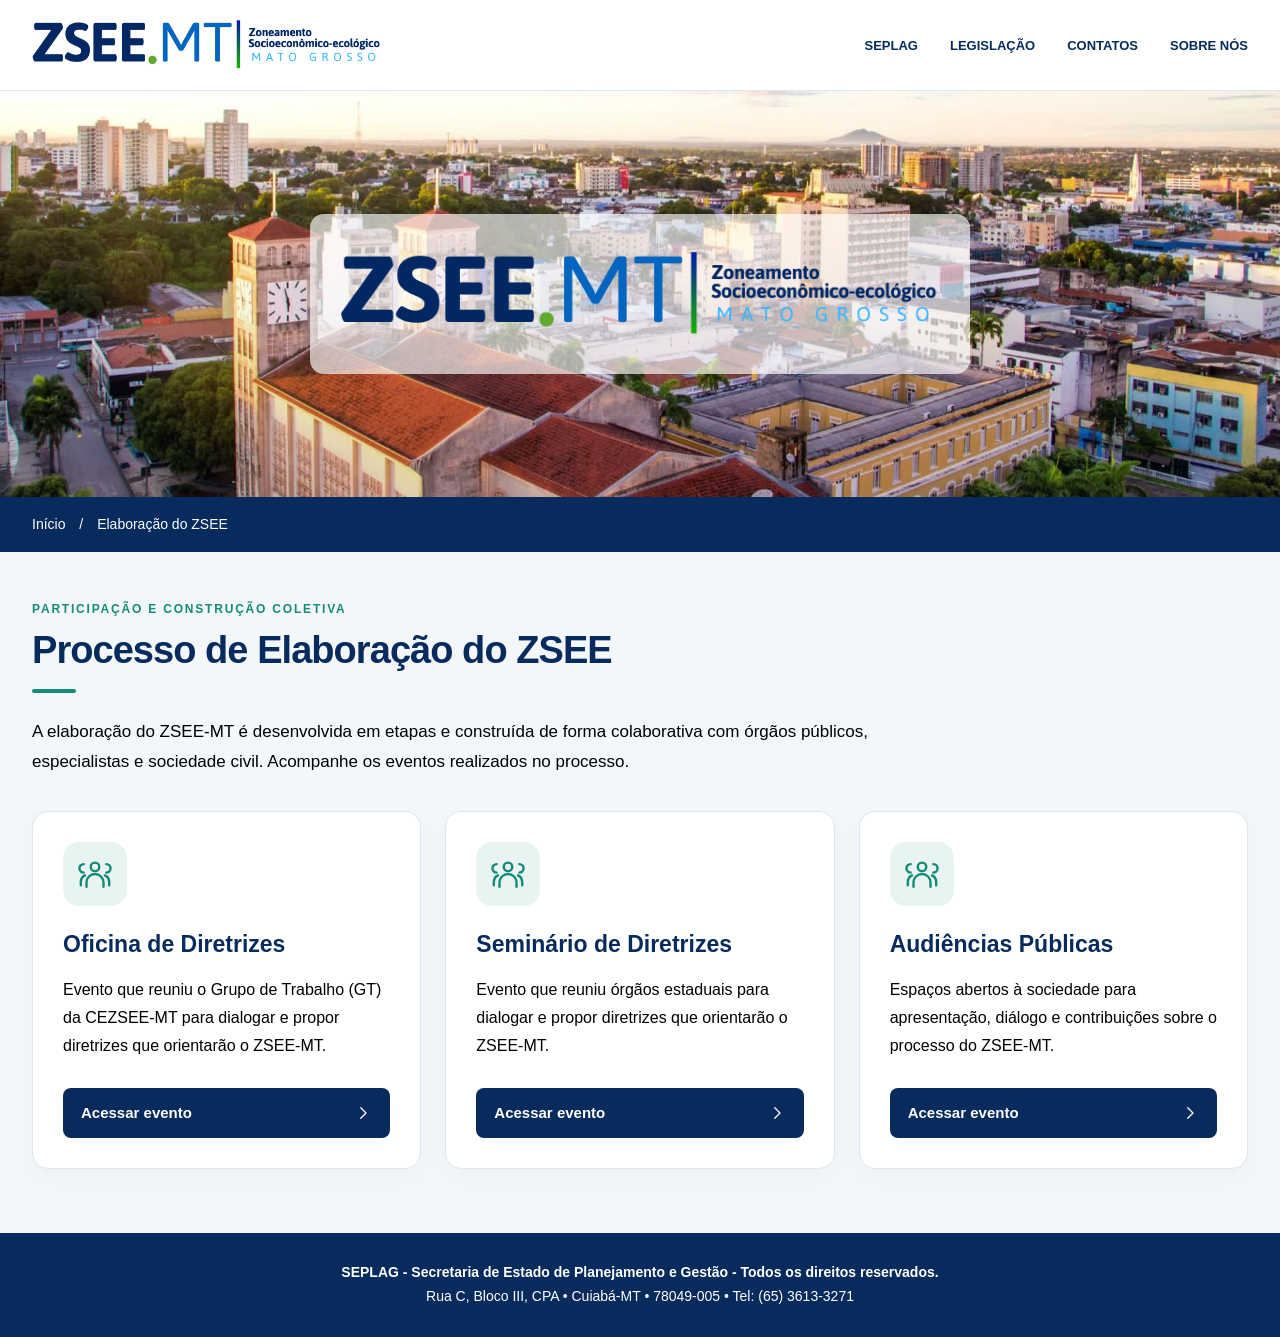
<file: zoneamento-organizado/paginas/elaboracao/elaboracao-zsee.html>
<!DOCTYPE html>
<html lang="pt-BR">
<head>
  <meta charset="UTF-8">
  <meta name="viewport" content="width=device-width, initial-scale=1">

  <title>Elaboração do ZSEE — Mato Grosso</title>

  <meta
    name="description"
    content="Eventos do processo de elaboração do ZSEE-MT: Oficina de Diretrizes, Seminário de Diretrizes e Audiências Públicas."
  >

  <style>
    :root {
      --navy: #062b5c;
      --green: #168a78;
      --line: #dce7ee;
      font-family: Arial, Helvetica, sans-serif;
      color: #000;
      background: #fff;
    }

    * {
      box-sizing: border-box;
    }

    body {
      margin: 0;
    }

    img {
      display: block;
      max-width: 100%;
      height: auto;
    }

    a {
      color: var(--navy);
    }

    button {
      font: inherit;
      cursor: pointer;
    }

    a,
    button {
      -webkit-tap-highlight-color: transparent;
    }

    a:focus-visible,
    button:focus-visible {
      outline: 3px solid var(--green);
      outline-offset: 4px;
    }

    svg {
      width: 30px;
      height: 30px;
      fill: none;
      stroke: currentColor;
      stroke-width: 1.7;
      stroke-linecap: round;
      stroke-linejoin: round;
      flex-shrink: 0;
    }

    .container {
      width: min(1240px, calc(100% - 64px));
      margin-inline: auto;
    }

    .skip {
      position: absolute;
      top: -100px;
      left: 16px;
      z-index: 30;
      padding: 12px;
      background: #fff;
    }

    .skip:focus {
      top: 10px;
    }

    /* Cabeçalho. */
    .header {
      background: #fff;
      border-bottom: 1px solid var(--line);
    }

    .header-inner {
      position: relative;
      display: flex;
      align-items: center;
      justify-content: space-between;
      gap: 24px;
      min-height: 90px;
    }

    .brand {
      display: block;
      width: 350px;
      min-width: 0;
      flex-shrink: 1;
    }

    .nav {
      display: flex;
      align-items: center;
      gap: 32px;
    }

    .nav a {
      padding: 16px 0;
      font-size: 13px;
      font-weight: 700;
      text-decoration: none;
    }

    .nav a:hover {
      color: var(--green);
    }

    .menu-toggle {
      display: none;
      width: 48px;
      height: 48px;
      flex-shrink: 0;
      border: 1px solid var(--line);
      border-radius: 8px;
      background: #fff;
      color: var(--navy);
    }

    .menu-toggle svg {
      display: block;
      margin: auto;
    }

    /* Capa com vídeo. */
    .hero {
      position: relative;
      aspect-ratio: 1890 / 600;
      isolation: isolate;
      background: #c9e6e8;
      background-position: center;
      background-repeat: no-repeat;
      background-size: contain;
    }

    .hero-video {
      position: absolute;
      inset: 0;
      z-index: -2;
      width: 100%;
      height: 100%;
      object-fit: contain;
      object-position: center;
    }

    .hero::after {
      position: absolute;
      inset: 0;
      z-index: -1;
      content: "";
      background: linear-gradient(
        0deg,
        rgba(4, 32, 64, 0.12),
        transparent 60%
      );
    }

    .hero-inner {
      position: absolute;
      inset: 0;
      display: flex;
      align-items: center;
      justify-content: center;
      padding-block: 32px;
    }

    .hero-logo {
      width: min(660px, 80%);
      padding: 24px 30px;
      border-radius: 14px;
      background: rgba(255, 255, 255, 0.65);
      box-shadow: 0 8px 32px #062b5c12;
    }

    .hero-logo img {
      width: 100%;
    }

    /* Caminho de navegação. */
    .breadcrumb {
      padding: 16px 0;
      background: var(--navy);
      color: #fff;
      font-size: 14px;
      line-height: 1.6;
    }

    .breadcrumb .container {
      overflow-wrap: anywhere;
    }

    .breadcrumb a {
      color: #fff;
      text-decoration: none;
    }

    .breadcrumb a:hover {
      text-decoration: underline;
    }

    .separator {
      margin-inline: 10px;
    }

    /* Conteúdo. */
    .events-main {
      padding: 50px 0 64px;
      background: #f4f7fa;
    }

    .events-intro {
      max-width: 900px;
      margin-bottom: 34px;
    }

    .eyebrow {
      margin: 0 0 12px;
      color: var(--green);
      font-size: 12px;
      font-weight: 700;
      letter-spacing: 0.15em;
      text-transform: uppercase;
    }

    h1 {
      margin: 0 0 24px;
      color: var(--navy);
      font-size: clamp(27px, 3vw, 38px);
      line-height: 1.2;
      letter-spacing: -0.025em;
    }

    h1::after {
      display: block;
      width: 44px;
      height: 4px;
      margin-top: 16px;
      border-radius: 2px;
      background: var(--green);
      content: "";
    }

    .intro-text {
      margin: 0;
      font-size: 17px;
      line-height: 1.75;
    }

    .events-grid {
      display: grid;
      grid-template-columns: repeat(3, minmax(0, 1fr));
      gap: 24px;
    }

    .event-tile {
      display: flex;
      flex-direction: column;
      align-items: flex-start;
      min-width: 0;
      padding: 30px;
      border: 1px solid var(--line);
      border-radius: 16px;
      background: #fff;
      box-shadow: 0 8px 24px #062b5c09;
    }

    .event-symbol {
      display: grid;
      place-items: center;
      width: 64px;
      height: 64px;
      margin-bottom: 24px;
      border-radius: 16px;
      background: #e8f4f1;
      color: var(--green);
    }

    .event-symbol svg {
      width: 34px;
      height: 34px;
    }

    .event-tile h2 {
      margin: 0 0 16px;
      color: var(--navy);
      font-size: 23px;
      line-height: 1.3;
      overflow-wrap: anywhere;
    }

    .event-tile p {
      margin: 0 0 28px;
      color: #000;
      font-size: 16px;
      line-height: 1.75;
      overflow-wrap: anywhere;
    }

    .event-action {
      display: flex;
      align-items: center;
      justify-content: space-between;
      gap: 12px;
      width: 100%;
      min-height: 48px;
      margin-top: auto;
      padding: 14px 18px;
      border: 0;
      border-radius: 8px;
      background: var(--navy);
      color: #fff;
      font-size: 15px;
      font-weight: 700;
      line-height: 1.5;
      text-align: left;
      text-decoration: none;
      overflow-wrap: anywhere;
    }

    .event-action:hover {
      background: #0c417f;
    }

    .event-action svg {
      width: 18px;
      height: 18px;
    }

    /* Rodapé sem imagem, somente texto centralizado. */
    .footer {
      padding: 28px 20px;
      background: #062b5c;
      color: #fff;
      text-align: center;
    }

    .footer p {
      width: 100%;
      max-width: 1200px;
      margin: 0 auto;
      color: #fff;
      font-size: 14px;
      line-height: 1.7;
      text-align: center;
      overflow-wrap: anywhere;
    }

    .footer strong {
      color: #fff;
    }

    /* Aviso de página ainda não disponível. */
    dialog {
      width: min(460px, calc(100% - 32px));
      max-height: calc(100dvh - 32px);
      padding: 28px;
      overflow: auto;
      border: 1px solid var(--line);
      border-radius: 14px;
      color: #000;
    }

    dialog::backdrop {
      background: #062b5c66;
    }

    dialog h2 {
      margin: 0 0 16px;
      color: var(--navy);
      font-size: 24px;
    }

    dialog p {
      line-height: 1.6;
    }

    .dialog-close {
      min-height: 44px;
      padding: 12px 20px;
      border: 0;
      border-radius: 8px;
      background: var(--navy);
      color: #fff;
    }

    /* Tablets. */
    @media (max-width: 1000px) {
      .brand {
        width: 280px;
      }

      .nav {
        gap: 18px;
      }
    }

    @media (max-width: 900px) {
      .events-grid {
        gap: 16px;
      }

      .event-tile {
        padding: 24px;
      }

      .event-tile h2 {
        font-size: 21px;
      }
    }

    /* Celulares. */
    @media (max-width: 760px) {
      .container {
        width: calc(100% - 36px);
      }

      .header-inner {
        min-height: 72px;
      }

      .brand {
        width: min(280px, calc(100% - 72px));
      }

      .menu-toggle {
        display: block;
      }

      .nav {
        position: absolute;
        top: calc(100% - 1px);
        right: -18px;
        left: -18px;
        z-index: 10;
        display: none;
        padding: 12px 24px 20px;
        border-bottom: 1px solid var(--line);
        background: #fff;
        box-shadow: 0 12px 20px #062b5c12;
      }

      .nav.open {
        display: flex;
        flex-direction: column;
        align-items: stretch;
        gap: 0;
      }

      .nav a {
        padding: 16px;
        border-bottom: 1px solid var(--line);
        font-size: 14px;
      }

      .hero {
        height: 260px;
        aspect-ratio: auto;
        background-size: cover;
        background-position: 45% top;
      }

      .hero-video {
        object-fit: cover;
        object-position: 45% top;
      }

      .hero-logo {
        width: 100%;
        padding: 18px 16px;
        border-radius: 10px;
      }

      .events-main {
        padding: 34px 0 42px;
      }

      .events-grid {
        grid-template-columns: minmax(0, 1fr);
      }

      .event-tile {
        padding: 26px;
      }

      .intro-text {
        font-size: 16px;
      }
    }

    @media (prefers-reduced-motion: reduce) {
      .hero-video {
        display: none;
      }
    }
  </style>
</head>

<body>
  <a class="skip" href="#conteudo">Ir para o conteúdo</a>

  <header class="header">
    <div class="container header-inner">
      <a
        class="brand"
        href="https://geodados.mt.gov.br/portal/apps/experiencebuilder/experience/?id=e1c86d6bca2d4fd8ab92141e2c3c7e5a&amp;draft=true"
        target="_blank"
        rel="noopener noreferrer"
        aria-label="ZSEE-MT — início"
      >
        <img
          src="../../assets/imagens/logo.png"
          width="636"
          height="103"
          alt="ZSEE-MT — Zoneamento Socioeconômico-Ecológico de Mato Grosso"
        >
      </a>

      <button
        class="menu-toggle"
        type="button"
        aria-controls="main-nav"
        aria-expanded="false"
        aria-label="Abrir menu"
      >
        <svg viewBox="0 0 24 24" aria-hidden="true">
          <path d="M3 6h18M3 12h18M3 18h18"/>
        </svg>
      </button>

      <nav class="nav" id="main-nav" aria-label="Menu principal">
        <a
          href="https://www.seplag.mt.gov.br/"
          target="_blank"
          rel="noopener noreferrer"
        >SEPLAG</a>

        <a
          href="https://iframe.leisestaduais.com.br/mt?origin=instituicao"
          target="_blank"
          rel="noopener noreferrer"
        >LEGISLAÇÃO</a>

        <a
          href="https://www.seplag.mt.gov.br/atendimento"
          target="_blank"
          rel="noopener noreferrer"
        >CONTATOS</a>

        <a
          href="https://geodados.mt.gov.br/portal/apps/experiencebuilder/experience/?id=e1c86d6bca2d4fd8ab92141e2c3c7e5a&amp;page=Sobre&amp;views=Exibir-7"
          target="_blank"
          rel="noopener noreferrer"
        >SOBRE NÓS</a>
      </nav>
    </div>
  </header>

  <section class="hero" aria-label="ZSEE-MT">
    <video
      class="hero-video"
      poster="../../assets/imagens/capa.jpg"
      autoplay
      muted
      loop
      playsinline
      preload="none"
      aria-hidden="true"
      disablepictureinpicture
    ></video>

    <div class="container hero-inner">
      <div class="hero-logo">
        <img
          src="../../assets/imagens/logo.png"
          width="636"
          height="103"
          alt="ZSEE-MT — Zoneamento Socioeconômico-Ecológico de Mato Grosso"
        >
      </div>
    </div>
  </section>

  <nav class="breadcrumb" aria-label="Localização">
    <div class="container">
      <a
        href="https://geodados.mt.gov.br/portal/apps/experiencebuilder/experience/?id=e1c86d6bca2d4fd8ab92141e2c3c7e5a&amp;draft=true"
        target="_blank"
        rel="noopener noreferrer"
      >Início</a>

      <span class="separator" aria-hidden="true">/</span>

      <span aria-current="page">Elaboração do ZSEE</span>
    </div>
  </nav>

  <main class="events-main" id="conteudo">
    <div class="container">
      <div class="events-intro">
        <p class="eyebrow">Participação e construção coletiva</p>

        <h1>Processo de Elaboração do ZSEE</h1>

        <p class="intro-text">
          A elaboração do ZSEE-MT é desenvolvida em etapas e construída
          de forma colaborativa com órgãos públicos, especialistas
          e sociedade civil. Acompanhe os eventos realizados no processo.
        </p>
      </div>

      <div class="events-grid">
        <!-- Oficina de Diretrizes. -->
        <article class="event-tile">
          <div class="event-symbol">
            <svg viewBox="0 0 24 24" aria-hidden="true">
              <circle cx="12" cy="7" r="3"/>
              <path d="M6 21v-3a6 6 0 0 1 12 0v3M4 5a3 3 0 0 0 0 6M20 5a3 3 0 0 1 0 6M2 20v-3a5 5 0 0 1 3-4M22 20v-3a5 5 0 0 0-3-4"/>
            </svg>
          </div>

          <h2>Oficina de Diretrizes</h2>

          <p>
            Evento que reuniu o Grupo de Trabalho (GT) da CEZSEE-MT
            para dialogar e propor diretrizes que orientarão o ZSEE-MT.
          </p>

          <a
            class="event-action"
            href="https://geodados.mt.gov.br/portal/apps/experiencebuilder/experience/?draft=true&amp;id=e1c86d6bca2d4fd8ab92141e2c3c7e5a&amp;page=Oficina-de-Diretrizes"
            target="_blank"
            rel="noopener noreferrer"
            aria-label="Acessar evento: Oficina de Diretrizes"
          >
            <span>Acessar evento</span>

            <svg viewBox="0 0 24 24" aria-hidden="true">
              <path d="m9 5 7 7-7 7"/>
            </svg>
          </a>
        </article>

        <!-- Seminário de Diretrizes. -->
        <article class="event-tile">
          <div class="event-symbol">
            <svg viewBox="0 0 24 24" aria-hidden="true">
              <circle cx="12" cy="7" r="3"/>
              <path d="M6 21v-3a6 6 0 0 1 12 0v3M4 5a3 3 0 0 0 0 6M20 5a3 3 0 0 1 0 6M2 20v-3a5 5 0 0 1 3-4M22 20v-3a5 5 0 0 0-3-4"/>
            </svg>
          </div>

          <h2>Seminário de Diretrizes</h2>

          <p>
            Evento que reuniu órgãos estaduais para dialogar
            e propor diretrizes que orientarão o ZSEE-MT.
          </p>

          <a
            class="event-action"
            href="https://geodados.mt.gov.br/portal/apps/experiencebuilder/experience/?draft=true&amp;id=e1c86d6bca2d4fd8ab92141e2c3c7e5a&amp;page=Semin%C3%A1rio-de-Diretrizes"
            target="_blank"
            rel="noopener noreferrer"
            aria-label="Acessar evento: Seminário de Diretrizes"
          >
            <span>Acessar evento</span>

            <svg viewBox="0 0 24 24" aria-hidden="true">
              <path d="m9 5 7 7-7 7"/>
            </svg>
          </a>
        </article>

        <!-- Audiências Públicas: endereço ainda não informado. -->
        <article class="event-tile">
          <div class="event-symbol">
            <svg viewBox="0 0 24 24" aria-hidden="true">
              <circle cx="12" cy="7" r="3"/>
              <path d="M6 21v-3a6 6 0 0 1 12 0v3M4 5a3 3 0 0 0 0 6M20 5a3 3 0 0 1 0 6M2 20v-3a5 5 0 0 1 3-4M22 20v-3a5 5 0 0 0-3-4"/>
            </svg>
          </div>

          <h2>Audiências Públicas</h2>

          <p>
            Espaços abertos à sociedade para apresentação, diálogo
            e contribuições sobre o processo do ZSEE-MT.
          </p>

          <button
            class="event-action"
            type="button"
            id="abrir-audiencias"
            aria-haspopup="dialog"
            aria-controls="evento-pendente"
            aria-label="Acessar evento: Audiências Públicas"
          >
            <span>Acessar evento</span>

            <svg viewBox="0 0 24 24" aria-hidden="true">
              <path d="m9 5 7 7-7 7"/>
            </svg>
          </button>
        </article>
      </div>
    </div>
  </main>

  <!-- Rodapé sem qualquer imagem. -->
  <footer class="footer">
    <p>
      <strong>
        SEPLAG - Secretaria de Estado de Planejamento e Gestão -
        Todos os direitos reservados.
      </strong>
      <br>
      Rua C, Bloco III, CPA • Cuiabá-MT • 78049-005 •
      Tel: (65) 3613-3271
    </p>
  </footer>

  <dialog id="evento-pendente" aria-labelledby="evento-titulo">
    <h2 id="evento-titulo">Audiências Públicas</h2>

    <p>O endereço deste evento será disponibilizado em breve.</p>

    <button type="button" class="dialog-close">Fechar</button>
  </dialog>

  <script>
    /* Menu responsivo. */
    const menuButton = document.querySelector('.menu-toggle');
    const navigation = document.querySelector('.nav');

    function closeMenu() {
      navigation.classList.remove('open');
      menuButton.setAttribute('aria-expanded', 'false');
      menuButton.setAttribute('aria-label', 'Abrir menu');
    }

    menuButton.addEventListener('click', () => {
      const open = menuButton.getAttribute('aria-expanded') !== 'true';

      navigation.classList.toggle('open', open);
      menuButton.setAttribute('aria-expanded', String(open));

      menuButton.setAttribute(
        'aria-label',
        open ? 'Fechar menu' : 'Abrir menu'
      );
    });

    document.addEventListener('keydown', event => {
      if (
        event.key === 'Escape' &&
        menuButton.getAttribute('aria-expanded') === 'true'
      ) {
        closeMenu();
        menuButton.focus();
      }
    });

    document.addEventListener('click', event => {
      if (!event.target.closest('.header')) {
        closeMenu();
      }
    });

    navigation.addEventListener('click', event => {
      if (event.target.closest('a')) {
        closeMenu();
      }
    });

    matchMedia('(min-width:761px)').addEventListener(
      'change',
      closeMenu
    );

    /* Aviso de Audiências Públicas. */
    const pending = document.querySelector('#evento-pendente');

    document.querySelector('#abrir-audiencias').addEventListener(
      'click',
      () => pending.showModal()
    );

    document.querySelector('.dialog-close').addEventListener(
      'click',
      () => pending.close()
    );

    /* Vídeo de computador e de celular. */
    const video = document.querySelector('.hero-video');
    const hero = document.querySelector('.hero');
    const mobileScreen = matchMedia('(max-width:760px)');
    const reducedMotion = matchMedia(
      '(prefers-reduced-motion:reduce)'
    );

    let activeSource = '';

    function updateVideo() {
      const mobile = mobileScreen.matches;

      const poster = mobile
        ? '../../assets/imagens/capa-celular.jpg'
        : '../../assets/imagens/capa.jpg';

      video.poster = poster;
      hero.style.backgroundImage = 'url("' + poster + '")';

      if (reducedMotion.matches) {
        video.pause();
        return;
      }

      const source = mobile
        ? '../../assets/videos/capa-celular.mp4'
        : '../../assets/videos/capa.mp4';

      video.muted = true;
      video.defaultMuted = true;

      if (activeSource !== source) {
        video.pause();
        video.src = source;
        activeSource = source;
        video.load();
      }

      video.play().catch(() => {
        /* Mantém a imagem de capa se o autoplay for bloqueado. */
      });
    }

    mobileScreen.addEventListener('change', updateVideo);
    reducedMotion.addEventListener('change', updateVideo);

    updateVideo();
  </script>
</body>
</html>
</file>
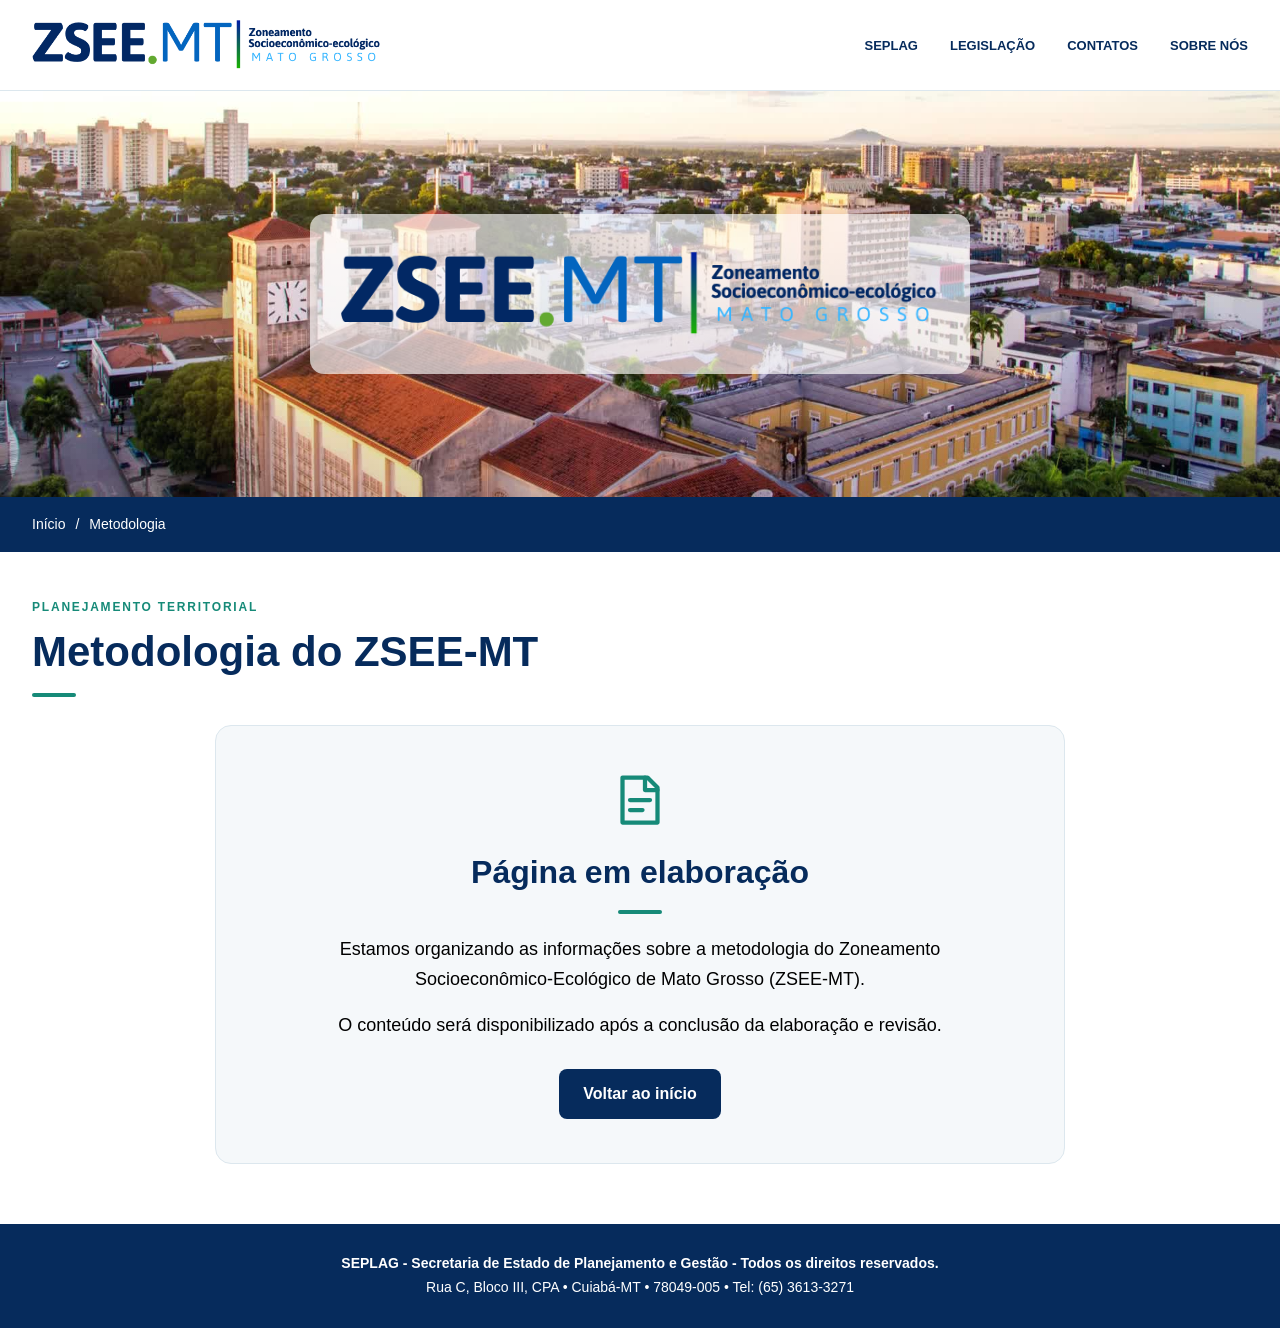
<file: zoneamento-organizado/paginas/metodologia/metodologia-em-elaboracao.html>
<!DOCTYPE html>
<html lang="pt-BR">
<head>
  <meta charset="UTF-8">
  <meta name="viewport" content="width=device-width, initial-scale=1">

  <title>Metodologia do ZSEE-MT</title>

  <meta
    name="description"
    content="Página da Metodologia do ZSEE-MT em elaboração."
  >

  <style>
    :root {
      --navy: #062b5c;
      --green: #168a78;
      --line: #dce7ee;
      font-family: Arial, Helvetica, sans-serif;
      color: #000;
      background: #fff;
    }

    * {
      box-sizing: border-box;
    }

    body {
      margin: 0;
    }

    img {
      display: block;
      max-width: 100%;
      height: auto;
    }

    a {
      color: var(--navy);
    }

    button {
      font: inherit;
      cursor: pointer;
    }

    a,
    button {
      -webkit-tap-highlight-color: transparent;
    }

    a:focus-visible,
    button:focus-visible {
      outline: 3px solid var(--green);
      outline-offset: 4px;
    }

    svg {
      width: 30px;
      height: 30px;
      fill: none;
      stroke: currentColor;
      stroke-width: 1.7;
      stroke-linecap: round;
      stroke-linejoin: round;
      flex-shrink: 0;
    }

    .container {
      width: min(1240px, calc(100% - 64px));
      margin-inline: auto;
    }

    .skip {
      position: absolute;
      top: -100px;
      left: 16px;
      z-index: 30;
      padding: 12px;
      background: #fff;
    }

    .skip:focus {
      top: 10px;
    }

    /* Cabeçalho. */
    .header {
      background: #fff;
      border-bottom: 1px solid var(--line);
    }

    .header-inner {
      position: relative;
      display: flex;
      align-items: center;
      justify-content: space-between;
      gap: 24px;
      min-height: 90px;
    }

    .brand {
      display: block;
      width: 350px;
      min-width: 0;
      flex-shrink: 1;
    }

    .nav {
      display: flex;
      align-items: center;
      gap: 32px;
    }

    .nav a {
      padding: 16px 0;
      font-size: 13px;
      font-weight: 700;
      text-decoration: none;
    }

    .nav a:hover {
      color: var(--green);
    }

    .menu-toggle {
      display: none;
      width: 48px;
      height: 48px;
      flex-shrink: 0;
      border: 1px solid var(--line);
      border-radius: 8px;
      background: #fff;
      color: var(--navy);
    }

    .menu-toggle svg {
      display: block;
      margin: auto;
    }

    /* Capa com vídeo. */
    .hero {
      position: relative;
      aspect-ratio: 1890 / 600;
      isolation: isolate;
      background: #c9e6e8;
      background-position: center;
      background-repeat: no-repeat;
      background-size: contain;
    }

    .hero-video {
      position: absolute;
      inset: 0;
      z-index: -2;
      width: 100%;
      height: 100%;
      object-fit: contain;
      object-position: center;
    }

    .hero::after {
      position: absolute;
      inset: 0;
      z-index: -1;
      content: "";
      background: linear-gradient(
        0deg,
        rgba(4, 32, 64, 0.12),
        transparent 60%
      );
    }

    .hero-inner {
      position: absolute;
      inset: 0;
      display: flex;
      align-items: center;
      justify-content: center;
      padding-block: 32px;
    }

    .hero-logo {
      width: min(660px, 80%);
      padding: 24px 30px;
      border-radius: 14px;
      background: rgba(255, 255, 255, 0.65);
      box-shadow: 0 8px 32px #062b5c12;
    }

    .hero-logo img {
      width: 100%;
    }

    /* Caminho de navegação. */
    .breadcrumb {
      padding: 16px 0;
      background: var(--navy);
      color: #fff;
      font-size: 14px;
      line-height: 1.6;
    }

    .breadcrumb .container {
      display: flex;
      align-items: center;
      flex-wrap: wrap;
      gap: 10px;
      overflow-wrap: anywhere;
    }

    .breadcrumb a {
      color: #fff;
      text-decoration: none;
    }

    .breadcrumb a:hover {
      text-decoration: underline;
    }

    /* Conteúdo da metodologia. */
    .preparation-section {
      padding: 48px 0 60px;
    }

    .eyebrow {
      margin: 0 0 12px;
      color: var(--green);
      font-size: 12px;
      font-weight: 700;
      letter-spacing: 0.15em;
      text-transform: uppercase;
    }

    h1 {
      margin: 12px 0 28px;
      color: var(--navy);
      font-size: clamp(28px, 3.5vw, 42px);
      line-height: 1.22;
      overflow-wrap: anywhere;
    }

    h1::after {
      display: block;
      width: 44px;
      height: 4px;
      margin-top: 16px;
      border-radius: 2px;
      background: var(--green);
      content: "";
    }

    .preparation-card {
      max-width: 850px;
      margin-inline: auto;
      padding: 44px 38px;
      border: 1px solid var(--line);
      border-radius: 16px;
      background: #f5f8fa;
      text-align: center;
    }

    .preparation-card > svg {
      width: 60px;
      height: 60px;
      margin-bottom: 18px;
      color: var(--green);
    }

    .preparation-card h2 {
      margin: 0 0 20px;
      color: var(--navy);
      font-size: clamp(24px, 3vw, 32px);
      line-height: 1.3;
      overflow-wrap: anywhere;
    }

    .preparation-card h2::after {
      display: block;
      width: 44px;
      height: 4px;
      margin: 16px auto 0;
      border-radius: 2px;
      background: var(--green);
      content: "";
    }

    .preparation-card p {
      max-width: 650px;
      margin: 0 auto 15px;
      color: #000;
      font-size: 18px;
      line-height: 1.7;
      overflow-wrap: anywhere;
    }

    .return-home {
      display: inline-block;
      max-width: 100%;
      min-height: 48px;
      margin-top: 14px;
      padding: 13px 24px;
      border-radius: 8px;
      background: var(--navy);
      color: #fff;
      font-weight: 700;
      line-height: 1.5;
      text-decoration: none;
      overflow-wrap: anywhere;
    }

    .return-home:hover {
      background: #0c417f;
    }

    /* Rodapé sem imagem, somente texto centralizado. */
    .footer {
      padding: 28px 20px;
      background: #062b5c;
      color: #fff;
      text-align: center;
    }

    .footer p {
      width: 100%;
      max-width: 1200px;
      margin: 0 auto;
      color: #fff;
      font-size: 14px;
      line-height: 1.7;
      text-align: center;
      overflow-wrap: anywhere;
    }

    .footer strong {
      color: #fff;
    }

    /* Tablets. */
    @media (max-width: 1000px) {
      .brand {
        width: 280px;
      }

      .nav {
        gap: 18px;
      }
    }

    /* Celulares. */
    @media (max-width: 760px) {
      .container {
        width: calc(100% - 36px);
      }

      .header-inner {
        min-height: 72px;
      }

      .brand {
        width: min(280px, calc(100% - 72px));
      }

      .menu-toggle {
        display: block;
      }

      .nav {
        position: absolute;
        top: calc(100% - 1px);
        right: -18px;
        left: -18px;
        z-index: 10;
        display: none;
        padding: 12px 24px 20px;
        border-bottom: 1px solid var(--line);
        background: #fff;
        box-shadow: 0 12px 20px #062b5c12;
      }

      .nav.open {
        display: flex;
        flex-direction: column;
        align-items: stretch;
        gap: 0;
      }

      .nav a {
        padding: 16px;
        border-bottom: 1px solid var(--line);
        font-size: 14px;
      }

      .hero {
        height: 260px;
        aspect-ratio: auto;
        background-size: cover;
        background-position: 45% top;
      }

      .hero-video {
        object-fit: cover;
        object-position: 45% top;
      }

      .hero-logo {
        width: 100%;
        padding: 18px 16px;
        border-radius: 10px;
      }

      .preparation-section {
        padding: 30px 0 40px;
      }

      .preparation-card {
        padding: 30px 20px;
      }

      .preparation-card p {
        font-size: 16px;
      }
    }

    @media (prefers-reduced-motion: reduce) {
      .hero-video {
        display: none;
      }
    }
  </style>
</head>

<body>
  <a class="skip" href="#conteudo">Ir para o conteúdo</a>

  <header class="header">
    <div class="container header-inner">
      <a
        class="brand"
        href="https://geodados.mt.gov.br/portal/apps/experiencebuilder/experience/?id=e1c86d6bca2d4fd8ab92141e2c3c7e5a&amp;draft=true"
        target="_blank"
        rel="noopener noreferrer"
        aria-label="ZSEE-MT — início"
      >
        <img
          src="../../assets/imagens/logo.png"
          width="636"
          height="103"
          alt="ZSEE-MT — Zoneamento Socioeconômico-Ecológico de Mato Grosso"
        >
      </a>

      <button
        class="menu-toggle"
        type="button"
        aria-controls="main-nav"
        aria-expanded="false"
        aria-label="Abrir menu"
      >
        <svg viewBox="0 0 24 24" aria-hidden="true">
          <path d="M3 6h18M3 12h18M3 18h18"/>
        </svg>
      </button>

      <nav class="nav" id="main-nav" aria-label="Menu principal">
        <a
          href="https://www.seplag.mt.gov.br/"
          target="_blank"
          rel="noopener noreferrer"
        >SEPLAG</a>

        <a
          href="https://iframe.leisestaduais.com.br/mt?origin=instituicao"
          target="_blank"
          rel="noopener noreferrer"
        >LEGISLAÇÃO</a>

        <a
          href="https://www.seplag.mt.gov.br/atendimento"
          target="_blank"
          rel="noopener noreferrer"
        >CONTATOS</a>

        <a
          href="https://geodados.mt.gov.br/portal/apps/experiencebuilder/experience/?id=e1c86d6bca2d4fd8ab92141e2c3c7e5a&amp;page=Sobre&amp;views=Exibir-7"
          target="_blank"
          rel="noopener noreferrer"
        >SOBRE NÓS</a>
      </nav>
    </div>
  </header>

  <section class="hero" aria-label="ZSEE-MT">
    <video
      class="hero-video"
      poster="../../assets/imagens/capa.jpg"
      autoplay
      muted
      loop
      playsinline
      preload="none"
      aria-hidden="true"
      disablepictureinpicture
    ></video>

    <div class="container hero-inner">
      <div class="hero-logo">
        <img
          src="../../assets/imagens/logo.png"
          width="636"
          height="103"
          alt="ZSEE-MT — Zoneamento Socioeconômico-Ecológico de Mato Grosso"
        >
      </div>
    </div>
  </section>

  <nav class="breadcrumb" aria-label="Localização">
    <div class="container">
      <a
        href="https://geodados.mt.gov.br/portal/apps/experiencebuilder/experience/?id=e1c86d6bca2d4fd8ab92141e2c3c7e5a&amp;draft=true"
        target="_blank"
        rel="noopener noreferrer"
      >Início</a>

      <span aria-hidden="true">/</span>

      <span aria-current="page">Metodologia</span>
    </div>
  </nav>

  <main id="conteudo">
    <section class="preparation-section">
      <div class="container">
        <p class="eyebrow">Planejamento territorial</p>

        <h1>Metodologia do ZSEE-MT</h1>

        <div class="preparation-card">
          <svg viewBox="0 0 24 24" aria-hidden="true">
            <path d="M5 3h10l4 4v14H5V3Z"/>
            <path d="M14 3v5h5M8 12h8M8 16h5"/>
          </svg>

          <h2>Página em elaboração</h2>

          <p>
            Estamos organizando as informações sobre a metodologia
            do Zoneamento Socioeconômico-Ecológico de Mato Grosso
            (ZSEE-MT).
          </p>

          <p>
            O conteúdo será disponibilizado após a conclusão
            da elaboração e revisão.
          </p>

          <a
            class="return-home"
            href="https://geodados.mt.gov.br/portal/apps/experiencebuilder/experience/?id=e1c86d6bca2d4fd8ab92141e2c3c7e5a&amp;draft=true"
            target="_blank"
            rel="noopener noreferrer"
          >Voltar ao início</a>
        </div>
      </div>
    </section>
  </main>

  <!-- Rodapé somente com texto: nenhuma imagem da SEPLAG. -->
  <footer class="footer">
    <p>
      <strong>
        SEPLAG - Secretaria de Estado de Planejamento e Gestão -
        Todos os direitos reservados.
      </strong>
      <br>
      Rua C, Bloco III, CPA • Cuiabá-MT • 78049-005 •
      Tel: (65) 3613-3271
    </p>
  </footer>

  <script>
    /* Menu responsivo. */
    const menuButton = document.querySelector('.menu-toggle');
    const navigation = document.querySelector('.nav');

    function closeMenu() {
      navigation.classList.remove('open');
      menuButton.setAttribute('aria-expanded', 'false');
      menuButton.setAttribute('aria-label', 'Abrir menu');
    }

    menuButton.addEventListener('click', () => {
      const open = menuButton.getAttribute('aria-expanded') !== 'true';

      navigation.classList.toggle('open', open);
      menuButton.setAttribute('aria-expanded', String(open));

      menuButton.setAttribute(
        'aria-label',
        open ? 'Fechar menu' : 'Abrir menu'
      );
    });

    document.addEventListener('keydown', event => {
      if (
        event.key === 'Escape' &&
        menuButton.getAttribute('aria-expanded') === 'true'
      ) {
        closeMenu();
        menuButton.focus();
      }
    });

    document.addEventListener('click', event => {
      if (!event.target.closest('.header')) {
        closeMenu();
      }
    });

    navigation.addEventListener('click', event => {
      if (event.target.closest('a')) {
        closeMenu();
      }
    });

    matchMedia('(min-width:761px)').addEventListener(
      'change',
      closeMenu
    );

    /* Vídeo de computador e celular. */
    const video = document.querySelector('.hero-video');
    const hero = document.querySelector('.hero');
    const mobileScreen = matchMedia('(max-width:760px)');
    const reducedMotion = matchMedia(
      '(prefers-reduced-motion:reduce)'
    );

    let activeSource = '';

    function updateVideo() {
      const mobile = mobileScreen.matches;

      const poster = mobile
        ? '../../assets/imagens/capa-celular.jpg'
        : '../../assets/imagens/capa.jpg';

      video.poster = poster;
      hero.style.backgroundImage = 'url("' + poster + '")';

      if (reducedMotion.matches) {
        video.pause();
        return;
      }

      const source = mobile
        ? '../../assets/videos/capa-celular.mp4'
        : '../../assets/videos/capa.mp4';

      video.muted = true;
      video.defaultMuted = true;

      if (activeSource !== source) {
        video.pause();
        video.src = source;
        activeSource = source;
        video.load();
      }

      video.play().catch(() => {
        /* Mantém a imagem de capa se o autoplay for bloqueado. */
      });
    }

    mobileScreen.addEventListener('change', updateVideo);
    reducedMotion.addEventListener('change', updateVideo);

    updateVideo();
  </script>
</body>
</html>
</file>
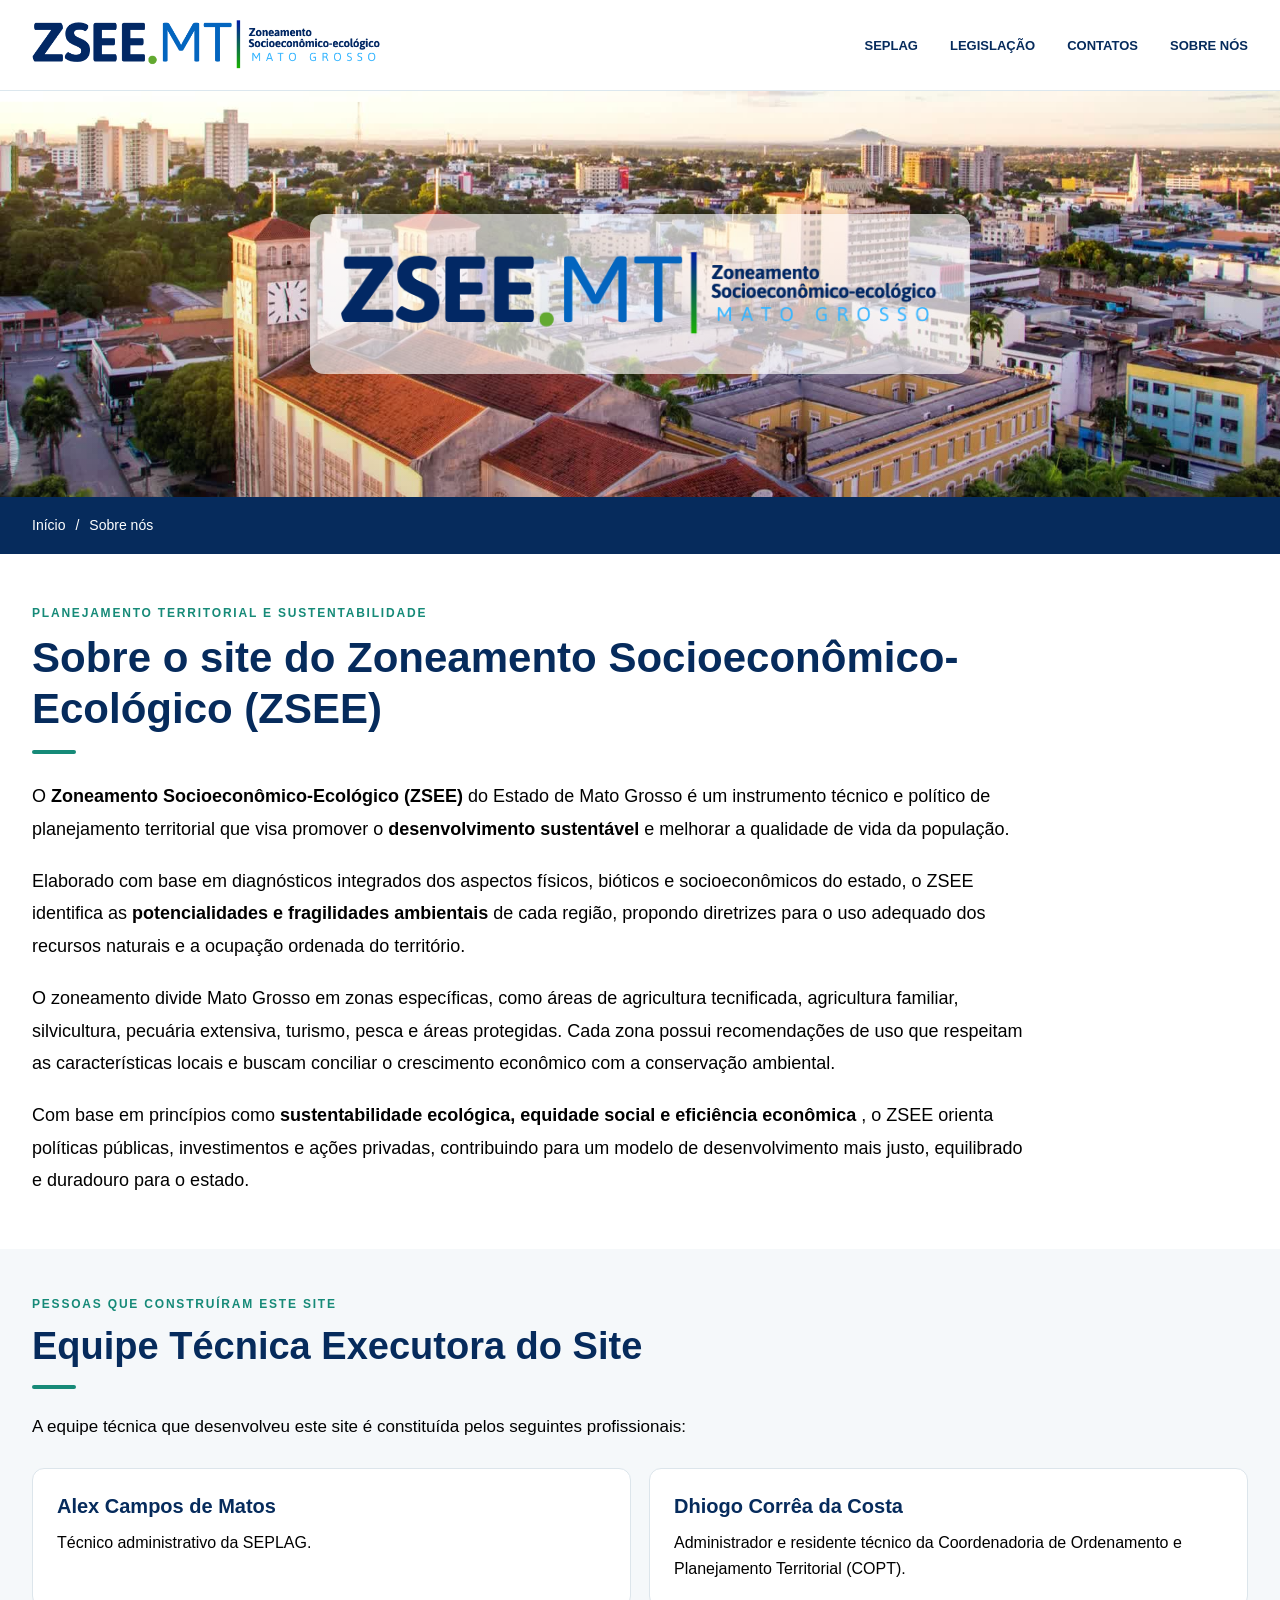
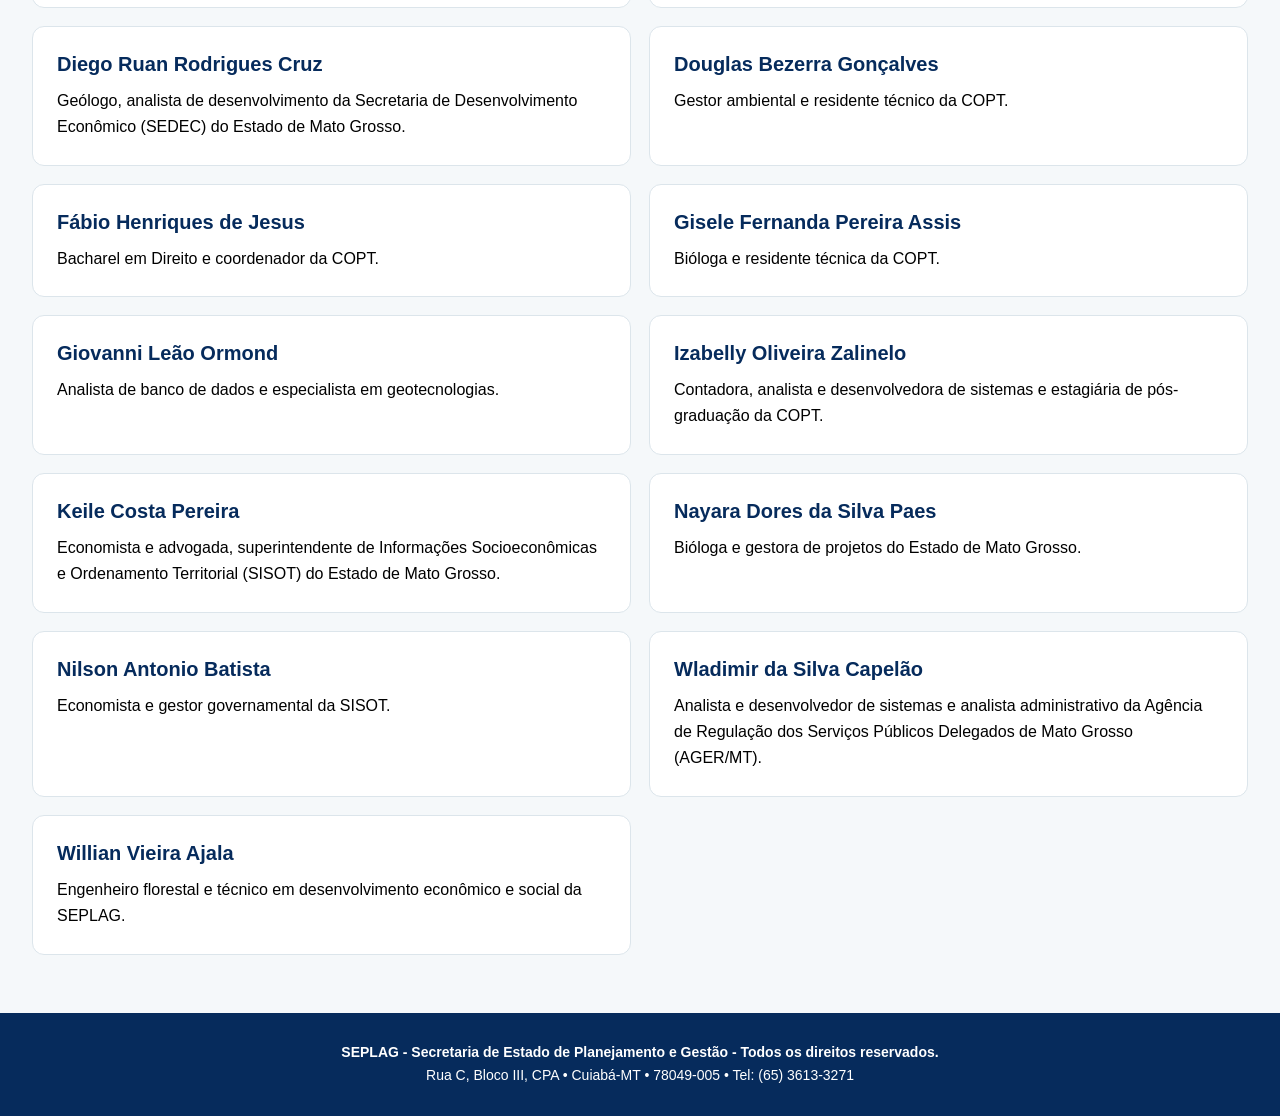
<file: zoneamento-organizado/paginas/sobre/sobre-nos.html>
<!DOCTYPE html>
<html lang="pt-BR">
<head>
  <meta charset="UTF-8">
  <meta name="viewport" content="width=device-width, initial-scale=1">

  <title>Sobre nós — ZSEE-MT</title>

  <meta
    name="description"
    content="Conheça o Zoneamento Socioeconômico-Ecológico de Mato Grosso e a equipe técnica responsável pelo desenvolvimento do site."
  >

  <style>
    :root {
      --navy: #062b5c;
      --green: #168a78;
      --line: #dce7ee;
      font-family: Arial, Helvetica, sans-serif;
      color: #000;
      background: #fff;
    }

    * {
      box-sizing: border-box;
    }

    body {
      margin: 0;
    }

    img {
      display: block;
      max-width: 100%;
      height: auto;
    }

    a {
      color: var(--navy);
      text-underline-offset: 3px;
    }

    button {
      font: inherit;
      cursor: pointer;
    }

    a,
    button {
      -webkit-tap-highlight-color: transparent;
    }

    a:focus-visible,
    button:focus-visible {
      outline: 3px solid var(--green);
      outline-offset: 4px;
    }

    svg {
      width: 30px;
      height: 30px;
      fill: none;
      stroke: currentColor;
      stroke-width: 1.7;
      stroke-linecap: round;
      stroke-linejoin: round;
      flex-shrink: 0;
    }

    .container {
      width: min(1240px, calc(100% - 64px));
      margin-inline: auto;
    }

    .skip {
      position: absolute;
      top: -100px;
      left: 16px;
      z-index: 30;
      padding: 12px;
      background: #fff;
    }

    .skip:focus {
      top: 10px;
    }

    /* Cabeçalho. */
    .header {
      background: #fff;
      border-bottom: 1px solid var(--line);
    }

    .header-inner {
      position: relative;
      display: flex;
      align-items: center;
      justify-content: space-between;
      gap: 24px;
      min-height: 90px;
    }

    .brand {
      display: block;
      width: 350px;
      min-width: 0;
      flex-shrink: 1;
    }

    .nav {
      display: flex;
      align-items: center;
      gap: 32px;
    }

    .nav a {
      padding: 16px 0;
      color: var(--navy);
      font-size: 13px;
      font-weight: 700;
      text-decoration: none;
    }

    .nav a:hover {
      color: var(--green);
    }

    .menu-toggle {
      display: none;
      width: 48px;
      height: 48px;
      flex-shrink: 0;
      border: 1px solid var(--line);
      border-radius: 8px;
      background: #fff;
      color: var(--navy);
    }

    .menu-toggle svg {
      display: block;
      margin: auto;
    }

    /* Capa com vídeo e logo. */
    .hero {
      position: relative;
      aspect-ratio: 1890 / 600;
      isolation: isolate;
      background: #c9e6e8 url("../../assets/imagens/capa.jpg")
        center / contain no-repeat;
    }

    .hero-video {
      position: absolute;
      inset: 0;
      z-index: -2;
      width: 100%;
      height: 100%;
      object-fit: contain;
      object-position: center;
    }

    .hero::after {
      position: absolute;
      inset: 0;
      z-index: -1;
      content: "";
      background: linear-gradient(
        0deg,
        rgba(4, 32, 64, 0.12),
        transparent 60%
      );
    }

    .hero-inner {
      position: absolute;
      inset: 0;
      display: flex;
      align-items: center;
      justify-content: center;
      padding-block: 32px;
    }

    .hero-logo {
      width: min(660px, 80%);
      padding: 24px 30px;
      border-radius: 14px;
      background: rgba(255, 255, 255, 0.65);
      box-shadow: 0 8px 32px #062b5c12;
    }

    .hero-logo img {
      width: 100%;
    }

    /* Caminho de navegação. */
    .breadcrumb {
      padding: 17px 0;
      background: var(--navy);
      color: #fff;
      font-size: 14px;
      line-height: 1.6;
    }

    .breadcrumb .container {
      display: flex;
      align-items: center;
      flex-wrap: wrap;
      gap: 10px;
      overflow-wrap: anywhere;
    }

    .breadcrumb a,
    .breadcrumb span {
      color: #fff;
    }

    .breadcrumb a {
      text-decoration: none;
    }

    .breadcrumb a:hover {
      text-decoration: underline;
    }

    /* Apresentação. */
    .about-section {
      padding: 52px 0;
    }

    .eyebrow {
      margin: 0 0 12px;
      color: var(--green);
      font-size: 12px;
      font-weight: 700;
      letter-spacing: 0.15em;
      text-transform: uppercase;
    }

    h1,
    h2 {
      color: var(--navy);
      line-height: 1.22;
      overflow-wrap: anywhere;
    }

    h1 {
      max-width: 950px;
      margin: 12px 0 26px;
      font-size: clamp(28px, 3.3vw, 42px);
    }

    h2 {
      margin: 0 0 24px;
      font-size: clamp(27px, 3vw, 38px);
    }

    h1::after,
    h2::after {
      display: block;
      width: 44px;
      height: 4px;
      margin-top: 16px;
      border-radius: 2px;
      background: var(--green);
      content: "";
    }

    .about-prose {
      max-width: 1000px;
    }

    .about-prose p {
      margin: 0 0 20px;
      color: #000;
      font-size: 18px;
      line-height: 1.8;
      overflow-wrap: anywhere;
    }

    .about-prose p:last-child {
      margin-bottom: 0;
    }

    .about-prose strong {
      color: #000;
    }

    /* Equipe técnica. */
    .team-section {
      padding: 48px 0 58px;
      background: #f5f8fa;
    }

    .team-intro {
      margin: 0;
      color: #000;
      font-size: 17px;
      line-height: 1.6;
    }

    .team-list {
      display: grid;
      grid-template-columns: repeat(2, minmax(0, 1fr));
      gap: 18px;
      margin: 28px 0 0;
      padding: 0;
      list-style: none;
    }

    .team-list li {
      min-width: 0;
      padding: 24px;
      border: 1px solid #dce5eb;
      border-radius: 12px;
      background: #fff;
    }

    .team-list h3 {
      margin: 0 0 10px;
      color: var(--navy);
      font-size: 20px;
      line-height: 1.35;
      overflow-wrap: anywhere;
    }

    .team-list p {
      margin: 0;
      color: #000;
      font-size: 16px;
      line-height: 1.65;
      overflow-wrap: anywhere;
    }

    /* Rodapé sem imagem, somente texto centralizado. */
    .footer {
      padding: 28px 20px;
      background: #062b5c;
      color: #fff;
      text-align: center;
    }

    .footer p {
      width: 100%;
      max-width: 1200px;
      margin: 0 auto;
      color: #fff;
      font-size: 14px;
      line-height: 1.7;
      text-align: center;
      overflow-wrap: anywhere;
    }

    .footer strong {
      color: #fff;
    }

    /* Tablets. */
    @media (max-width: 1000px) {
      .brand {
        width: 280px;
      }

      .nav {
        gap: 18px;
      }
    }

    /* Celulares. */
    @media (max-width: 760px) {
      .container {
        width: calc(100% - 36px);
      }

      .header-inner {
        min-height: 72px;
      }

      .brand {
        width: min(280px, calc(100% - 72px));
      }

      .menu-toggle {
        display: block;
      }

      .nav {
        position: absolute;
        top: calc(100% - 1px);
        right: -18px;
        left: -18px;
        z-index: 10;
        display: none;
        padding: 12px 24px 20px;
        border-bottom: 1px solid var(--line);
        background: #fff;
        box-shadow: 0 12px 20px #062b5c12;
      }

      .nav.open {
        display: flex;
        flex-direction: column;
        align-items: stretch;
        gap: 0;
      }

      .nav a {
        padding: 16px;
        border-bottom: 1px solid var(--line);
        font-size: 14px;
      }

      .hero {
        height: 260px;
        aspect-ratio: auto;
        background-size: cover;
        background-position: 45% top;
      }

      .hero-video {
        object-fit: cover;
        object-position: 45% top;
      }

      .hero-logo {
        width: 100%;
        padding: 18px 16px;
        border-radius: 10px;
      }

      .about-section {
        padding: 34px 0;
      }

      .about-prose p {
        font-size: 17px;
      }

      .team-section {
        padding: 34px 0;
      }

      .team-list {
        grid-template-columns: minmax(0, 1fr);
      }

      .team-list li {
        padding: 20px;
      }
    }

    @media (prefers-reduced-motion: reduce) {
      .hero-video {
        display: none;
      }
    }
  </style>
</head>

<body>
  <a class="skip" href="#conteudo">Ir para o conteúdo</a>

  <header class="header">
    <div class="container header-inner">
      <a
        class="brand"
        href="https://geodados.mt.gov.br/portal/apps/experiencebuilder/experience/?id=e1c86d6bca2d4fd8ab92141e2c3c7e5a&amp;draft=true"
        target="_blank"
        rel="noopener noreferrer"
        aria-label="ZSEE-MT — início"
      >
        <img
          src="../../assets/imagens/logo.png"
          width="636"
          height="103"
          alt="ZSEE-MT — Zoneamento Socioeconômico-Ecológico de Mato Grosso"
        >
      </a>

      <button
        class="menu-toggle"
        type="button"
        aria-controls="main-nav"
        aria-expanded="false"
        aria-label="Abrir menu"
      >
        <svg viewBox="0 0 24 24" aria-hidden="true">
          <path d="M3 6h18M3 12h18M3 18h18"/>
        </svg>
      </button>

      <nav class="nav" id="main-nav" aria-label="Menu principal">
        <a
          href="https://www.seplag.mt.gov.br/"
          target="_blank"
          rel="noopener noreferrer"
        >SEPLAG</a>

        <a
          href="https://iframe.leisestaduais.com.br/mt?origin=instituicao"
          target="_blank"
          rel="noopener noreferrer"
        >LEGISLAÇÃO</a>

        <a
          href="https://www.seplag.mt.gov.br/atendimento"
          target="_blank"
          rel="noopener noreferrer"
        >CONTATOS</a>

        <a
          href="https://geodados.mt.gov.br/portal/apps/experiencebuilder/experience/?id=e1c86d6bca2d4fd8ab92141e2c3c7e5a&amp;page=Sobre&amp;views=Exibir-7"
          target="_blank"
          rel="noopener noreferrer"
        >SOBRE NÓS</a>
      </nav>
    </div>
  </header>

  <section class="hero" aria-label="ZSEE-MT">
    <video
      class="hero-video"
      poster="../../assets/imagens/capa.jpg"
      autoplay
      muted
      loop
      playsinline
      preload="none"
      aria-hidden="true"
      disablepictureinpicture
    ></video>

    <div class="container hero-inner">
      <div class="hero-logo">
        <img
          src="../../assets/imagens/logo.png"
          width="636"
          height="103"
          alt="ZSEE-MT — Zoneamento Socioeconômico-Ecológico de Mato Grosso"
        >
      </div>
    </div>
  </section>

  <nav class="breadcrumb" aria-label="Localização">
    <div class="container">
      <a
        href="https://geodados.mt.gov.br/portal/apps/experiencebuilder/experience/?id=e1c86d6bca2d4fd8ab92141e2c3c7e5a&amp;draft=true"
        target="_blank"
        rel="noopener noreferrer"
      >Início</a>

      <span aria-hidden="true">/</span>

      <span aria-current="page">Sobre nós</span>
    </div>
  </nav>

  <main id="conteudo">
    <section class="about-section">
      <div class="container">
        <p class="eyebrow">
          Planejamento territorial e sustentabilidade
        </p>

        <h1>
          Sobre o site do Zoneamento Socioeconômico-Ecológico (ZSEE)
        </h1>

        <div class="about-prose">
          <p>
            O <strong>Zoneamento Socioeconômico-Ecológico (ZSEE)</strong>
            do Estado de Mato Grosso é um instrumento técnico e político
            de planejamento territorial que visa promover o
            <strong>desenvolvimento sustentável</strong>
            e melhorar a qualidade de vida da população.
          </p>

          <p>
            Elaborado com base em diagnósticos integrados dos aspectos
            físicos, bióticos e socioeconômicos do estado, o ZSEE identifica
            as <strong>potencialidades e fragilidades ambientais</strong>
            de cada região, propondo diretrizes para o uso adequado dos
            recursos naturais e a ocupação ordenada do território.
          </p>

          <p>
            O zoneamento divide Mato Grosso em zonas específicas, como
            áreas de agricultura tecnificada, agricultura familiar,
            silvicultura, pecuária extensiva, turismo, pesca e áreas
            protegidas. Cada zona possui recomendações de uso que respeitam
            as características locais e buscam conciliar o crescimento
            econômico com a conservação ambiental.
          </p>

          <p>
            Com base em princípios como
            <strong>
              sustentabilidade ecológica, equidade social e eficiência
              econômica
            </strong>,
            o ZSEE orienta políticas públicas, investimentos e ações
            privadas, contribuindo para um modelo de desenvolvimento
            mais justo, equilibrado e duradouro para o estado.
          </p>
        </div>
      </div>
    </section>

    <section class="team-section" aria-labelledby="team-title">
      <div class="container">
        <p class="eyebrow">Pessoas que construíram este site</p>

        <h2 id="team-title">Equipe Técnica Executora do Site</h2>

        <p class="team-intro">
          A equipe técnica que desenvolveu este site é constituída
          pelos seguintes profissionais:
        </p>

        <ul class="team-list">
          <li>
            <h3>Alex Campos de Matos</h3>
            <p>Técnico administrativo da SEPLAG.</p>
          </li>

          <li>
            <h3>Dhiogo Corrêa da Costa</h3>
            <p>
              Administrador e residente técnico da Coordenadoria
              de Ordenamento e Planejamento Territorial (COPT).
            </p>
          </li>

          <li>
            <h3>Diego Ruan Rodrigues Cruz</h3>
            <p>
              Geólogo, analista de desenvolvimento da Secretaria
              de Desenvolvimento Econômico (SEDEC) do Estado
              de Mato Grosso.
            </p>
          </li>

          <li>
            <h3>Douglas Bezerra Gonçalves</h3>
            <p>Gestor ambiental e residente técnico da COPT.</p>
          </li>

          <li>
            <h3>Fábio Henriques de Jesus</h3>
            <p>Bacharel em Direito e coordenador da COPT.</p>
          </li>

          <li>
            <h3>Gisele Fernanda Pereira Assis</h3>
            <p>Bióloga e residente técnica da COPT.</p>
          </li>

          <li>
            <h3>Giovanni Leão Ormond</h3>
            <p>
              Analista de banco de dados e especialista em geotecnologias.
            </p>
          </li>

          <li>
            <h3>Izabelly Oliveira Zalinelo</h3>
            <p>
              Contadora, analista e desenvolvedora de sistemas
              e estagiária de pós-graduação da COPT.
            </p>
          </li>

          <li>
            <h3>Keile Costa Pereira</h3>
            <p>
              Economista e advogada, superintendente de Informações
              Socioeconômicas e Ordenamento Territorial (SISOT)
              do Estado de Mato Grosso.
            </p>
          </li>

          <li>
            <h3>Nayara Dores da Silva Paes</h3>
            <p>
              Bióloga e gestora de projetos do Estado de Mato Grosso.
            </p>
          </li>

          <li>
            <h3>Nilson Antonio Batista</h3>
            <p>Economista e gestor governamental da SISOT.</p>
          </li>

          <li>
            <h3>Wladimir da Silva Capelão</h3>
            <p>
              Analista e desenvolvedor de sistemas e analista
              administrativo da Agência de Regulação dos Serviços
              Públicos Delegados de Mato Grosso (AGER/MT).
            </p>
          </li>

          <li>
            <h3>Willian Vieira Ajala</h3>
            <p>
              Engenheiro florestal e técnico em desenvolvimento
              econômico e social da SEPLAG.
            </p>
          </li>
        </ul>
      </div>
    </section>
  </main>

  <!-- Rodapé somente com texto, sem imagem da SEPLAG. -->
  <footer class="footer">
    <p>
      <strong>
        SEPLAG - Secretaria de Estado de Planejamento e Gestão -
        Todos os direitos reservados.
      </strong>
      <br>
      Rua C, Bloco III, CPA • Cuiabá-MT • 78049-005 •
      Tel: (65) 3613-3271
    </p>
  </footer>

  <script>
    /* Menu responsivo. */
    const menuButton = document.querySelector('.menu-toggle');
    const navigation = document.querySelector('.nav');

    function closeMenu() {
      navigation.classList.remove('open');
      menuButton.setAttribute('aria-expanded', 'false');
      menuButton.setAttribute('aria-label', 'Abrir menu');
    }

    menuButton.addEventListener('click', () => {
      const open = menuButton.getAttribute('aria-expanded') !== 'true';

      navigation.classList.toggle('open', open);
      menuButton.setAttribute('aria-expanded', String(open));

      menuButton.setAttribute(
        'aria-label',
        open ? 'Fechar menu' : 'Abrir menu'
      );
    });

    document.addEventListener('keydown', event => {
      if (
        event.key === 'Escape' &&
        menuButton.getAttribute('aria-expanded') === 'true'
      ) {
        closeMenu();
        menuButton.focus();
      }
    });

    document.addEventListener('click', event => {
      if (!event.target.closest('.header')) {
        closeMenu();
      }
    });

    navigation.addEventListener('click', event => {
      if (event.target.closest('a')) {
        closeMenu();
      }
    });

    matchMedia('(min-width:761px)').addEventListener(
      'change',
      closeMenu
    );

    /* Vídeo da capa para computador e celular. */
    const video = document.querySelector('.hero-video');
    const hero = document.querySelector('.hero');
    const mobileScreen = matchMedia('(max-width:760px)');
    const reducedMotion = matchMedia(
      '(prefers-reduced-motion:reduce)'
    );

    let activeSource = '';

    function updateVideo() {
      const mobile = mobileScreen.matches;

      const poster = mobile
        ? '../../assets/imagens/capa-celular.jpg'
        : '../../assets/imagens/capa.jpg';

      video.poster = poster;
      hero.style.backgroundImage = 'url("' + poster + '")';

      if (reducedMotion.matches) {
        video.pause();
        return;
      }

      const source = mobile
        ? '../../assets/videos/capa-celular.mp4'
        : '../../assets/videos/capa.mp4';

      video.muted = true;
      video.defaultMuted = true;
      video.autoplay = true;
      video.loop = true;
      video.playsInline = true;

      if (activeSource !== source) {
        video.pause();
        video.src = source;
        activeSource = source;
        video.load();
      }

      video.play().catch(() => {
        /* Mantém a imagem de capa se o autoplay for bloqueado. */
      });
    }

    mobileScreen.addEventListener('change', updateVideo);
    reducedMotion.addEventListener('change', updateVideo);

    updateVideo();
  </script>
</body>
</html>
</file>
<file: zoneamento-organizado/assets/css/site.css>
:root{--navy:#062b5c;--blue:#086cb3;--green:#168a78;--ink:#26394d;--muted:#596c7d;--surface:#f2f7fa;--line:#dce7ee;font-family:Arial,Helvetica,sans-serif;color:var(--ink);background:#fff}
*{box-sizing:border-box}html{scroll-behavior:smooth}body{margin:0}button,a{-webkit-tap-highlight-color:transparent}button{font:inherit;cursor:pointer}a{color:var(--navy);text-underline-offset:3px}button:focus-visible,a:focus-visible,summary:focus-visible,[tabindex]:focus-visible{outline:3px solid var(--green);outline-offset:5px}img{max-width:100%;height:auto;display:block}svg{width:30px;height:30px;fill:none;stroke:currentColor;stroke-width:1.7;stroke-linecap:round;stroke-linejoin:round;flex-shrink:0}[hidden]{display:none!important}.container{width:min(1240px,calc(100% - 64px));margin:auto}.skip{position:absolute;top:-100px;left:16px;background:#fff;padding:12px;z-index:20}.skip:focus{top:10px}.header{background:white;border-bottom:1px solid var(--line)}.header-inner{display:flex;align-items:center;justify-content:space-between;gap:24px;min-height:100px;position:relative}.brand{width:350px;flex-shrink:1}.nav{display:flex;gap:32px;align-items:center}.nav a{font-size:13px;font-weight:700;text-decoration:none;padding:16px 0}.nav a:hover{color:var(--green)}.menu-toggle{display:none;width:48px;height:48px;border:1px solid var(--line);background:#fff;border-radius:8px;color:var(--navy)}.menu-toggle svg{margin:auto}.hero{position:relative;min-height:400px;height:clamp(340px,36vw,530px);isolation:isolate;background:#c9e6e8 url('../imagens/capa.jpg') center/cover}.hero-video{position:absolute;inset:0;width:100%;height:100%;object-fit:cover;object-position:center;z-index:-2}.hero:after{content:'';position:absolute;inset:0;background:linear-gradient(0deg,rgba(4,32,64,.12),transparent 60%);z-index:-1}.hero-inner{height:100%;display:flex;align-items:center;justify-content:center;padding:32px 0}.hero-logo{width:min(660px,80%);padding:24px 30px;background:rgba(255,255,255,.87);border-radius:14px;box-shadow:0 8px 32px #062b5c12;backdrop-filter:blur(3px)}.video-control{position:absolute;bottom:16px;right:24px;background:#fff;border:1px solid var(--line);border-radius:24px;padding:10px 16px;color:var(--navy);font-size:13px;min-height:44px}.access-band{background:var(--navy);padding:20px 0}.access-grid{display:grid;grid-template-columns:repeat(4,minmax(0,1fr));gap:16px}.access-card{display:flex;align-items:center;gap:14px;min-height:98px;padding:20px;border-radius:14px;background:white;color:var(--navy);border:0;box-shadow:0 4px 12px #001b3829;text-align:left;font-size:15px;font-weight:700;line-height:1.4;text-decoration:none;transition:transform .2s}.access-card:hover{transform:translateY(-3px)}.access-card .arrow{margin-left:auto;width:18px;height:18px}.section{padding:66px 0}.eyebrow{text-transform:uppercase;letter-spacing:.15em;color:var(--green);font-size:12px;font-weight:700;margin:0 0 12px}h1,h2,h3{color:var(--navy)}h1,h2{font-size:clamp(27px,3vw,38px);line-height:1.2;margin:0 0 24px;letter-spacing:-.025em}h1:after,h2:after{content:'';display:block;width:44px;height:4px;background:var(--green);margin-top:16px;border-radius:2px}.presentation-grid{display:grid;grid-template-columns:1.15fr 1fr;gap:52px;align-items:center}.prose p{font-size:16px;line-height:1.8;margin:0 0 18px}.prose p:last-child{margin-bottom:0}.prose a{font-weight:700}.flowchart{margin:0}.flowchart img{width:100%;max-width:560px;margin:auto}.flowchart figcaption{font-size:13px;line-height:1.6;color:var(--muted);margin:18px 0 0;text-align:center}.history{background:var(--surface);border-block:1px solid var(--line)}.history-header{display:flex;align-items:flex-end;justify-content:space-between;gap:24px;margin-bottom:30px}.history-header h2{max-width:720px;margin-bottom:12px}.history-header p{color:var(--muted);line-height:1.6;margin:0;max-width:720px}.controls{display:flex;gap:10px;flex-shrink:0}.round-button{width:48px;height:48px;background:white;border:1px solid #b8cbd9;border-radius:50%;color:var(--navy);display:grid;place-items:center}.round-button svg{width:22px;height:22px}.round-button:disabled{opacity:.35;cursor:default}.timeline{display:flex;gap:24px;overflow-x:auto;scroll-snap-type:x mandatory;scroll-padding-left:0;overscroll-behavior-x:contain;padding:8px 4px 24px;scrollbar-width:thin;scrollbar-color:#93afc4 transparent}.event{flex:0 0 calc((100% - 48px)/3);min-width:0;scroll-snap-align:start;position:relative;padding-top:12px}.year{font-size:27px;font-weight:800;color:var(--navy);margin-bottom:20px;display:block}.event:before{content:'';position:absolute;top:62px;left:0;right:-24px;height:2px;background:#b9cddc}.event:after{content:'';position:absolute;top:56px;left:0;width:14px;height:14px;background:var(--green);border:3px solid var(--surface);outline:2px solid var(--green);border-radius:50%}.event-card{background:#fff;border:1px solid var(--line);border-radius:12px;padding:24px;margin-top:32px;box-shadow:0 6px 20px #062b5c07;min-height:240px;overflow-wrap:anywhere}.event-card p{font-size:15px;line-height:1.75;margin:0}.event-card p+p{margin-top:14px}.law{font-weight:700}.timeline-status{margin-top:12px;color:var(--muted);font-size:13px;line-height:1.5}.structure-intro{max-width:900px}.groups{margin-top:30px}details{border:1px solid var(--line);border-radius:12px;margin-top:12px;overflow:hidden}summary{padding:20px 24px;color:var(--navy);font-weight:700;cursor:pointer;line-height:1.5;background:var(--surface)}.group-content{padding:24px}.entity-grid{display:grid;grid-template-columns:repeat(3,minmax(0,1fr));gap:16px}.entity-card{border:1px solid var(--line);border-radius:10px;padding:18px;display:flex;gap:16px;align-items:center;min-width:0}.logo-wrap{width:64px;flex-shrink:0}.logo-wrap img{max-height:64px;object-fit:contain;margin:auto}.entity-info{min-width:0;overflow-wrap:anywhere}.entity-info h3{font-size:15px;line-height:1.4;margin:0 0 5px}.entity-info p{font-size:13px;line-height:1.5;margin:0}.no-logo{font-size:12px;color:var(--muted)}.footer{background:var(--navy);color:white;padding:32px 0}.footer-inner{display:flex;justify-content:space-between;gap:24px;align-items:center}.footer-logo{width:150px;border-radius:4px}.footer p{font-size:13px;line-height:1.7;margin:0}.footer a{color:white}dialog{border:1px solid var(--line);border-radius:14px;padding:28px;max-width:min(460px,calc(100% - 32px));color:var(--ink)}dialog::backdrop{background:#062b5c66}dialog h2{font-size:24px}dialog p{line-height:1.6}.dialog-close{background:var(--navy);color:#fff;border:0;border-radius:8px;min-height:44px;padding:12px 20px}.video-control:disabled{display:none}
@media(max-width:1000px){.nav{gap:18px}.brand{width:280px}.presentation-grid{gap:30px;grid-template-columns:1fr 1fr}.access-card{padding:16px;gap:10px;font-size:14px}.entity-grid{grid-template-columns:repeat(2,minmax(0,1fr))}.event{flex-basis:calc((100% - 24px)/2)}}
@media(max-width:760px){.container{width:calc(100% - 36px)}.header-inner{min-height:78px}.brand{width:min(280px,calc(100% - 72px))}.menu-toggle{display:block;flex-shrink:0}.nav{display:none;position:absolute;top:calc(100% - 1px);left:-18px;right:-18px;background:#fff;padding:12px 24px 20px;z-index:10;border-bottom:1px solid var(--line);box-shadow:0 12px 20px #062b5c12}.nav.open{display:flex;flex-direction:column;align-items:stretch;gap:0}.nav a{padding:16px;border-bottom:1px solid var(--line);font-size:14px}.hero{height:360px;min-height:0}.hero-logo{width:100%;padding:18px 16px;border-radius:10px}.video-control{bottom:12px;right:18px}.access-band{padding:16px 0}.access-grid{grid-template-columns:repeat(2,minmax(0,1fr));gap:12px}.access-card{min-height:108px;flex-wrap:wrap;align-content:center;position:relative;padding:16px;font-size:14px;gap:10px}.access-card>svg:first-child{width:26px;height:26px}.access-card>span{flex-basis:100%}.access-card .arrow{position:absolute;right:12px;top:20px}.section{padding:42px 0}.presentation-grid{grid-template-columns:1fr;gap:30px}.prose p{line-height:1.75}.flowchart{max-width:540px;margin:auto}.history-header{align-items:flex-start;flex-direction:column;gap:20px}.controls{align-self:flex-end}.event{flex-basis:100%}.event-card{min-height:0;padding:22px}.history-header h2{font-size:28px}.entity-grid{grid-template-columns:1fr}.group-content{padding:16px}summary{padding:18px}.footer-inner{flex-direction:column;align-items:flex-start}.hero-video{object-position:50% center}.footer-logo{width:130px}}
@media(prefers-reduced-motion:reduce){html{scroll-behavior:auto}*{transition:none!important}.hero-video{display:none}}

/* Refinamentos solicitados */
:root{--ink:#3b3b3b;--muted:#555;}
body,h1,h2,h3,strong,a,.year,.eyebrow,.nav a,.access-card,.round-button,.menu-toggle,summary,.entity-info h3,.timeline-status,.flowchart figcaption{color:#3b3b3b}
.header-inner{min-height:90px}
.hero-logo{background:rgba(255,255,255,.65);backdrop-filter:none}
.hero-video{object-position:center top}
.hero{background-position:center top}
.access-card{font-size:17px}
.carousel-shell{display:grid;grid-template-columns:48px minmax(0,1fr) 48px;gap:18px;align-items:center}
.timeline{min-width:0;position:relative;padding:4px 2px 16px;scrollbar-width:none}
.timeline::-webkit-scrollbar{display:none}
.event{padding-top:0;display:flex;flex-direction:column}
.year{margin:0;font-size:27px;line-height:36px;height:36px}
.event:before{top:52px}
.event:after{top:46px}
.event-card{margin-top:36px;flex:1;min-height:250px}
.history-header{margin-bottom:30px}
.sr-only{position:absolute;width:1px;height:1px;padding:0;margin:-1px;overflow:hidden;clip:rect(0,0,0,0);white-space:nowrap;border:0}
.footer{background:#edf2f5;color:#3b3b3b;border-top:1px solid var(--line)}
.footer a,.footer p{color:#3b3b3b}
.footer-logo{width:300px;max-width:35%;border-radius:0}
.footer-inner{justify-content:flex-start;gap:42px}
.footer p{font-size:14px}
@media(max-width:1000px){.access-card{font-size:16px}.carousel-shell{gap:12px}.footer-inner{gap:24px}}
@media(max-width:760px){.header-inner{min-height:72px}.hero-video{object-position:45% top}.access-card{font-size:16px}.carousel-shell{grid-template-columns:40px minmax(0,1fr) 40px;gap:8px}.carousel-shell .round-button{width:40px;height:44px}.event-card{padding:18px;min-height:0}.footer-logo{width:280px;max-width:100%}.footer-inner{align-items:flex-start}.hero{background-position:45% top}}

.footer-logo{background:#062b5c;padding:10px;border-radius:4px}

/* Texto preto nas áreas claras; rodapé institucional azul-escuro. */
:root{--ink:#000;--muted:#000}
body,h1,h2,h3,strong,a,.year,.eyebrow,.nav a,.access-card,summary,.entity-info h3,.entity-info p,.prose p,.history-header p,.timeline-status,.flowchart figcaption,.no-logo{color:#000}
.footer{background:#062b5c;color:#fff;border-top:0}
.footer p,.footer strong,.footer a{color:#fff}
.footer-logo{background:transparent;padding:0;border-radius:0}

/* Preservar a paleta original; substituir somente textos cinza. */
:root{--ink:#000;--muted:#000}
body,.prose p,.event-card p,.history-header p,.entity-info p,.timeline-status,.flowchart figcaption,.no-logo{color:#000}
h1,h2,h3,strong,a,.year,.nav a,.access-card,.round-button,.menu-toggle,summary,.entity-info h3{color:var(--navy)}
.eyebrow{color:var(--green)}
.footer{background:var(--navy);color:#fff}
.footer p,.footer strong,.footer a{color:#fff}

/* Novo vídeo: 1890 x 600, exibido inteiro sem deformação. */
.hero{height:auto;min-height:0;aspect-ratio:1890 / 600;background-size:contain;background-position:center;background-repeat:no-repeat;}
.hero-video{object-fit:contain;object-position:center;}
.hero-inner{position:absolute;inset:0;}
@media(max-width:760px){.hero{height:auto;min-height:0;aspect-ratio:1890 / 600;}.hero-logo{width:min(440px,88%);padding:10px 12px;}.hero-inner{padding:10px 0;}}

/* Celular: vídeo anterior e enquadramento aprovado. */
@media(max-width:760px){
 .hero{height:360px;min-height:0;aspect-ratio:auto;background-size:cover;background-position:45% top;}
 .hero-video{object-fit:cover;object-position:45% top;}
 .hero-logo{width:100%;padding:18px 16px;}
 .hero-inner{padding:32px 0;}
}
</file>
